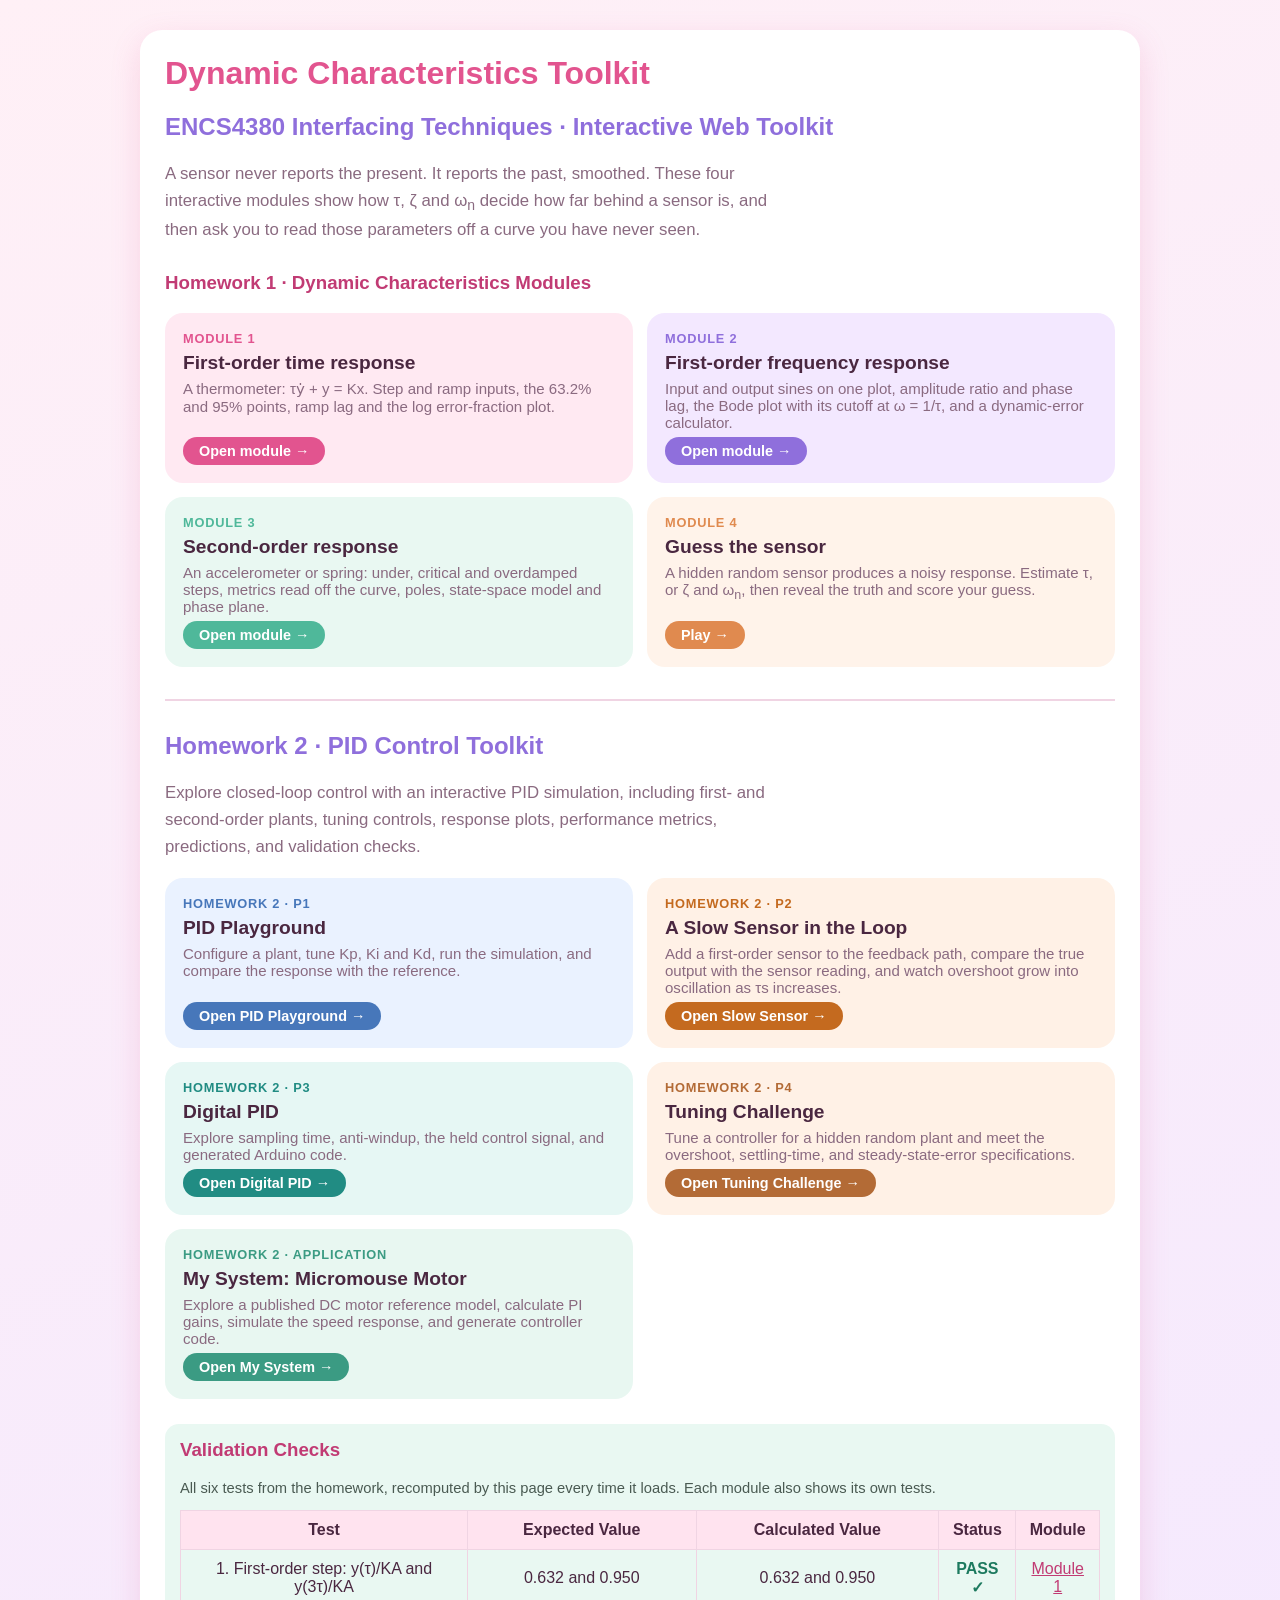
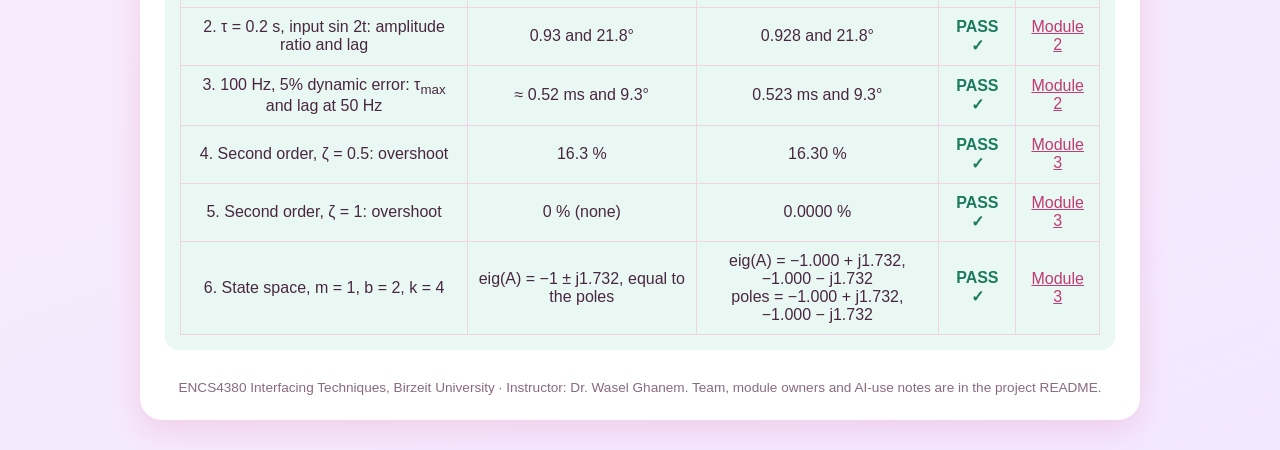
<file: index.html>
<!DOCTYPE html>
<html lang="en">

<head>
    <meta charset="UTF-8">
    <meta name="viewport" content="width=device-width, initial-scale=1.0">

    <title>Dynamic Characteristics Toolkit | ENCS4380</title>

    <style>
        /* ---------- Shared toolkit design (Module 2 style) ---------- */
        * { box-sizing: border-box; }

        body {
            font-family: "Segoe UI", Arial, sans-serif;
            margin: 0;
            padding: 30px 12px;
            color: #4a2740;
            background: linear-gradient(160deg, #fff0f6, #f3e8ff);
            min-height: 100vh;
        }

        .container {
            max-width: 1000px;
            margin: auto;
            background-color: white;
            padding: 25px;
            border-radius: 22px;
            box-shadow: 0 10px 30px rgba(226, 84, 143, 0.18);
        }

        h1 { color: #e2548f; margin-top: 0; }
        h2 { color: #8f6fdc; }
        h3 { margin-top: 0; color: #c13b74; }

        a { color: #c13b74; }

        .crumbs {
            font-size: 0.9rem;
            color: #8a6a80;
            margin: 0 0 8px;
        }

        .control { margin-bottom: 20px; }

        label { font-weight: bold; }

        input[type="range"] {
            width: 260px;
            max-width: 60%;
            accent-color: #e2548f;
            vertical-align: middle;
        }

        .value {
            font-weight: bold;
            color: #e2548f;
        }

        .infoBox {
            background-color: #f3e8ff;
            padding: 15px;
            margin-top: 15px;
            border-radius: 14px;
            line-height: 1.8;
        }

        .predictBox {
            background-color: #ffe9f2;
            border: 2px dashed #f7b6d2;
            padding: 15px;
            margin-top: 25px;
            border-radius: 14px;
        }

        .calcBox {
            background-color: #fff3ea;
            padding: 15px;
            margin-top: 25px;
            border-radius: 14px;
        }

        .validationBox {
            background-color: #e9f8f2;
            padding: 15px;
            margin-top: 25px;
            border-radius: 14px;
        }

        button {
            padding: 8px 18px;
            cursor: pointer;
            margin-top: 10px;
            border: none;
            border-radius: 999px;
            background-color: #e2548f;
            color: white;
            font-weight: bold;
            font-family: inherit;
        }

        button:hover { background-color: #c13b74; }

        input[type="text"],
        input[type="number"],
        select {
            padding: 7px;
            border: 2px solid #f0d4e3;
            border-radius: 10px;
            font-family: inherit;
            color: #4a2740;
            background: white;
        }

        input[type="text"] { width: 300px; max-width: 90%; }
        input[type="number"] { width: 110px; }

        .tableWrap { overflow-x: auto; }

        table {
            width: 100%;
            border-collapse: collapse;
            margin-top: 10px;
        }

        th, td {
            border: 1px solid #f0d4e3;
            padding: 10px;
            text-align: center;
        }

        th { background-color: #ffe3ef; }

        .pass { color: #1d7a5f; font-weight: bold; }
        .fail { color: #b3263f; font-weight: bold; }

        footer {
            margin-top: 30px;
            font-size: 0.85rem;
            color: #8a6a80;
            text-align: center;
        }

        @media (max-width: 600px) {
            body { padding: 0; }
            .container { border-radius: 0; padding: 16px; }
            input[type="range"] { width: 100%; max-width: 100%; }
        }

        /* ---------- Home page ---------- */
        .lede { max-width: 66ch; color: #8a6a80; font-size: 1.05rem; line-height: 1.6; }
        .cards { display: grid; grid-template-columns: repeat(2, minmax(0, 1fr)); gap: 14px; }
        @media (max-width: 700px) { .cards { grid-template-columns: 1fr; } }
        .card {
            display: flex; flex-direction: column; gap: 6px; text-decoration: none; color: #4a2740;
            background: var(--bg); border-radius: 18px; padding: 18px;
            transition: transform .15s, box-shadow .15s;
        }
        .card:hover { transform: translateY(-2px); box-shadow: 0 8px 20px rgba(226, 84, 143, 0.18); }
        .card .num { font-size: .8rem; font-weight: bold; letter-spacing: .06em; color: var(--c); }
        .card h3 { margin: 0; color: #4a2740; font-size: 1.2rem; }
        .card p { margin: 0; color: #8a6a80; font-size: .94rem; }
        .card .go {
            align-self: flex-start; margin-top: auto; padding: 6px 16px; border-radius: 999px;
            background: var(--c); color: white; font-weight: bold; font-size: .9rem;
        }
        .validationBox p { margin: 0 0 4px; color: #4a5a52; font-size: .92rem; }
        @media (prefers-reduced-motion: reduce) { * { transition: none !important; } }
    </style>
</head>

<body>

<div class="container">

    <h1>Dynamic Characteristics Toolkit</h1>

    <h2>ENCS4380 Interfacing Techniques · Interactive Web Toolkit</h2>

    <p class="lede">
        A sensor never reports the present. It reports the past, smoothed.
        These four interactive modules show how τ, ζ and ω<sub>n</sub> decide how far behind a sensor is,
        and then ask you to read those parameters off a curve you have never seen.
    </p>


    <!-- Modules -->

    <h3 style="margin-top: 28px;">Homework 1 · Dynamic Characteristics Modules</h3>

    <div class="cards">
        <a class="card" href="module1.html" style="--c:#e2548f; --bg:#ffe9f2">
            <span class="num">MODULE 1</span>
            <h3>First-order time response</h3>
            <p>A thermometer: τẏ + y = Kx. Step and ramp inputs, the 63.2% and 95% points, ramp lag and the log error-fraction plot.</p>
            <span class="go">Open module →</span>
        </a>
        <a class="card" href="module2.html" style="--c:#8f6fdc; --bg:#f3e8ff">
            <span class="num">MODULE 2</span>
            <h3>First-order frequency response</h3>
            <p>Input and output sines on one plot, amplitude ratio and phase lag, the Bode plot with its cutoff at ω = 1/τ, and a dynamic-error calculator.</p>
            <span class="go">Open module →</span>
        </a>
        <a class="card" href="Module3.html" style="--c:#4fb89a; --bg:#e9f8f2">
            <span class="num">MODULE 3</span>
            <h3>Second-order response</h3>
            <p>An accelerometer or spring: under, critical and overdamped steps, metrics read off the curve, poles, state-space model and phase plane.</p>
            <span class="go">Open module →</span>
        </a>
        <a class="card" href="module4.html" style="--c:#e08a4f; --bg:#fff3ea">
            <span class="num">MODULE 4</span>
            <h3>Guess the sensor</h3>
            <p>A hidden random sensor produces a noisy response. Estimate τ, or ζ and ω<sub>n</sub>, then reveal the truth and score your guess.</p>
            <span class="go">Play →</span>
        </a>
    </div>


   <!-- Homework 2: PID Control -->
    <section aria-labelledby="hw2-title" style="margin-top:32px;padding-top:12px;border-top:2px solid #f0d4e3;">
        <h2 id="hw2-title">Homework 2 · PID Control Toolkit</h2>
        <p class="lede">Explore closed-loop control with an interactive PID simulation, including first- and second-order plants, tuning controls, response plots, performance metrics, predictions, and validation checks.</p>
        <div class="cards">
            <a class="card" href="pid-playground.html" style="--c:#4777ba;--bg:#eaf2ff;">
                <span class="num">HOMEWORK 2 · P1</span>
                <h3>PID Playground</h3>
                <p>Configure a plant, tune Kp, Ki and Kd, run the simulation, and compare the response with the reference.</p>
                <span class="go">Open PID Playground →</span>
            </a>
            <a class="card" href="pid-slow-sensor.html" style="--c:#c46a1f;--bg:#fff1e6;">
                <span class="num">HOMEWORK 2 · P2</span>
                <h3>A Slow Sensor in the Loop</h3>
                <p>Add a first-order sensor to the feedback path, compare the true output with the sensor reading, and watch overshoot grow into oscillation as τs increases.</p>
                <span class="go">Open Slow Sensor →</span>
            </a>
            <a class="card" href="pid-digital.html" style="--c:#218c83;--bg:#e6f7f4;">
                <span class="num">HOMEWORK 2 · P3</span>
                <h3>Digital PID</h3>
                <p>Explore sampling time, anti-windup, the held control signal, and generated Arduino code.</p>
                <span class="go">Open Digital PID →</span>
            </a>
            <a class="card" href="pid-tuning-challenge.html" style="--c:#b36b36;--bg:#fff1e6;">
                <span class="num">HOMEWORK 2 · P4</span>
                <h3>Tuning Challenge</h3>
                <p>Tune a controller for a hidden random plant and meet the overshoot, settling-time, and steady-state-error specifications.</p>
                <span class="go">Open Tuning Challenge →</span>
            </a>
            <a class="card" href="my-system.html" style="--c:#3b9b83;--bg:#e8f7f1;">
                <span class="num">HOMEWORK 2 · APPLICATION</span>
                <h3>My System: Micromouse Motor</h3>
                <p>Explore a published DC motor reference model, calculate PI gains, simulate the speed response, and generate controller code.</p>
                <span class="go">Open My System →</span>
            </a>
        </div>
    </section>

    <!-- Validation -->

    <div class="validationBox">

        <h3>Validation Checks</h3>

        <p>All six tests from the homework, recomputed by this page every time it loads. Each module also shows its own tests.</p>

        <div class="tableWrap">
            <table>
                <thead>
                    <tr><th>Test</th><th>Expected Value</th><th>Calculated Value</th><th>Status</th><th>Module</th></tr>
                </thead>
                <tbody id="valBody"></tbody>
            </table>
        </div>

    </div>

    <footer>
        ENCS4380 Interfacing Techniques, Birzeit University · Instructor: Dr. Wasel Ghanem.
        Team, module owners and AI-use notes are in the project README.
    </footer>

</div>

<script>
"use strict";
const fmt = (v, d = 3) => v.toFixed(d).replace("-", "−");

/* Test 1: first-order step y(t) = K(1 - e^(-t/τ)), read off a sampled curve */
function firstStep(t, K, tau){ return K * (1 - Math.exp(-t / tau)); }
function sampleAt(fn, tEnd, N, tq){
  const h = tEnd / N;
  const i = Math.floor(tq / h), t0 = i * h;
  const y0 = fn(t0), y1 = fn(t0 + h);
  return y0 + (y1 - y0) * (tq - t0) / h;
}

/* Test 2 and 3: first-order frequency response */
const mag = (w, tau) => 1 / Math.sqrt(1 + (w * tau) ** 2);
const lagDeg = (w, tau) => Math.atan(w * tau) * 180 / Math.PI;
const tauMax = (f, e) => Math.sqrt(1 / (1 - e) ** 2 - 1) / (2 * Math.PI * f);

/* Test 4 and 5: second-order unit step, overshoot read off a sampled curve */
function step2(t, z, wn){
  if (Math.abs(z - 1) < 1e-9) return 1 - (1 + wn * t) * Math.exp(-wn * t);
  const s = Math.sqrt(1 - z * z), wd = wn * s;
  return 1 - Math.exp(-z * wn * t) / s * Math.sin(wd * t + Math.acos(z));
}
function overshoot(z, wn){
  const tEnd = 10 / (z * wn), N = 20000;
  let yMax = 0;
  for (let i = 0; i <= N; i++) yMax = Math.max(yMax, step2(tEnd * i / N, z, wn));
  return Math.max(0, (yMax - 1) * 100);
}

/* Test 6: eigenvalues of A from trace and determinant */
function eig2(A){
  const tr = A[0][0] + A[1][1], det = A[0][0] * A[1][1] - A[0][1] * A[1][0];
  const disc = tr * tr / 4 - det;
  if (disc >= 0){ const q = Math.sqrt(disc); return [{re:tr/2+q, im:0}, {re:tr/2-q, im:0}]; }
  const q = Math.sqrt(-disc); return [{re:tr/2, im:q}, {re:tr/2, im:-q}];
}
const cplx = q => Math.abs(q.im) < 1e-12 ? fmt(q.re) : `${fmt(q.re)} ${q.im >= 0 ? "+" : "−"} j${fmt(Math.abs(q.im))}`;

const rows = [];
{
  const K = 1, tau = 2, f = t => firstStep(t, K, tau);
  const a = sampleAt(f, 10 * tau, 300, tau) / K, b = sampleAt(f, 10 * tau, 300, 3 * tau) / K;
  rows.push(["1. First-order step: y(τ)/KA and y(3τ)/KA", "0.632 and 0.950",
             `${fmt(a)} and ${fmt(b)}`, Math.abs(a - 0.632) < 0.005 && Math.abs(b - 0.95) < 0.005, 1]);
}
{
  const M = mag(2, 0.2), p = lagDeg(2, 0.2);
  rows.push(["2. τ = 0.2 s, input sin 2t: amplitude ratio and lag", "0.93 and 21.8°",
             `${fmt(M)} and ${fmt(p, 1)}°`, Math.abs(M - 0.93) < 0.005 && Math.abs(p - 21.8) < 0.05, 2]);
}
{
  const tm = tauMax(100, 0.05), p = lagDeg(2 * Math.PI * 50, tm);
  rows.push(["3. 100 Hz, 5% dynamic error: τ<sub>max</sub> and lag at 50 Hz", "≈ 0.52 ms and 9.3°",
             `${fmt(tm * 1000)} ms and ${fmt(p, 1)}°`, Math.abs(tm * 1000 - 0.52) < 0.01 && Math.abs(p - 9.3) < 0.05, 2]);
}
{
  const os = overshoot(0.5, 2);
  rows.push(["4. Second order, ζ = 0.5: overshoot", "16.3 %", `${fmt(os, 2)} %`, Math.abs(os - 16.3) < 0.1, 3]);
}
{
  const os = overshoot(1, 2);
  rows.push(["5. Second order, ζ = 1: overshoot", "0 % (none)", `${fmt(os, 4)} %`, os < 1e-3, 3]);
}
{
  const m = 1, b = 2, k = 4, A = [[0, 1], [-k / m, -b / m]];
  const e = eig2(A).sort((p, q) => q.im - p.im);
  const z = b / (2 * Math.sqrt(m * k)), wn = Math.sqrt(k / m), wd = wn * Math.sqrt(1 - z * z);
  const poles = [{re:-z * wn, im:wd}, {re:-z * wn, im:-wd}];
  const ok = e.every((q, i) => Math.hypot(q.re - poles[i].re, q.im - poles[i].im) < 1e-9)
          && Math.abs(e[0].re + 1) < 1e-3 && Math.abs(e[0].im - Math.sqrt(3)) < 1e-3;
  rows.push(["6. State space, m = 1, b = 2, k = 4", "eig(A) = −1 ± j1.732, equal to the poles",
             `eig(A) = ${e.map(cplx).join(", ")}<br>poles = ${poles.map(cplx).join(", ")}`, ok, 3]);
}

document.getElementById("valBody").innerHTML = rows.map(([name, exp, got, pass, mod]) => `
  <tr><td>${name}</td><td>${exp}</td><td class="num">${got}</td>
  <td class="${pass ? "pass" : "fail"}">${pass ? "PASS ✓" : "FAIL ✗"}</td>
  <td><a href="${mod === 3 ? "Module3" : "module" + mod}.html">Module ${mod}</a></td></tr>`).join("");
</script>

</body>

</html>
</file>
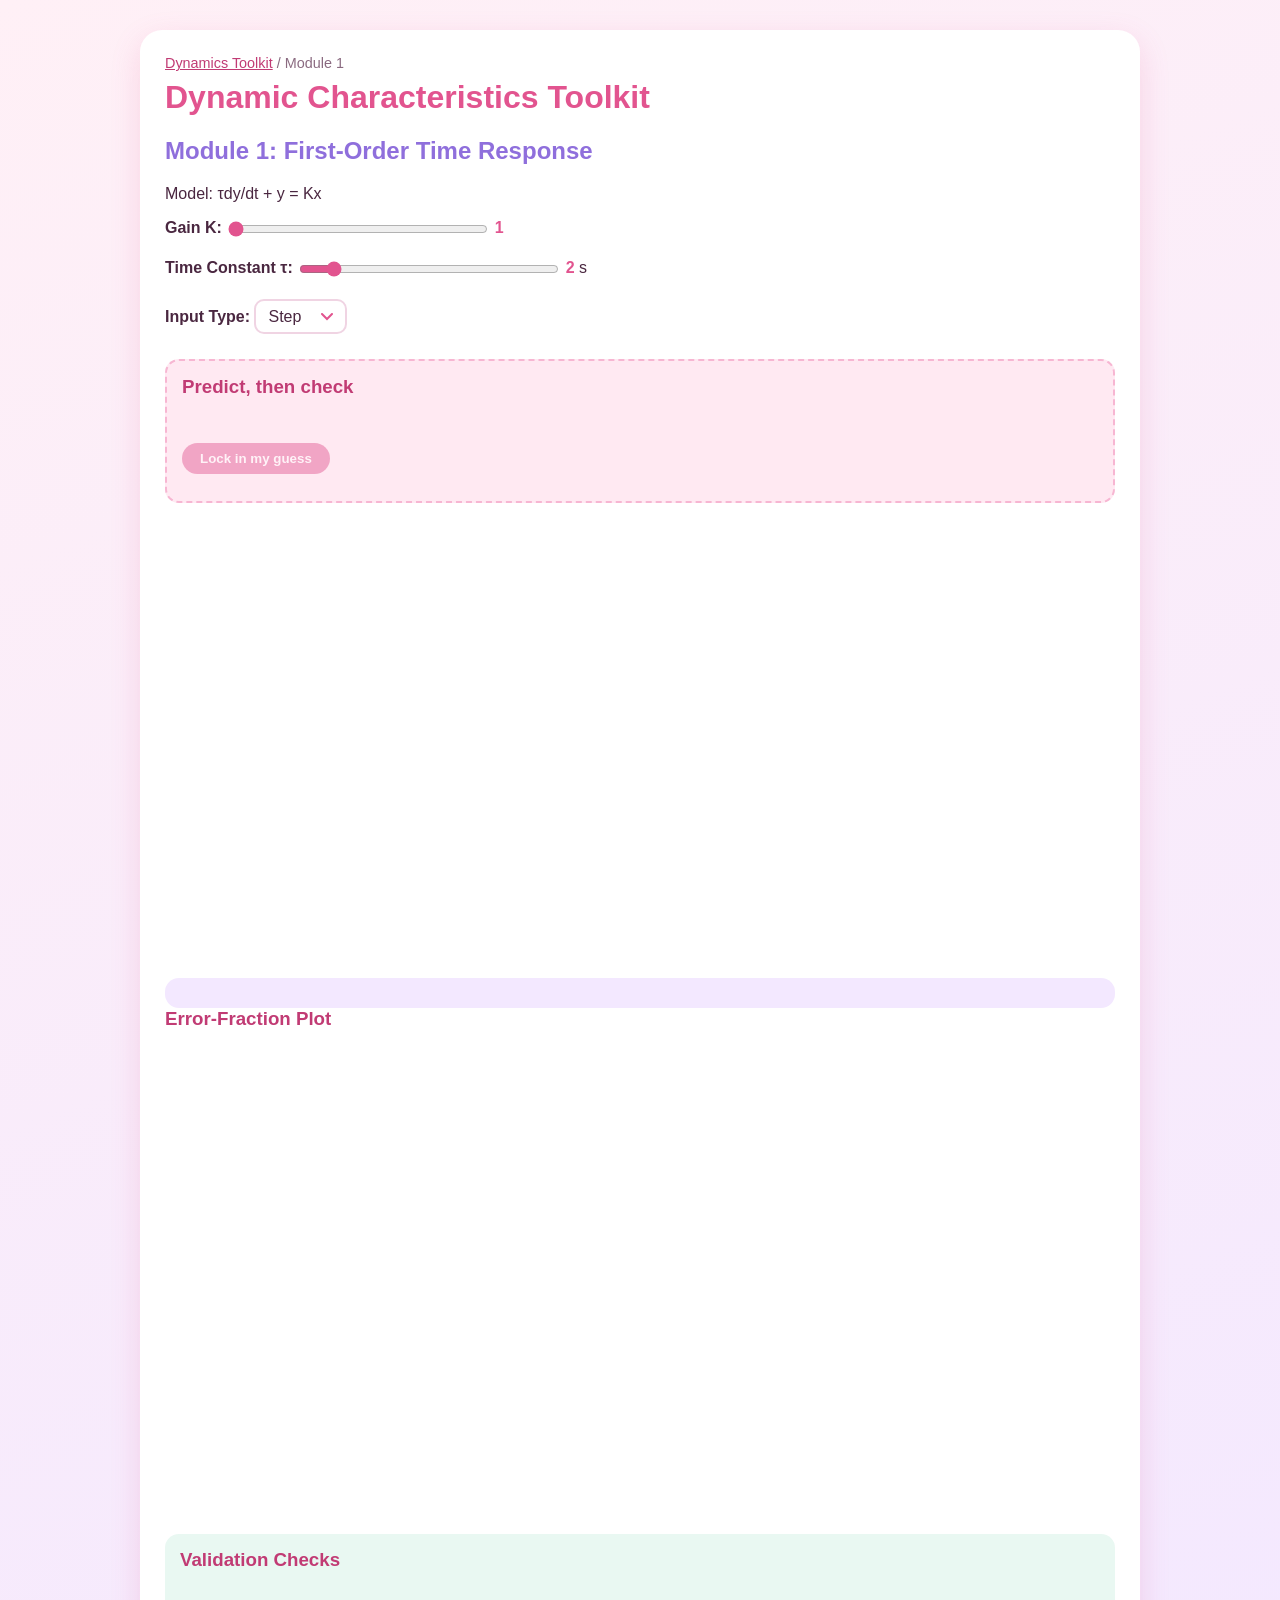
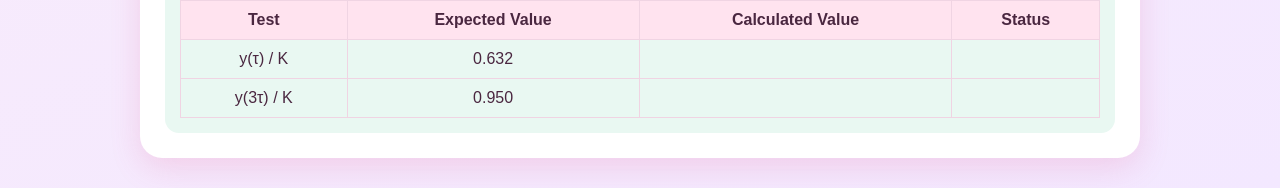
<file: module1.html>
<!DOCTYPE html>
<html lang="en">

<head>
    <meta charset="UTF-8">
    <meta name="viewport" content="width=device-width, initial-scale=1.0">

    <title>ENCS4380 Homework 1 - Module 1</title>

    <script src="https://cdn.plot.ly/plotly-2.35.2.min.js"></script>

    <style>
        /* ---------- Shared toolkit design (Module 2 style) ---------- */
        * { box-sizing: border-box; }

        body {
            font-family: "Segoe UI", Arial, sans-serif;
            margin: 0;
            padding: 30px 12px;
            color: #4a2740;
            background: linear-gradient(160deg, #fff0f6, #f3e8ff);
            min-height: 100vh;
        }

        .container {
            max-width: 1000px;
            margin: auto;
            background-color: white;
            padding: 25px;
            border-radius: 22px;
            box-shadow: 0 10px 30px rgba(226, 84, 143, 0.18);
        }

        h1 { color: #e2548f; margin-top: 0; }
        h2 { color: #8f6fdc; }
        h3 { margin-top: 0; color: #c13b74; }

        a { color: #c13b74; }

        .crumbs {
            font-size: 0.9rem;
            color: #8a6a80;
            margin: 0 0 8px;
        }

        .control { margin-bottom: 20px; }

        label { font-weight: bold; }

        input[type="range"] {
            width: 260px;
            max-width: 60%;
            accent-color: #e2548f;
            vertical-align: middle;
        }

        .value {
            font-weight: bold;
            color: #e2548f;
        }

        .infoBox {
            background-color: #f3e8ff;
            padding: 15px;
            margin-top: 15px;
            border-radius: 14px;
            line-height: 1.8;
        }

        .predictBox {
            background-color: #ffe9f2;
            border: 2px dashed #f7b6d2;
            padding: 15px;
            margin-top: 25px;
            border-radius: 14px;
        }

        .calcBox {
            background-color: #fff3ea;
            padding: 15px;
            margin-top: 25px;
            border-radius: 14px;
        }

        .validationBox {
            background-color: #e9f8f2;
            padding: 15px;
            margin-top: 25px;
            border-radius: 14px;
        }

        button {
            padding: 8px 18px;
            cursor: pointer;
            margin-top: 10px;
            border: none;
            border-radius: 999px;
            background-color: #e2548f;
            color: white;
            font-weight: bold;
            font-family: inherit;
        }

        button:hover { background-color: #c13b74; }

        input[type="text"],
        input[type="number"],
        select {
            padding: 7px;
            border: 2px solid #f0d4e3;
            border-radius: 10px;
            font-family: inherit;
            color: #4a2740;
            background: white;
        }

        input[type="text"] { width: 300px; max-width: 90%; }
        input[type="number"] { width: 110px; }

        .tableWrap { overflow-x: auto; }

        table {
            width: 100%;
            border-collapse: collapse;
            margin-top: 10px;
        }

        th, td {
            border: 1px solid #f0d4e3;
            padding: 10px;
            text-align: center;
        }

        th { background-color: #ffe3ef; }

        .pass { color: #1d7a5f; font-weight: bold; }
        .fail { color: #b3263f; font-weight: bold; }

        footer {
            margin-top: 30px;
            font-size: 0.85rem;
            color: #8a6a80;
            text-align: center;
        }

        @media (max-width: 600px) {
            body { padding: 0; }
            .container { border-radius: 0; padding: 16px; }
            input[type="range"] { width: 100%; max-width: 100%; }
        }

        #responsePlot, #errorPlot { width: 100%; height: 460px; }
        @media (max-width: 600px) { #responsePlot, #errorPlot { height: 360px; } }

        select {
            font-size: 1rem;
            -webkit-appearance: none;
            appearance: none;
            padding: 7px 34px 7px 12px;
            cursor: pointer;
            background: white url("data:image/svg+xml,%3Csvg xmlns='http://www.w3.org/2000/svg' width='12' height='8' viewBox='0 0 12 8'%3E%3Cpath d='M1 1l5 5 5-5' fill='none' stroke='%23e2548f' stroke-width='2' stroke-linecap='round'/%3E%3C/svg%3E") no-repeat right 12px center;
        }

        /* ---------- Predict, then check quiz ---------- */
        .quizTop { display: flex; justify-content: space-between; color: #8a6a80; font-size: 0.9rem; }
        .quizQ { font-weight: bold; margin: 8px 0 12px; }
        .quizOpts { display: grid; gap: 8px; margin-bottom: 4px; }
        .quizOpts label {
            display: flex; gap: 10px; align-items: flex-start; font-weight: normal;
            background: white; border: 2px solid #f0d4e3; border-radius: 12px; padding: 9px 12px; cursor: pointer;
        }
        .quizOpts input { margin-top: 4px; accent-color: #e2548f; }
        .quizOpts label.right { border-color: #1d7a5f; background: #e9f8f2; }
        .quizOpts label.wrong { border-color: #b3263f; background: #ffe3ef; }
        .quizButtons { display: flex; gap: 8px; flex-wrap: wrap; }
        button:disabled { opacity: 0.45; cursor: not-allowed; }
        button:disabled:hover { background-color: #e2548f; }
        button.secondary { background: white; color: #c13b74; border: 2px solid #f7b6d2; }
        button.secondary:hover { background: #fff0f6; }
        #quizExplain { margin: 12px 0 0; }
    </style>

</head>

<body>

<div class="container">

    <nav class="crumbs"><a href="index.html">Dynamics Toolkit</a> / Module 1</nav>

    <h1>Dynamic Characteristics Toolkit</h1>

    <h2>Module 1: First-Order Time Response</h2>

    <p>
        Model:
        τdy/dt + y = Kx
    </p>

    <div class="control">

        <label for="kSlider">Gain K:</label>

        <input
            type="range"
            id="kSlider"
            min="1"
            max="10"
            value="1"
            step="1">

        <span class="value" id="kValue">1</span>

    </div>


    <div class="control">

        <label for="tauSlider">Time Constant τ:</label>

        <input
            type="range"
            id="tauSlider"
            min="1"
            max="10"
            value="2"
            step="1">

        <span class="value" id="tauValue">2</span> s

    </div>


    <div class="control">

        <label for="inputType">Input Type:</label>

        <select id="inputType">

            <option value="step">Step</option>

            <option value="ramp">Ramp</option>

        </select>

    </div>


    <!-- Predict then check: commit to an answer, then run the experiment -->

    <div class="predictBox">

        <h3>Predict, then check</h3>

        <div class="quizTop">
            <span id="quizCount"></span>
            <span id="quizScore"></span>
        </div>

        <p class="quizQ" id="quizQuestion"></p>

        <div class="quizOpts" id="quizOptions"></div>

        <div class="quizButtons">
            <button id="quizLock" disabled>Lock in my guess</button>
            <button id="quizRun" class="secondary" hidden>Run the experiment</button>
            <button id="quizNext" class="secondary" hidden>Next question</button>
        </div>

        <p id="quizExplain" aria-live="polite"></p>

    </div>


    <!-- Main response plot -->

    <div id="responsePlot"></div>


    <!-- Ramp information -->

    <div
        id="rampInfo"
        class="infoBox">
    </div>


    <!-- Error fraction -->

    <h3 id="errorTitle">
        Error-Fraction Plot
    </h3>

    <div id="errorPlot"></div>


    <!-- Validation -->

    <div class="validationBox">

        <h3>Validation Checks</h3>

        <div class="tableWrap">
        <table>

            <tr>
                <th>Test</th>
                <th>Expected Value</th>
                <th>Calculated Value</th>
                <th>Status</th>
            </tr>

            <tr>

                <td>y(τ) / K</td>

                <td>0.632</td>

                <td id="validationTau"></td>

                <td id="statusTau"></td>

            </tr>

            <tr>

                <td>y(3τ) / K</td>

                <td>0.950</td>

                <td id="validation3Tau"></td>

                <td id="status3Tau"></td>

            </tr>

        </table>
        </div>

    </div>

</div>


<script>

    const kSlider =
        document.getElementById("kSlider");

    const tauSlider =
        document.getElementById("tauSlider");

    const inputType =
        document.getElementById("inputType");

    const kValue =
        document.getElementById("kValue");

    const tauValue =
        document.getElementById("tauValue");


    /* Colors and plot style shared with Module 2 */

    const ROSE = "#e2548f";
    const LILAC = "#8f6fdc";
    const MINT = "#4fb89a";

    function styleLayout(layout) {
        layout.paper_bgcolor = "rgba(0,0,0,0)";
        layout.plot_bgcolor = "#fffafc";
        layout.font = { color: "#4a2740" };
        layout.legend = { orientation: "h", y: -0.25 };
        layout.margin = { t: 50, r: 20, b: 60, l: 60 };
        layout.xaxis.gridcolor = "#f5dce8";
        layout.yaxis.gridcolor = "#f5dce8";
        return layout;
    }


    function drawPlot() {

        const K =
            parseFloat(kSlider.value);

        const tau =
            parseFloat(tauSlider.value);


        let t = [];

        let y = [];

        let input = [];

        let errorFraction = [];


        /*
            Generate points from
            t = 0 to t = 10τ.

            This guarantees that
            τ and 3τ are visible.
        */

        const maxTime = 10 * tau;

        const numberOfPoints = 300;


        for (
            let i = 0;
            i <= numberOfPoints;
            i++
        ) {

            const time =
                (i / numberOfPoints) * maxTime;

            t.push(time);


            if (
                inputType.value === "step"
            ) {

                /*
                    Step response:

                    y(t) =
                    K(1 - e^(-t/τ))

                    Unit step amplitude A = 1
                */

                const output =
                    K *
                    (
                        1 -
                        Math.exp(-time / tau)
                    );

                y.push(output);

                input.push(K);


                /*
                    Error fraction:

                    (K - y) / K
                    = e^(-t/τ)
                */

                const error =
                    Math.exp(-time / tau);

                errorFraction.push(error);

            }

            else {

                /*
                    Ramp response:

                    x(t) = t

                    y(t) =
                    K[
                        t - τ
                        + τe^(-t/τ)
                    ]
                */

                const output =
                    K *
                    (
                        time
                        - tau
                        + tau *
                        Math.exp(-time / tau)
                    );

                y.push(output);

                input.push(K * time);

            }
        }


        /*
            OUTPUT RESPONSE
        */

        const outputTrace = {

            x: t,

            y: y,

            mode: "lines",

            name: "Output y(t)",

            line: { color: ROSE, width: 3 }

        };


        let traces = [];


        /*
            STEP
        */

        if (
            inputType.value === "step"
        ) {

            const inputTrace = {

                x: t,

                y: input,

                mode: "lines",

                name: "Final Value KA",

                line: { color: LILAC, width: 2, dash: "dash" }

            };


            /*
                Important points
            */

            const yTau =
                K *
                (
                    1 -
                    Math.exp(-1)
                );


            const y3Tau =
                K *
                (
                    1 -
                    Math.exp(-3)
                );


            const markerTrace = {

                x: [
                    tau,
                    3 * tau
                ],

                y: [
                    yTau,
                    y3Tau
                ],

                mode:
                    "markers+text",

                name:
                    "Important Points",

                text: [

                    "63.2% at t = τ",

                    "95% at t = 3τ"

                ],

                textposition:
                    "top center",

                marker: {
                    size: 11,
                    color: MINT
                }

            };


            traces = [

                inputTrace,

                outputTrace,

                markerTrace

            ];


            document
                .getElementById(
                    "rampInfo"
                )
                .innerHTML = "";


            /*
                Hide the empty ramp box
                in step mode.
            */

            document
                .getElementById(
                    "rampInfo"
                )
                .style.display =
                "none";


            document
                .getElementById(
                    "errorTitle"
                )
                .style.display =
                "block";


            document
                .getElementById(
                    "errorPlot"
                )
                .style.display =
                "block";


            /*
                Error-fraction plot
            */

            const errorTrace = {

                x: t,

                y: errorFraction,

                mode: "lines",

                name:
                    "Error Fraction",

                line: { color: LILAC, width: 3 }

            };


            const errorLayout = {

                title:
                    "Error Fraction vs Time",

                xaxis: {

                    title:
                        "Time (s)"

                },

                yaxis: {

                    title:
                        "(KA - y) / KA",

                    type: "log"

                },

                annotations: [

                    {

                        x:
                            5 * tau,

                        /*
                            On a log axis Plotly expects
                            log10 of the position.
                        */
                        y:
                            Math.log10(Math.exp(-5)),

                        yshift: 14,

                        text:
                            "Slope = -1/τ = " +
                            (
                                -1 / tau
                            ).toFixed(3),

                        showarrow:
                            false

                    }

                ]

            };


            Plotly.newPlot(

                "errorPlot",

                [errorTrace],

                styleLayout(errorLayout),

                { responsive: true }

            );

        }


        /*
            RAMP
        */

        else {

            const inputTrace = {

                x: t,

                y: input,

                mode: "lines",

                name:
                    "Input Ramp Kx(t)",

                line: { color: LILAC, width: 2 }

            };


            traces = [

                inputTrace,

                outputTrace

            ];


            /*
                Ramp lag and
                steady-state error
            */

            const steadyStateError =
                K * tau;


            document
                .getElementById(
                    "rampInfo"
                )
                .innerHTML =

                "<b>Ramp Lag:</b> τ = "
                + tau
                + " s"

                + "<br><br>"

                + "<b>Steady-State Error:</b> "
                + "Kτ = "
                + steadyStateError
                    .toFixed(2);


            document
                .getElementById(
                    "rampInfo"
                )
                .style.display =
                "block";


            /*
                Hide error plot
                for ramp.
            */

            document
                .getElementById(
                    "errorTitle"
                )
                .style.display =
                "none";


            document
                .getElementById(
                    "errorPlot"
                )
                .style.display =
                "none";

        }


        /*
            Main plot
        */

        const layout = {

            title:

                inputType.value === "step"

                ? "First-Order Step Response"

                : "First-Order Ramp Response",


            xaxis: {

                title:
                    "Time (s)"

            },


            yaxis: {

                title:
                    "Amplitude"

            }

        };


        Plotly.newPlot(

            "responsePlot",

            traces,

            styleLayout(layout),

            { responsive: true }

        );


        /*
            Validation
        */

        runValidation(
            K,
            tau
        );

    }


    function runValidation(
        K,
        tau
    ) {

        /*
            Expected:
            y(τ) = 0.632 KA
        */

        const yTau =
            K *
            (
                1 -
                Math.exp(-1)
            );


        const ratioTau =
            yTau / K;


        /*
            Expected:
            y(3τ) = 0.95 KA
        */

        const y3Tau =
            K *
            (
                1 -
                Math.exp(-3)
            );


        const ratio3Tau =
            y3Tau / K;


        document
            .getElementById(
                "validationTau"
            )
            .textContent =
            ratioTau.toFixed(3);


        document
            .getElementById(
                "validation3Tau"
            )
            .textContent =
            ratio3Tau.toFixed(3);


        /*
            PASS / FAIL
        */

        const statusTauPass =
            Math.abs(
                ratioTau - 0.632
            ) < 0.005;

        const statusTauCell =
            document.getElementById("statusTau");

        statusTauCell.textContent =
            statusTauPass ? "PASS ✓" : "FAIL ✗";

        statusTauCell.className =
            statusTauPass ? "pass" : "fail";


        const status3TauPass =
            Math.abs(
                ratio3Tau - 0.95
            ) < 0.005;

        const status3TauCell =
            document.getElementById("status3Tau");

        status3TauCell.textContent =
            status3TauPass ? "PASS ✓" : "FAIL ✗";

        status3TauCell.className =
            status3TauPass ? "pass" : "fail";

    }


    /*
        Predict then check

        Each question: the user commits to an answer,
        then "Run the experiment" moves the sliders
        on their own so the plot shows the result.
    */

    const quizQuestions = [
        {
            question: "Step input, K = 1. If τ doubles from 2 s to 4 s, the time to reach 63.2% of the final value will…",
            options: ["halve", "stay the same", "double"],
            correct: 2,
            explain: "y(τ) = K(1 − e⁻¹) = 0.632K, so the 63.2% point is always at t = τ. Doubling τ doubles that time (2 s → 4 s). The final value does not change.",
            start: { K: 1, tau: 2, type: "step" },
            end: { tau: 4 }
        },
        {
            question: "Step input, τ = 2 s. If K goes from 1 to 3, the time to reach 63.2% of the final value will…",
            options: ["get shorter", "stay the same", "get longer"],
            correct: 1,
            explain: "K only scales the output: the final value triples (1 → 3), but y(t)/K = 1 − e^(−t/τ) does not depend on K. The 63.2% point stays at t = τ = 2 s.",
            start: { K: 1, tau: 2, type: "step" },
            end: { K: 3 }
        },
        {
            question: "Ramp input x(t) = t, K = 1, τ = 3 s. After the start-up transient, the output follows the input…",
            options: ["with no delay: it catches up", "with a constant delay of 3 s", "with a delay that keeps growing"],
            correct: 1,
            explain: "For a ramp, y(t) = K(t − τ + τe^(−t/τ)). Once the exponential dies out, y(t) = K(t − τ): the same line shifted right by τ = 3 s. The steady-state error is Kτ = 3.",
            start: { K: 1, tau: 1, type: "ramp" },
            end: { tau: 3 }
</file>
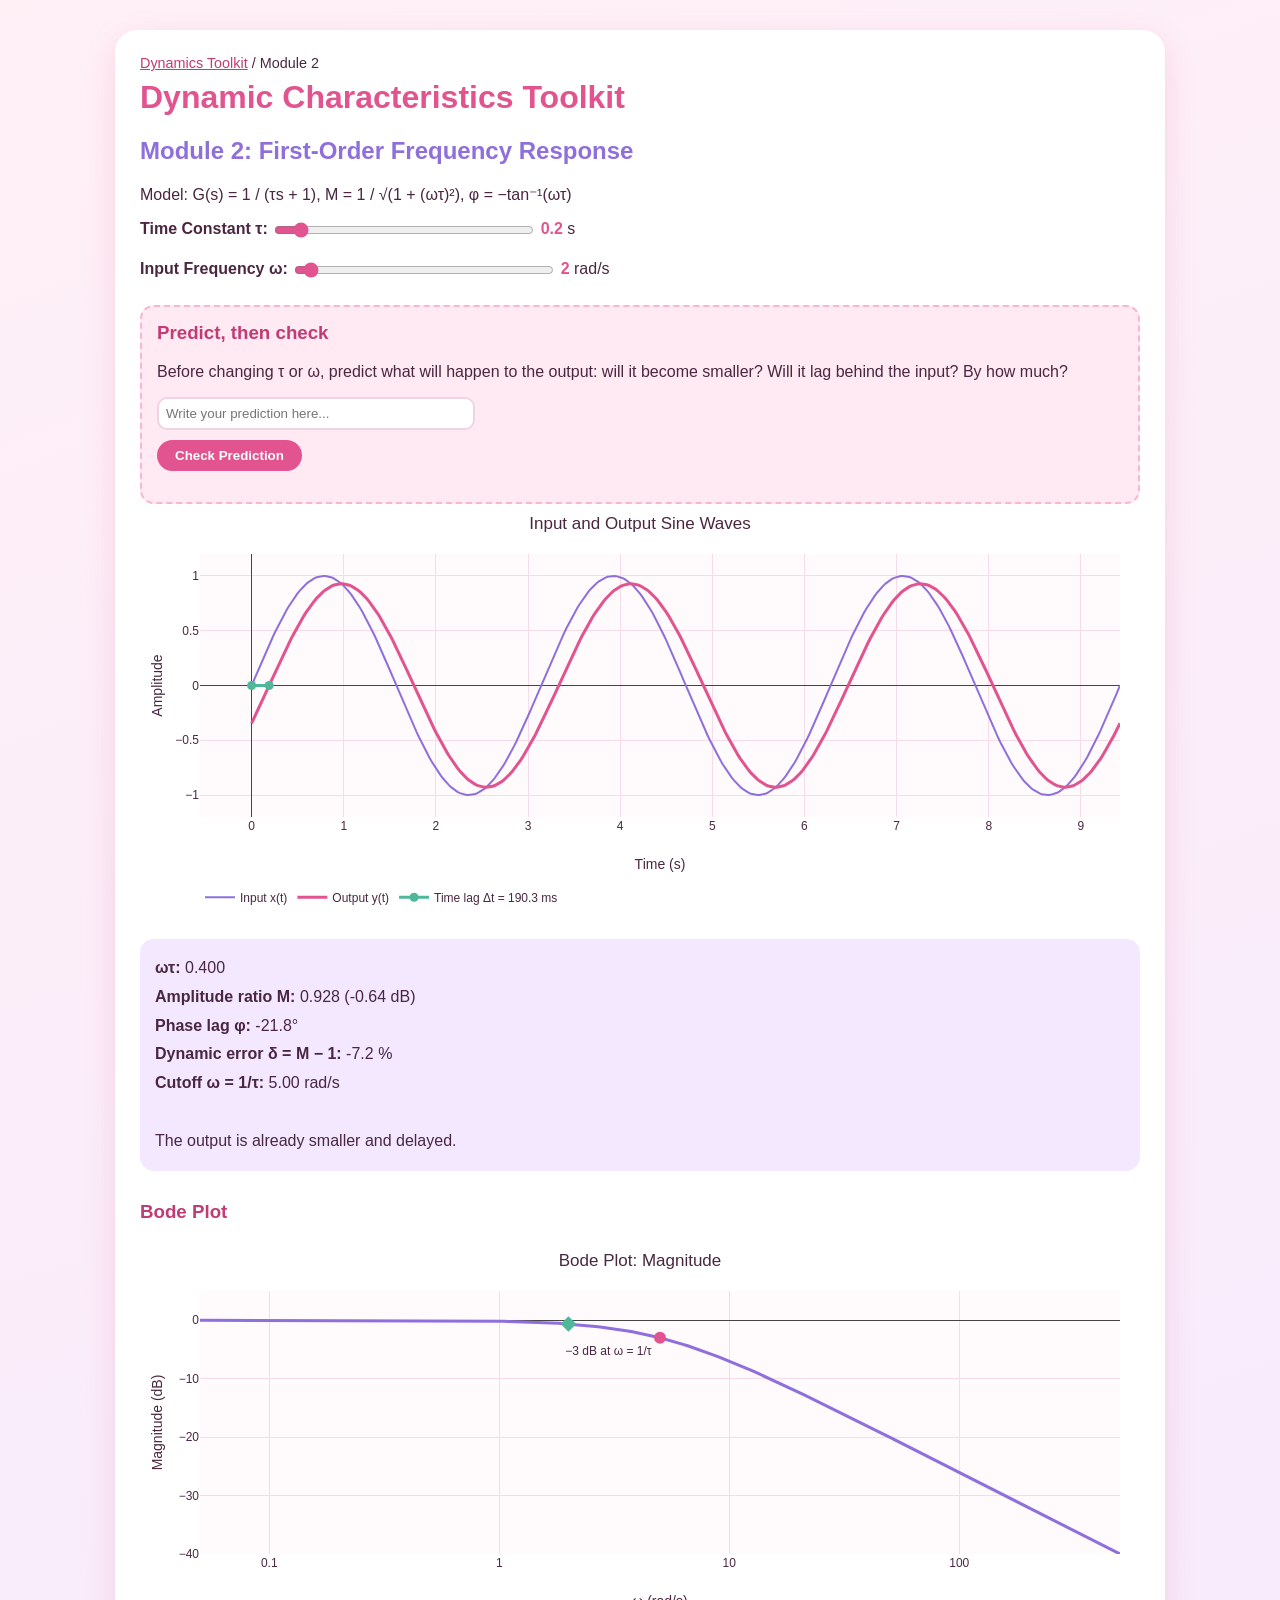
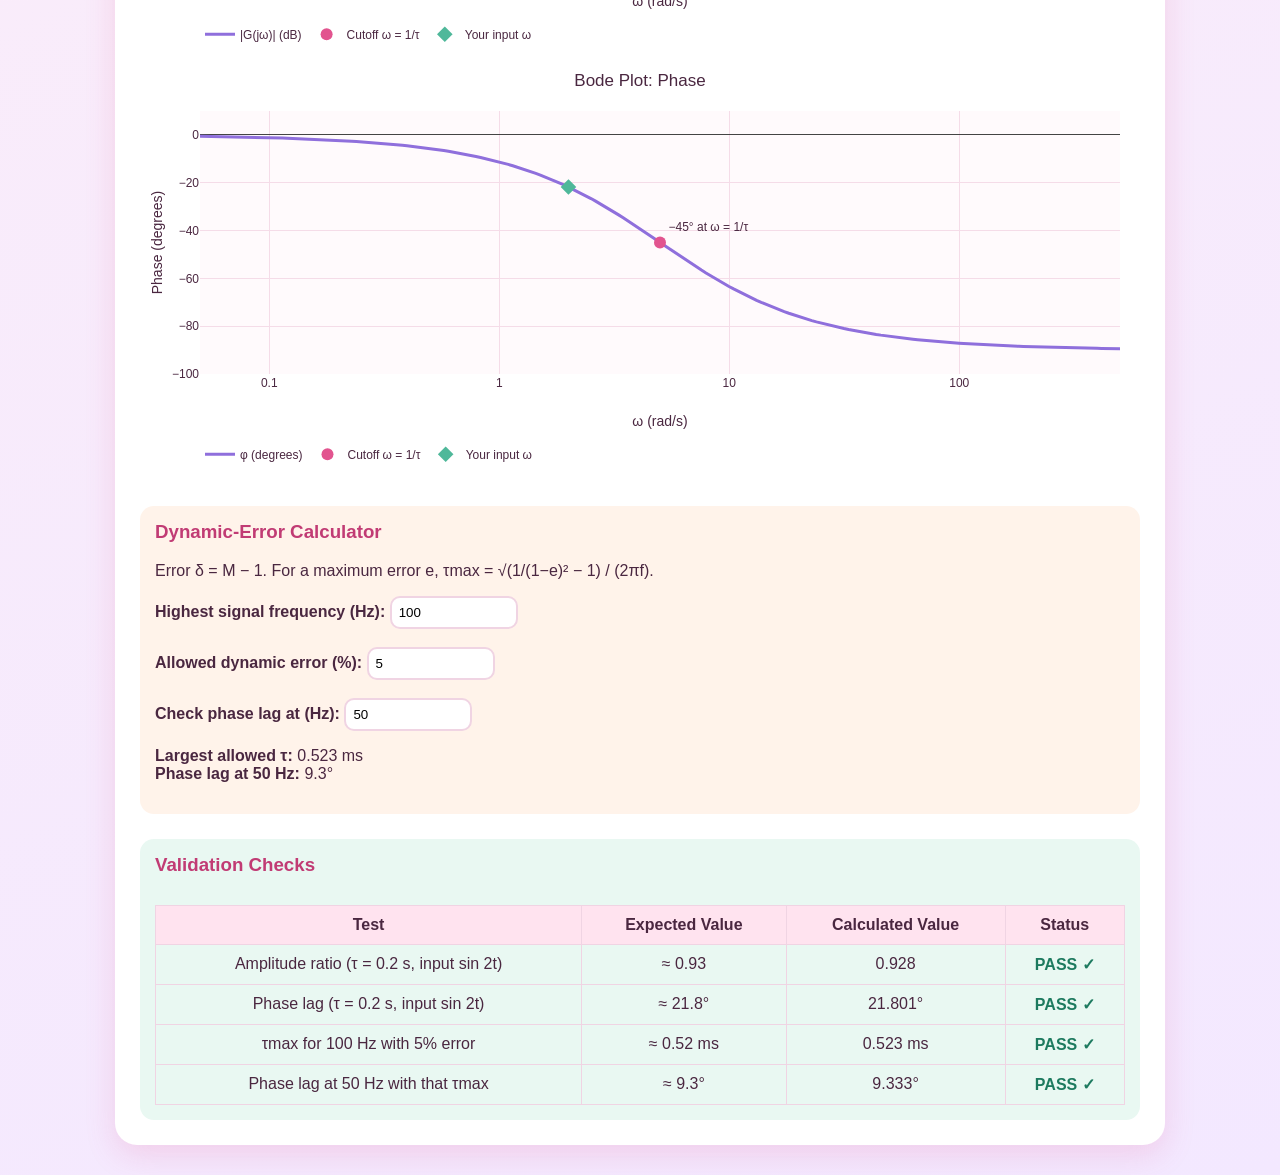
<file: module2.html>
<!DOCTYPE html>
<html lang="en">

<head>
    <meta charset="UTF-8">
    <meta name="viewport" content="width=device-width, initial-scale=1.0">

    <title>ENCS4380 Homework 1 - Module 2</title>
    
    <script src="https://cdn.plot.ly/plotly-2.35.2.min.js"></script>

    <style>
        body {
            font-family: "Segoe UI", Arial, sans-serif;
            margin: 0;
            padding: 30px 12px;
            color: #4a2740;
            background: linear-gradient(160deg, #fff0f6, #f3e8ff);
        }

        .container {
            max-width: 1000px;
            margin: auto;
            background-color: white;
            padding: 25px;
            border-radius: 22px;
            box-shadow: 0 10px 30px rgba(226, 84, 143, 0.18);
        }

        h1 {
            color: #e2548f;
            margin-top: 0;
        }

        h2 {
            color: #8f6fdc;
        }

        h3 {
            margin-top: 0;
            color: #c13b74;
        }

        .control {
            margin-bottom: 20px;
        }

        label {
            font-weight: bold;
        }

        input[type="range"] {
            width: 260px;
            max-width: 60%;
            accent-color: #e2548f;
            vertical-align: middle;
        }

        .value {
            font-weight: bold;
            color: #e2548f;
        }

        #timePlot,
        #magPlot,
        #phasePlot {
            width: 100%;
            height: 420px;
        }

        .infoBox {
            background-color: #f3e8ff;
            padding: 15px;
            margin-top: 15px;
            border-radius: 14px;
            line-height: 1.8;
        }

        .predictBox {
            background-color: #ffe9f2;
            border: 2px dashed #f7b6d2;
            padding: 15px;
            margin-top: 25px;
            border-radius: 14px;
        }

        .calcBox {
            background-color: #fff3ea;
            padding: 15px;
            margin-top: 25px;
            border-radius: 14px;
        }

        .validationBox {
            background-color: #e9f8f2;
            padding: 15px;
            margin-top: 25px;
            border-radius: 14px;
        }

        button {
            padding: 8px 18px;
            cursor: pointer;
            margin-top: 10px;
            border: none;
            border-radius: 999px;
            background-color: #e2548f;
            color: white;
            font-weight: bold;
        }

        button:hover {
            background-color: #c13b74;
        }

        input[type="text"],
        input[type="number"] {
            padding: 7px;
            border: 2px solid #f0d4e3;
            border-radius: 10px;
        }

        input[type="text"] {
            width: 300px;
            max-width: 90%;
        }

        input[type="number"] {
            width: 110px;
        }

        .tableWrap {
            overflow-x: auto;
        }

        table {
            width: 100%;
            border-collapse: collapse;
            margin-top: 10px;
        }

        th,
        td {
            border: 1px solid #f0d4e3;
            padding: 10px;
            text-align: center;
        }

        th {
            background-color: #ffe3ef;
        }

        .pass {
            color: #1d7a5f;
            font-weight: bold;
        }

        .fail {
            color: #b3263f;
            font-weight: bold;
        }
    </style>
</head>

<body>

<div class="container">

    <p style="font-size:0.9rem;margin:0 0 8px"><a href="index.html" style="color:#c13b74">Dynamics Toolkit</a> / Module 2</p>

    <h1>Dynamic Characteristics Toolkit</h1>

    <h2>Module 2: First-Order Frequency Response</h2>

    <p>
        Model: G(s) = 1 / (τs + 1),
        M = 1 / √(1 + (ωτ)²),
        φ = −tan⁻¹(ωτ)
    </p>


    <!-- Controls -->

    <div class="control">
        <label for="tauSlider">Time Constant τ:</label>
        <input type="range" id="tauSlider" min="0.05" max="2" value="0.2" step="0.05">
        <span class="value" id="tauValue">0.2</span> s
    </div>

    <div class="control">
        <label for="wSlider">Input Frequency ω:</label>
        <input type="range" id="wSlider" min="0.1" max="50" value="2" step="0.1">
        <span class="value" id="wValue">2</span> rad/s
    </div>


    <!-- Predict then check -->

    <div class="predictBox">

        <h3>Predict, then check</h3>

        <p>
            Before changing τ or ω, predict what will happen to the output:
            will it become smaller? Will it lag behind the input? By how much?
        </p>

        <input type="text" id="prediction" placeholder="Write your prediction here...">

        <br>

        <button onclick="checkPrediction()">Check Prediction</button>

        <p id="predictionResult"></p>

    </div>


    <!-- Input and output sines on one plot -->

    <div id="timePlot"></div>

    <!-- Numbers for the current τ and ω -->

    <div id="infoBox" class="infoBox"></div>


    <!-- Bode plot -->

    <h3 style="margin-top: 30px;">Bode Plot</h3>

    <div id="magPlot"></div>
    <div id="phasePlot"></div>


    <!-- Dynamic-error calculator -->

    <div class="calcBox">

        <h3>Dynamic-Error Calculator</h3>

        <p>
            Error δ = M − 1. For a maximum error e,
            τmax = √(1/(1−e)² − 1) / (2πf).
        </p>

        <label for="fmax">Highest signal frequency (Hz):</label>
        <input type="number" id="fmax" value="100" min="0.001" step="any">
        <br><br>

        <label for="emax">Allowed dynamic error (%):</label>
        <input type="number" id="emax" value="5" min="0.01" max="99" step="any">
        <br><br>

        <label for="fphase">Check phase lag at (Hz):</label>
        <input type="number" id="fphase" value="50" min="0.001" step="any">

        <p id="calcResult"></p>

    </div>


    <!-- Validation -->

    <div class="validationBox">

        <h3>Validation Checks</h3>

        <div class="tableWrap">
            <table>

                <tr>
                    <th>Test</th>
                    <th>Expected Value</th>
                    <th>Calculated Value</th>
                    <th>Status</th>
                </tr>

                <tbody id="validationBody"></tbody>

            </table>
        </div>

    </div>

</div>


<script>

    /* ---------- Elements ---------- */

    const tauSlider = document.getElementById("tauSlider");
    const wSlider = document.getElementById("wSlider");
    const tauValue = document.getElementById("tauValue");
    const wValue = document.getElementById("wValue");

    const RAD2DEG = 180 / Math.PI;

    /* Colors (same palette as the CSS) */

    const ROSE = "#e2548f";
    const LILAC = "#8f6fdc";
    const MINT = "#4fb89a";


    /* ---------- Formulas ---------- */

    // Amplitude ratio: M = 1 / sqrt(1 + (w*tau)^2)
    function magnitude(w, tau) {
        return 1 / Math.sqrt(1 + (w * tau) * (w * tau));
    }

    // Phase in degrees: phi = -atan(w*tau)
    function phase(w, tau) {
        return -Math.atan(w * tau) * RAD2DEG;
    }

    // Largest tau for a given frequency f (Hz) and error e (fraction)
    // From M >= 1 - e  ->  w*tau <= sqrt(1/(1-e)^2 - 1)
    function tauMax(f, e) {
        return Math.sqrt(1 / ((1 - e) * (1 - e)) - 1) / (2 * Math.PI * f);
    }


    /* ---------- Shared plot style ---------- */

    function makeLayout(title, xTitle, yTitle, extra) {
        const layout = {
            title: title,
            xaxis: { title: xTitle, gridcolor: "#f5dce8" },
            yaxis: { title: yTitle, gridcolor: "#f5dce8" },
            paper_bgcolor: "rgba(0,0,0,0)",
            plot_bgcolor: "#fffafc",
            font: { color: "#4a2740" },
            legend: { orientation: "h", y: -0.25 },
            margin: { t: 50, r: 20, b: 60, l: 60 }
        };

        return Object.assign(layout, extra || {});
    }


    /* ---------- Main drawing function ---------- */

    function drawPlot() {

        const tau = parseFloat(tauSlider.value);
        const w = parseFloat(wSlider.value);

        const M = magnitude(w, tau);
        const phi = phase(w, tau);          // degrees, negative
        const wc = 1 / tau;                 // cutoff frequency
        const delay = Math.abs(phi) / RAD2DEG / w;   // time lag in seconds


        /* ----- 1) Input and output sines on one plot ----- */

        const period = 2 * Math.PI / w;
        const maxTime = 3 * period;         // show 3 periods
        const numberOfPoints = 400;

        let t = [];
        let input = [];
        let output = [];

        for (let i = 0; i <= numberOfPoints; i++) {

            const time = (i / numberOfPoints) * maxTime;

            t.push(time);

            // Input: x(t) = sin(wt)
            input.push(Math.sin(w * time));

            // Output: y(t) = M sin(wt + phi)
            output.push(M * Math.sin(w * time + phi / RAD2DEG));
        }

        const inputTrace = {
            x: t,
            y: input,
            mode: "lines",
            name: "Input x(t)",
            line: { color: LILAC, width: 2 }
        };

        const outputTrace = {
            x: t,
            y: output,
            mode: "lines",
            name: "Output y(t)",
            line: { color: ROSE, width: 3 }
        };

        // Segment between the two zero crossings = time lag
        const delayTrace = {
            x: [0, delay],
            y: [0, 0],
            mode: "lines+markers",
            name: "Time lag Δt = " + (delay * 1000).toFixed(1) + " ms",
            line: { color: MINT, width: 3 },
            marker: { size: 9 }
        };

        Plotly.newPlot(
            "timePlot",
            [inputTrace, outputTrace, delayTrace],
            makeLayout(
                "Input and Output Sine Waves",
                "Time (s)",
                "Amplitude",
                { yaxis: { title: "Amplitude", range: [-1.2, 1.2], gridcolor: "#f5dce8" } }
            ),
            { responsive: true }
        );


        /* ----- 2) Information box ----- */

        let comment;

        if (w * tau < 0.1) {
            comment = "ωτ is small: the sensor follows the input almost perfectly.";
        } else if (w * tau < 0.9) {
            comment = "The output is already smaller and delayed.";
        } else if (w * tau < 1.1) {
            comment = "You are at the cutoff: amplitude 70.7% and phase lag 45°.";
        } else if (w * tau < 5) {
            comment = "Past the cutoff: strong attenuation and a large lag.";
        } else {
            comment = "The sensor barely reacts to this fast input.";
        }

        document.getElementById("infoBox").innerHTML =
            "<b>ωτ:</b> " + (w * tau).toFixed(3) +
            "<br><b>Amplitude ratio M:</b> " + M.toFixed(3) +
            " (" + (20 * Math.log10(M)).toFixed(2) + " dB)" +
            "<br><b>Phase lag φ:</b> " + phi.toFixed(1) + "°" +
            "<br><b>Dynamic error δ = M − 1:</b> " + ((M - 1) * 100).toFixed(1) + " %" +
            "<br><b>Cutoff ω = 1/τ:</b> " + wc.toFixed(2) + " rad/s" +
            "<br><br>" + comment;


        /* ----- 3) Bode plots (ω from 0.01/τ to 100/τ) ----- */

        const wMin = 0.01 * wc;
        const wMax = 100 * wc;
        const bodePoints = 200;

        let wArray = [];
        let magDb = [];
        let phaseDeg = [];

        for (let i = 0; i <= bodePoints; i++) {

            // Evenly spaced on a log axis
            const wi = wMin * Math.pow(wMax / wMin, i / bodePoints);

            wArray.push(wi);
            magDb.push(20 * Math.log10(magnitude(wi, tau)));
            phaseDeg.push(phase(wi, tau));
        }

        // Keep the "your input" dot inside the plot
        const wDot = Math.min(Math.max(w, wMin), wMax);

        // --- Magnitude ---

        const magTrace = {
            x: wArray,
            y: magDb,
            mode: "lines",
            name: "|G(jω)| (dB)",
            line: { color: LILAC, width: 3 }
        };

        const magCutoff = {
            x: [wc],
            y: [-3.01],
            mode: "markers+text",
            name: "Cutoff ω = 1/τ",
            text: ["−3 dB at ω = 1/τ"],
            textposition: "bottom left",
            marker: { size: 12, color: ROSE }
        };

        const magInput = {
            x: [wDot],
            y: [20 * Math.log10(magnitude(wDot, tau))],
            mode: "markers",
            name: "Your input ω",
            marker: { size: 12, color: MINT, symbol: "diamond" }
        };

        Plotly.newPlot(
            "magPlot",
            [magTrace, magCutoff, magInput],
            makeLayout(
                "Bode Plot: Magnitude",
                "ω (rad/s)",
                "Magnitude (dB)",
                {
                    xaxis: { title: "ω (rad/s)", type: "log", dtick: 1, gridcolor: "#f5dce8" },
                    yaxis: { title: "Magnitude (dB)", range: [-40, 5], gridcolor: "#f5dce8" }
                }
            ),
            { responsive: true }
        );

        // --- Phase ---

        const phaseTrace = {
            x: wArray,
            y: phaseDeg,
            mode: "lines",
            name: "φ (degrees)",
            line: { color: LILAC, width: 3 }
        };

        const phaseCutoff = {
            x: [wc],
            y: [-45],
            mode: "markers+text",
            name: "Cutoff ω = 1/τ",
            text: ["−45° at ω = 1/τ"],
            textposition: "top right",
            marker: { size: 12, color: ROSE }
        };

        const phaseInput = {
            x: [wDot],
            y: [phase(wDot, tau)],
            mode: "markers",
            name: "Your input ω",
            marker: { size: 12, color: MINT, symbol: "diamond" }
        };

        Plotly.newPlot(
            "phasePlot",
            [phaseTrace, phaseCutoff, phaseInput],
            makeLayout(
                "Bode Plot: Phase",
                "ω (rad/s)",
                "Phase (degrees)",
                {
                    xaxis: { title: "ω (rad/s)", type: "log", dtick: 1, gridcolor: "#f5dce8" },
                    yaxis: { title: "Phase (degrees)", range: [-100, 10], gridcolor: "#f5dce8" }
                }
            ),
            { responsive: true }
        );
    }


    /* ---------- Dynamic-error calculator ---------- */

    function runCalculator() {

        const f = parseFloat(document.getElementById("fmax").value);
        const e = parseFloat(document.getElementById("emax").value) / 100;
        const fp = parseFloat(document.getElementById("fphase").value);

        const result = document.getElementById("calcResult");

        if (!(f > 0) || !(e > 0 && e < 1) || !(fp > 0)) {
            result.textContent = "Enter valid positive numbers (error between 0 and 100%).";
            return;
        }

        const tau = tauMax(f, e);
        const lag = -phase(2 * Math.PI * fp, tau);

        result.innerHTML =
            "<b>Largest allowed τ:</b> " + (tau * 1000).toFixed(3) + " ms" +
            "<br><b>Phase lag at " + fp + " Hz:</b> " + lag.toFixed(1) + "°";
    }


    /* ---------- Validation (numbers from the lecture slides) ---------- */

    function runValidation() {

        const tau100 = tauMax(100, 0.05);

        // [test, expected, calculated, tolerance, unit]
        const tests = [
            ["Amplitude ratio (τ = 0.2 s, input sin 2t)", 0.93, magnitude(2, 0.2), 0.005, ""],
            ["Phase lag (τ = 0.2 s, input sin 2t)", 21.8, -phase(2, 0.2), 0.05, "°"],
            ["τmax for 100 Hz with 5% error", 0.52, tau100 * 1000, 0.01, " ms"],
            ["Phase lag at 50 Hz with that τmax", 9.3, -phase(2 * Math.PI * 50, tau100), 0.05, "°"]
        ];

        let rows = "";

        for (const test of tests) {

            const pass = Math.abs(test[1] - test[2]) <= test[3];

            rows +=
                "<tr>" +
                "<td>" + test[0] + "</td>" +
                "<td>≈ " + test[1] + test[4] + "</td>" +
                "<td>" + test[2].toFixed(3) + test[4] + "</td>" +
                "<td class='" + (pass ? "pass" : "fail") + "'>" +
                (pass ? "PASS ✓" : "FAIL ✗") + "</td>" +
                "</tr>";
        }

        document.getElementById("validationBody").innerHTML = rows;
    }


    /* ---------- Predict then check ---------- */

    function checkPrediction() {

        const prediction = document.getElementById("prediction").value;
        const result = document.getElementById("predictionResult");

        if (prediction.trim() === "") {
            result.textContent = "Write a prediction first.";
            return;
        }

        const tau = parseFloat(tauSlider.value);
        const w = parseFloat(wSlider.value);

        result.innerHTML =
            "<b>Your prediction:</b> " + prediction +
            "<br><br><b>The real values now:</b> M = " + magnitude(w, tau).toFixed(3) +
            ", φ = " + phase(w, tau).toFixed(1) + "°" +
            "<br><br>Now move τ or ω and compare your prediction with the plots.";
    }


    /* ---------- Events ---------- */

    tauSlider.addEventListener("input", function () {
        tauValue.textContent = tauSlider.value;
        drawPlot();
    });

    wSlider.addEventListener("input", function () {
        wValue.textContent = wSlider.value;
        drawPlot();
    });

    ["fmax", "emax", "fphase"].forEach(function (id) {
        document.getElementById(id).addEventListener("input", runCalculator);
    });


    /* ---------- Initial draw ---------- */

    drawPlot();
    runCalculator();
    runValidation();

</script>

</body>

</html>
</file>
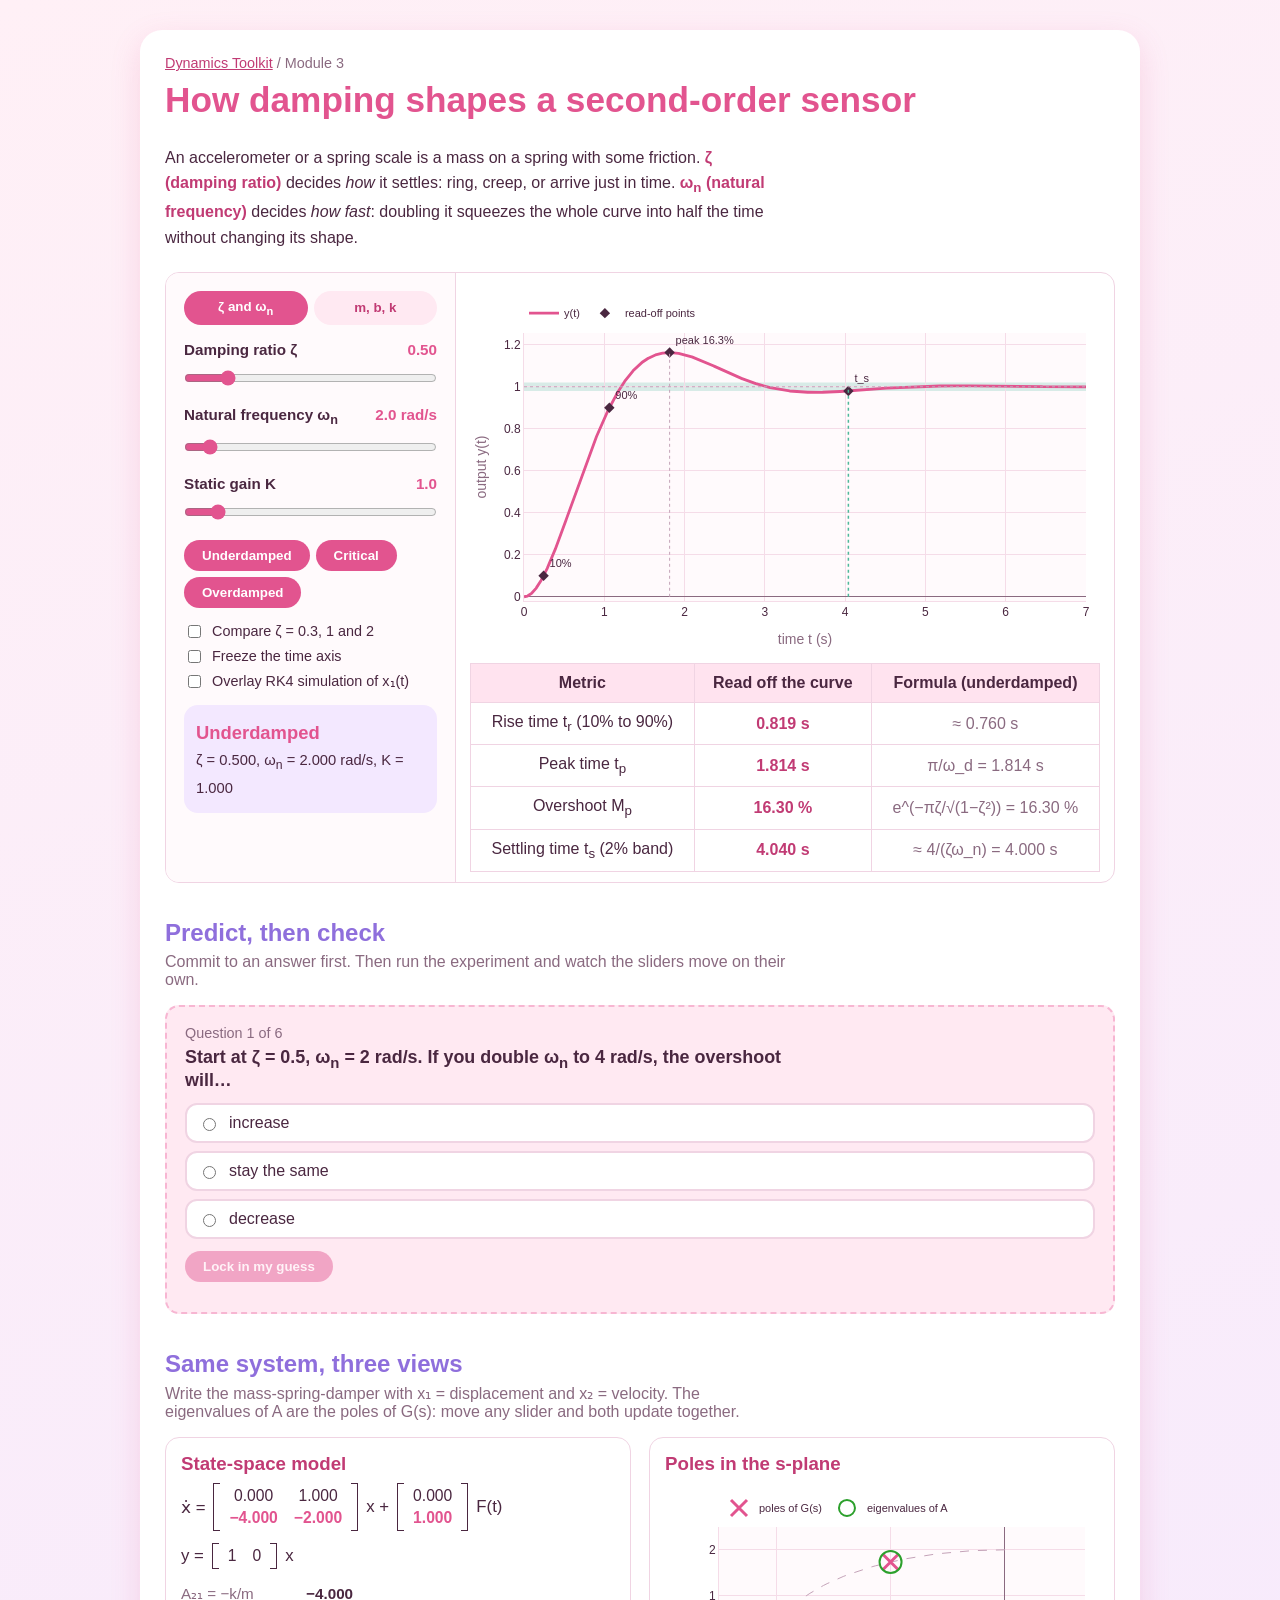
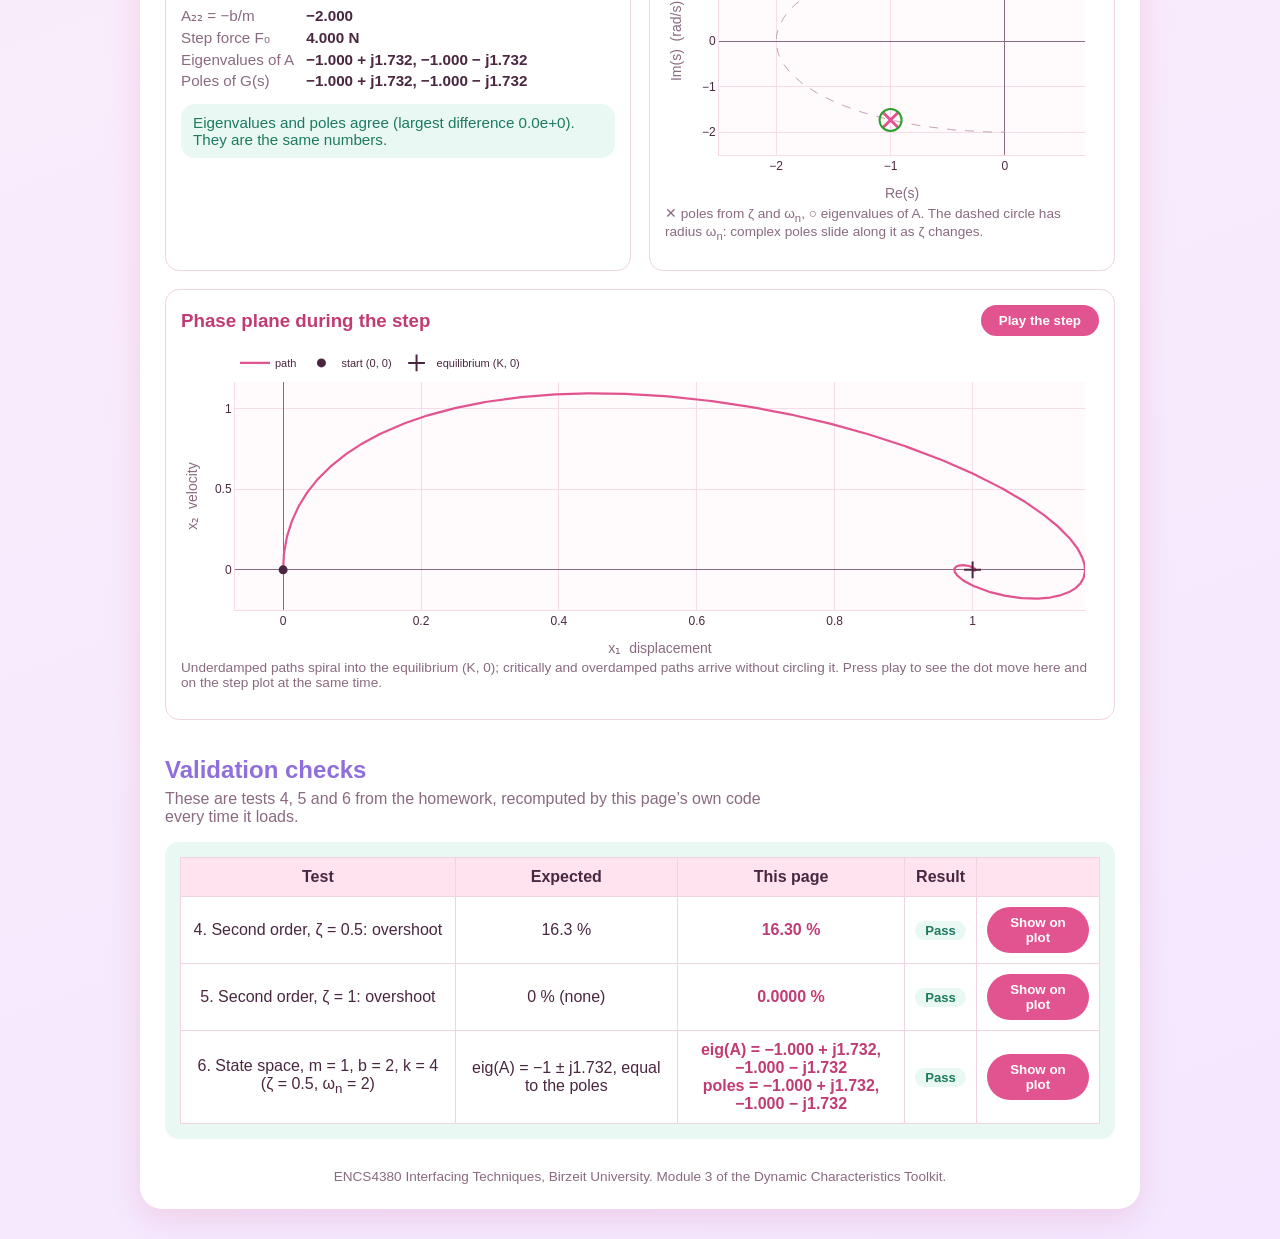
<file: Module3.html>
<!DOCTYPE html>
<html lang="en">
<head>
<meta charset="utf-8">
<meta name="viewport" content="width=device-width, initial-scale=1, viewport-fit=cover">
<title>Module 3: Second-order response | ENCS4380 Dynamics Toolkit</title>
<script src="https://cdn.plot.ly/plotly-2.35.2.min.js"></script>
<style>
        /* ---------- Shared toolkit design (Module 2 style) ---------- */
        * { box-sizing: border-box; }

        body {
            font-family: "Segoe UI", Arial, sans-serif;
            margin: 0;
            padding: 30px 12px;
            color: #4a2740;
            background: linear-gradient(160deg, #fff0f6, #f3e8ff);
            min-height: 100vh;
        }

        .container {
            max-width: 1000px;
            margin: auto;
            background-color: white;
            padding: 25px;
            border-radius: 22px;
            box-shadow: 0 10px 30px rgba(226, 84, 143, 0.18);
        }

        h1 { color: #e2548f; margin-top: 0; }
        h2 { color: #8f6fdc; }
        h3 { margin-top: 0; color: #c13b74; }

        a { color: #c13b74; }

        .crumbs {
            font-size: 0.9rem;
            color: #8a6a80;
            margin: 0 0 8px;
        }

        .control { margin-bottom: 20px; }

        label { font-weight: bold; }

        input[type="range"] {
            width: 260px;
            max-width: 60%;
            accent-color: #e2548f;
            vertical-align: middle;
        }

        .value {
            font-weight: bold;
            color: #e2548f;
        }

        .infoBox {
            background-color: #f3e8ff;
            padding: 15px;
            margin-top: 15px;
            border-radius: 14px;
            line-height: 1.8;
        }

        .predictBox {
            background-color: #ffe9f2;
            border: 2px dashed #f7b6d2;
            padding: 15px;
            margin-top: 25px;
            border-radius: 14px;
        }

        .calcBox {
            background-color: #fff3ea;
            padding: 15px;
            margin-top: 25px;
            border-radius: 14px;
        }

        .validationBox {
            background-color: #e9f8f2;
            padding: 15px;
            margin-top: 25px;
            border-radius: 14px;
        }

        button {
            padding: 8px 18px;
            cursor: pointer;
            margin-top: 10px;
            border: none;
            border-radius: 999px;
            background-color: #e2548f;
            color: white;
            font-weight: bold;
            font-family: inherit;
        }

        button:hover { background-color: #c13b74; }

        input[type="text"],
        input[type="number"],
        select {
            padding: 7px;
            border: 2px solid #f0d4e3;
            border-radius: 10px;
            font-family: inherit;
            color: #4a2740;
            background: white;
        }

        input[type="text"] { width: 300px; max-width: 90%; }
        input[type="number"] { width: 110px; }

        .tableWrap { overflow-x: auto; }

        table {
            width: 100%;
            border-collapse: collapse;
            margin-top: 10px;
        }

        th, td {
            border: 1px solid #f0d4e3;
            padding: 10px;
            text-align: center;
        }

        th { background-color: #ffe3ef; }

        .pass { color: #1d7a5f; font-weight: bold; }
        .fail { color: #b3263f; font-weight: bold; }

        footer {
            margin-top: 30px;
            font-size: 0.85rem;
            color: #8a6a80;
            text-align: center;
        }

        @media (max-width: 600px) {
            body { padding: 0; }
            .container { border-radius: 0; padding: 16px; }
            input[type="range"] { width: 100%; max-width: 100%; }
        }

        /* ---------- Module 3 components in the shared style ---------- */
        :root{
          --paper:#fff0f6; --surface:#ffffff; --ink:#4a2740; --muted:#8a6a80; --line:#f0d4e3; --grid:#f5dce8;
          --signal:#e2548f; --pole:#8f6fdc; --band:#4fb89a; --ghost:#c4a3b8;
          --good:#1d7a5f; --bad:#b3263f; --good-bg:#e9f8f2; --bad-bg:#ffe3ef;
          color-scheme:light;
        }
        h1 { font-size: clamp(1.7rem, 4vw, 2.2rem); line-height: 1.2; }
        h2 { margin: 0 0 6px; }
        h3 { margin-bottom: 6px; }
        .lede { max-width: 70ch; margin: 10px 0 22px; line-height: 1.6; }
        .lede strong { color: #c13b74; }
        section { margin-top: 36px; }
        section > p.intro { max-width: 70ch; color: var(--muted); margin: 4px 0 16px; }

        .instrument {
            display: grid; grid-template-columns: 290px 1fr;
            border: 1px solid var(--line); border-radius: 14px; overflow: hidden; background: white;
        }
        .controls { padding: 18px; background: #fffafc; border-right: 1px solid var(--line); }
        .display { padding: 14px 14px 10px; min-width: 0; }
        @media (max-width: 820px) {
            .instrument { grid-template-columns: 1fr; }
            .controls { border-right: none; border-bottom: 1px solid var(--line); }
        }

        .seg { display: flex; gap: 6px; margin-bottom: 16px; }
        .seg button { flex: 1; margin: 0; background: #ffe9f2; color: #c13b74; padding: 8px 6px; }
        .seg button[aria-pressed="true"] { background: #e2548f; color: white; }

        .slider { margin-bottom: 14px; }
        .slider label { display: flex; justify-content: space-between; align-items: baseline; font-size: .95rem; }
        .slider output { color: #e2548f; }
        .controls input[type=range] { width: 100%; max-width: 100%; margin: 6px 0 0; height: 28px; }

        .presets { display: flex; gap: 6px; flex-wrap: wrap; margin: 4px 0 14px; }
        .btn { margin: 0; }
        .btn:disabled { opacity: .45; cursor: not-allowed; }
        .btn:disabled:hover { background-color: #e2548f; }
        :focus-visible { outline: 2px solid #8f6fdc; outline-offset: 2px; }

        .checks { display: grid; gap: 6px; font-size: .9rem; margin-top: 6px; }
        .checks label { display: flex; gap: 8px; align-items: center; cursor: pointer; font-weight: normal; }
        .checks input { accent-color: #e2548f; }

        .readout { margin-top: 14px; padding: 12px; border-radius: 14px; background: #f3e8ff; font-size: .92rem; line-height: 1.7; }
        .readout .case { font-size: 1.15rem; font-weight: bold; }
        .readout .case.under { color: var(--signal); }
        .readout .case.crit { color: var(--band); }
        .readout .case.over { color: var(--pole); }

        .plot { width: 100%; height: 360px; }
        .plot.small { height: 320px; }

        .metrics { margin-top: 6px; overflow-x: auto; }
        td.num { font-weight: bold; color: #c13b74; }
        .metrics td.formula { color: var(--muted); }

        .ss-grid { display: grid; grid-template-columns: 1fr 1fr; gap: 18px; }
        @media (max-width: 820px) { .ss-grid { grid-template-columns: 1fr; } }
        .panel { background: white; border: 1px solid var(--line); border-radius: 14px; padding: 15px; min-width: 0; }
        .equation { font-size: 1.05rem; display: flex; flex-wrap: wrap; align-items: center; gap: 8px; margin: 8px 0 12px; overflow-x: auto; }
        .mat { display: inline-flex; align-items: center; }
        .mat-body { position: relative; display: inline-table; padding: 2px 8px; }
        .mat-body::before, .mat-body::after { content: ""; position: absolute; top: 0; bottom: 0; width: 6px; border: 1.5px solid currentColor; }
        .mat-body::before { left: 0; border-right: none; }
        .mat-body::after { right: 0; border-left: none; }
        .mat-row { display: table-row; }
        .mat-row span { display: table-cell; padding: 2px 8px; text-align: center; font-size: .98rem; }
        .mat-row span.live { color: var(--signal); font-weight: bold; }
        .match { border-radius: 14px; padding: 10px 12px; margin-top: 10px; font-size: .95rem; }
        .match.ok { background: var(--good-bg); color: var(--good); }
        .match.no { background: var(--bad-bg); color: var(--bad); }
        .pair { display: grid; grid-template-columns: auto 1fr; gap: 4px 12px; font-size: .95rem; }
        .pair dt { color: var(--muted); }
        .pair dd { margin: 0; font-weight: bold; }
        .legend-note { font-size: .85rem; color: var(--muted); margin-top: 4px; }

        .predict { background: #ffe9f2; border: 2px dashed #f7b6d2; border-radius: 14px; padding: 18px; }
        .predict .q { font-size: 1.12rem; font-weight: 600; margin: 6px 0 12px; max-width: 64ch; }
        .predict .opts { display: grid; gap: 8px; margin-bottom: 12px; }
        .predict .opts label { display: flex; gap: 10px; align-items: flex-start; padding: 9px 11px; background: white; border: 2px solid #f0d4e3; border-radius: 12px; cursor: pointer; font-weight: normal; }
        .predict .opts input { margin-top: 4px; accent-color: #e2548f; }
        .predict .opts label.right { border-color: var(--good); background: var(--good-bg); }
        .predict .opts label.wrong { border-color: var(--bad); background: var(--bad-bg); }
        .predict .row { display: flex; gap: 8px; flex-wrap: wrap; align-items: center; }
        .predict .explain { margin-top: 12px; max-width: 70ch; }
        .predict .score { margin-left: auto; color: var(--muted); font-size: .9rem; }

        .badge { display: inline-block; padding: 2px 10px; border-radius: 999px; font-weight: bold; font-size: .82rem; }
        .badge.pass { background: var(--good-bg); color: var(--good); }
        .badge.fail { background: var(--bad-bg); color: var(--bad); }
        .tablewrap { overflow-x: auto; background: #e9f8f2; padding: 15px; border-radius: 14px; }
        .tablewrap table { background: white; margin-top: 0; }
        @media (prefers-reduced-motion: reduce) { * { transition: none !important; } }
    </style>
</head>
<body>
<div class="container">
  <nav class="crumbs"><a href="index.html">Dynamics Toolkit</a> / Module 3</nav>

  <h1>How damping shapes a second-order sensor</h1>
  <p class="lede">
    An accelerometer or a spring scale is a mass on a spring with some friction.
    <strong>ζ (damping ratio)</strong> decides <em>how</em> it settles: ring, creep, or arrive just in time.
    <strong>ω<sub>n</sub> (natural frequency)</strong> decides <em>how fast</em>: doubling it squeezes the whole curve into half the time without changing its shape.
  </p>

  <!-- ================= Main instrument ================= -->
  <div class="instrument">
    <div class="controls">
      <div class="seg" role="group" aria-label="Parameter set">
        <button id="modeZW" aria-pressed="true">ζ and ω<sub>n</sub></button>
        <button id="modePhys" aria-pressed="false">m, b, k</button>
      </div>

      <div id="zwSliders">
        <div class="slider">
          <label for="sZeta">Damping ratio ζ <output id="oZeta"></output></label>
          <input type="range" id="sZeta" min="0.05" max="3" step="0.01" value="0.5">
        </div>
        <div class="slider">
          <label for="sWn"><span>Natural frequency ω<sub>n</sub></span> <output id="oWn"></output></label>
          <input type="range" id="sWn" min="0.5" max="20" step="0.1" value="2">
        </div>
        <div class="slider">
          <label for="sK">Static gain K <output id="oK"></output></label>
          <input type="range" id="sK" min="0.5" max="5" step="0.1" value="1">
        </div>
      </div>

      <div id="physSliders" hidden>
        <div class="slider">
          <label for="sM">Mass m <output id="oM"></output></label>
          <input type="range" id="sM" min="0.1" max="10" step="0.1" value="1">
        </div>
        <div class="slider">
          <label for="sB">Damping b <output id="oB"></output></label>
          <input type="range" id="sB" min="0.1" max="40" step="0.1" value="2">
        </div>
        <div class="slider">
          <label for="sKs">Spring stiffness k <output id="oKs"></output></label>
          <input type="range" id="sKs" min="0.5" max="100" step="0.5" value="4">
        </div>
        <p class="hint" style="font-size:.82rem;color:var(--muted);margin:0 0 10px">Input is a 1 N step force, so the displacement settles at K = 1/k.</p>
      </div>

      <div class="presets" aria-label="Damping presets">
        <button class="btn" data-zeta="0.3">Underdamped</button>
        <button class="btn" data-zeta="1">Critical</button>
        <button class="btn" data-zeta="2">Overdamped</button>
      </div>

      <div class="checks">
        <label><input type="checkbox" id="cRef"> Compare ζ = 0.3, 1 and 2</label>
        <label><input type="checkbox" id="cLock"> Freeze the time axis</label>
        <label><input type="checkbox" id="cRK4"> Overlay RK4 simulation of x&#8321;(t)</label>
      </div>

      <div class="readout" aria-live="polite">
        <div class="case" id="caseName"></div>
        <div id="caseDetail"></div>
      </div>
    </div>

    <div class="display">
      <div id="plotStep" class="plot" role="img" aria-label="Step response plot"></div>
      <div class="metrics">
        <table>
          <thead><tr><th>Metric</th><th>Read off the curve</th><th>Formula (underdamped)</th></tr></thead>
          <tbody>
            <tr><td>Rise time t<sub>r</sub> (10% to 90%)</td><td class="num" id="mTr"></td><td class="formula" id="fTr"></td></tr>
            <tr><td>Peak time t<sub>p</sub></td><td class="num" id="mTp"></td><td class="formula" id="fTp"></td></tr>
            <tr><td>Overshoot M<sub>p</sub></td><td class="num" id="mMp"></td><td class="formula" id="fMp"></td></tr>
            <tr><td>Settling time t<sub>s</sub> (2% band)</td><td class="num" id="mTs"></td><td class="formula" id="fTs"></td></tr>
          </tbody>
        </table>
      </div>
    </div>
  </div>

  <!-- ================= Predict, then check ================= -->
  <section aria-labelledby="hPredict">
    <h2 id="hPredict">Predict, then check</h2>
    <p class="intro">Commit to an answer first. Then run the experiment and watch the sliders move on their own.</p>
    <div class="predict">
      <div class="row"><span id="qCount" style="color:var(--muted);font-size:.9rem"></span><span class="score" id="qScore"></span></div>
      <div class="q" id="qText"></div>
      <div class="opts" id="qOpts"></div>
      <div class="row">
        <button class="btn primary" id="qLock" disabled>Lock in my guess</button>
        <button class="btn" id="qRun" hidden>Run the experiment</button>
        <button class="btn" id="qNext" hidden>Next question</button>
      </div>
      <div class="explain" id="qExplain" aria-live="polite"></div>
    </div>
  </section>

  <!-- ================= Poles and state space ================= -->
  <section aria-labelledby="hSS">
    <h2 id="hSS">Same system, three views</h2>
    <p class="intro">
      Write the mass-spring-damper with x&#8321; = displacement and x&#8322; = velocity. The eigenvalues of A are the poles of G(s): move any slider and both update together.
    </p>
    <div class="ss-grid">
      <div class="panel">
        <h3>State-space model</h3>
        <div class="equation" id="ssEq"></div>
        <div class="equation" id="ssOut"></div>
        <dl class="pair" id="ssPhys"></dl>
        <div class="match" id="eigMatch"></div>
      </div>
      <div class="panel">
        <h3>Poles in the s-plane</h3>
        <div id="plotS" class="plot small" role="img" aria-label="s-plane pole plot"></div>
        <p class="legend-note">✕ poles from ζ and ω<sub>n</sub>, ○ eigenvalues of A. The dashed circle has radius ω<sub>n</sub>: complex poles slide along it as ζ changes.</p>
      </div>
    </div>
    <div class="panel" style="margin-top:18px">
      <div class="row" style="display:flex;justify-content:space-between;align-items:center;gap:10px;flex-wrap:wrap">
        <h3 style="margin:0">Phase plane during the step</h3>
        <button class="btn" id="btnPlay">Play the step</button>
      </div>
      <div id="plotPhase" class="plot small" role="img" aria-label="Phase plane plot"></div>
      <p class="legend-note">Underdamped paths spiral into the equilibrium (K, 0); critically and overdamped paths arrive without circling it. Press play to see the dot move here and on the step plot at the same time.</p>
    </div>
  </section>

  <!-- ================= Validation ================= -->
  <section aria-labelledby="hVal">
    <h2 id="hVal">Validation checks</h2>
    <p class="intro">These are tests 4, 5 and 6 from the homework, recomputed by this page’s own code every time it loads.</p>
    <div class="tablewrap">
      <table>
        <thead><tr><th>Test</th><th>Expected</th><th>This page</th><th>Result</th><th></th></tr></thead>
        <tbody id="valBody"></tbody>
      </table>
    </div>
  </section>

  <footer>
    ENCS4380 Interfacing Techniques, Birzeit University. Module 3 of the Dynamic Characteristics Toolkit.
    <!-- Add the module owner's name here before release. -->
  </footer>
</div>

<script>
"use strict";
/* =========================================================
   Helpers
   ========================================================= */
const $ = id => document.getElementById(id);
const MINUS = "\u2212";
function fmt(v, d = 3){
  if (v === null || v === undefined || !isFinite(v)) return "—";
  return v.toFixed(d).replace("-", MINUS);
}
function css(name){ return getComputedStyle(document.documentElement).getPropertyValue(name).trim(); }

/* =========================================================
   State
   mode 'zw'   : user sets zeta, wn, K. Physical model uses m = 1, k = wn^2, b = 2 zeta wn,
                 and a step force F0 = K k, so the displacement settles at K.
   mode 'phys' : user sets m, b, k. zeta = b / (2 sqrt(mk)), wn = sqrt(k/m), K = 1/k, F0 = 1 N.
   ========================================================= */
const state = { mode:"zw", zeta:0.5, wn:2, K:1, m:1, b:2, k:4, showRef:false, lock:false, lockT:null, rk4:false };

function params(){
  if (state.mode === "zw"){
    const m = 1, k = state.wn * state.wn, b = 2 * state.zeta * state.wn;
    return { zeta:state.zeta, wn:state.wn, K:state.K, m, b, k, F0:state.K * k };
  }
  const { m, b, k } = state;
  return { zeta: b / (2 * Math.sqrt(m * k)), wn: Math.sqrt(k / m), K: 1 / k, m, b, k, F0: 1 };
}

/* =========================================================
   Closed-form unit-step responses (from the lecture)
   ========================================================= */
function stepY(t, z, wn, K){
  if (Math.abs(z - 1) < 1e-9){                       // critically damped
    return K * (1 - (1 + wn * t) * Math.exp(-wn * t));
  }
  if (z < 1){                                         // underdamped
    const s = Math.sqrt(1 - z * z), wd = wn * s, phi = Math.acos(z);
    return K * (1 - Math.exp(-z * wn * t) / s * Math.sin(wd * t + phi));
  }
  const r = Math.sqrt(z * z - 1);                     // overdamped: two real poles
  const s1 = -wn * (z - r), s2 = -wn * (z + r);
  return K * (1 + (s2 * Math.exp(s1 * t) - s1 * Math.exp(s2 * t)) / (s1 - s2));
}

function polesOf(z, wn){
  if (z < 1){ const wd = wn * Math.sqrt(1 - z * z); return [{re:-z * wn, im:wd}, {re:-z * wn, im:-wd}]; }
  const r = Math.sqrt(z * z - 1);
  return [{re:-wn * (z - r), im:0}, {re:-wn * (z + r), im:0}];
}

/* Eigenvalues of a 2x2 matrix from its trace and determinant (independent of the zeta/wn formulas). */
function eig2(A){
  const tr = A[0][0] + A[1][1], det = A[0][0] * A[1][1] - A[0][1] * A[1][0];
  const disc = tr * tr / 4 - det;
  if (disc >= 0){ const q = Math.sqrt(disc); return [{re:tr / 2 + q, im:0}, {re:tr / 2 - q, im:0}]; }
  const q = Math.sqrt(-disc); return [{re:tr / 2, im:q}, {re:tr / 2, im:-q}];
}

/* Time window long enough to settle: about 7 time constants of the slowest pole. */
function autoWindow(z, wn){
  const decay = z < 1 ? z * wn : wn * (z - Math.sqrt(Math.max(z * z - 1, 0)));
  return 7 / decay;
}
function sampleCount(z, wn, tEnd){
  if (z >= 1) return 3000;
  const period = 2 * Math.PI / (wn * Math.sqrt(1 - z * z));
  return Math.min(12000, Math.max(3000, Math.ceil(tEnd / period * 80)));
}
function sampleStep(z, wn, K, tEnd, N){
  const t = new Array(N), y = new Array(N);
  for (let i = 0; i < N; i++){ t[i] = tEnd * i / (N - 1); y[i] = stepY(t[i], z, wn, K); }
  return { t, y };
}

/* =========================================================
   Metrics read off a sampled curve
   ========================================================= */
function readMetrics(t, y, K){
  const n = y.length;
  const cross = lvl => {
    for (let i = 1; i < n; i++){
      if (y[i] >= lvl){ const f = (lvl - y[i - 1]) / (y[i] - y[i - 1]); return t[i - 1] + f * (t[i] - t[i - 1]); }
    }
    return null;
  };
  const t10 = cross(0.1 * K), t90 = cross(0.9 * K);
  let iMax = 0;
  for (let i = 1; i < n; i++) if (y[i] > y[iMax]) iMax = i;
  const os = Math.max(0, (y[iMax] - K) / K * 100);
  const hasPeak = os > 1e-3 && iMax < n - 1;
  let last = -1;
  for (let i = 0; i < n; i++) if (Math.abs(y[i] - K) > 0.02 * Math.abs(K)) last = i;
  const ts = last < 0 ? 0 : (last + 1 < n ? t[last + 1] : null);
  return { t10, t90, tr: (t10 !== null && t90 !== null) ? t90 - t10 : null,
           tp: hasPeak ? t[iMax] : null, yp: y[iMax], os, ts };
}

/* =========================================================
   RK4 simulation of x' = A x + B F0 (constant step force)
   ========================================================= */
function simulate(A, B, F0, tEnd, N){
  const h = tEnd / (N - 1);
  const f = x => [A[0][0] * x[0] + A[0][1] * x[1] + B[0] * F0,
                  A[1][0] * x[0] + A[1][1] * x[1] + B[1] * F0];
  let x = [0, 0];
  const t = [0], x1 = [0], x2 = [0];
  for (let i = 1; i < N; i++){
    const k1 = f(x);
    const k2 = f([x[0] + h / 2 * k1[0], x[1] + h / 2 * k1[1]]);
    const k3 = f([x[0] + h / 2 * k2[0], x[1] + h / 2 * k2[1]]);
    const k4 = f([x[0] + h * k3[0], x[1] + h * k3[1]]);
    x = [x[0] + h / 6 * (k1[0] + 2 * k2[0] + 2 * k3[0] + k4[0]),
         x[1] + h / 6 * (k1[1] + 2 * k2[1] + 2 * k3[1] + k4[1])];
    t.push(i * h); x1.push(x[0]); x2.push(x[1]);
  }
  return { t, x1, x2 };
}

/* =========================================================
   Plot styling
   ========================================================= */
function baseLayout(xTitle, yTitle){
  const ink = css("--ink"), muted = css("--muted"), grid = css("--grid");
  return {
    margin:{ l:54, r:14, t:12, b:46 },
    paper_bgcolor:"rgba(0,0,0,0)", plot_bgcolor:"#fffafc",
    font:{ family:"Segoe UI, Arial, sans-serif", color:ink, size:12 },
    xaxis:{ title:{ text:xTitle, font:{ color:muted } }, gridcolor:grid, zerolinecolor:muted, linecolor:grid },
    yaxis:{ title:{ text:yTitle, font:{ color:muted } }, gridcolor:grid, zerolinecolor:muted, linecolor:grid },
    showlegend:true,
    legend:{ orientation:"h", x:0, y:1.02, yanchor:"bottom", font:{ size:11 } },
    hovermode:"closest"
  };
}
const plotConfig = { responsive:true, displayModeBar:false };

/* =========================================================
   Render everything from the current state
   ========================================================= */
let current = null;   // last computed data, used by the animation

function render(){
  const p = params();
  const { zeta:z, wn, K } = p;

  /* --- metrics from a curve that is always long enough to settle --- */
  const tAuto = autoWindow(z, wn);
  const N = sampleCount(z, wn, tAuto);
  const auto = sampleStep(z, wn, K, tAuto, N);
  const M = readMetrics(auto.t, auto.y, K);

  /* --- what to show on the time axis --- */
  if (state.lock && state.lockT === null) state.lockT = tAuto;
  if (!state.lock) state.lockT = null;
  const tShow = state.lock ? state.lockT : tAuto;
  const shown = state.lock ? sampleStep(z, wn, K, tShow, Math.max(N, 3000)) : auto;

  /* --- state space --- */
  const A = [[0, 1], [-p.k / p.m, -p.b / p.m]];
  const B = [0, 1 / p.m];
  const sim = simulate(A, B, p.F0, tShow, 1500);
  const eigs = eig2(A).sort((a, b) => b.im - a.im || b.re - a.re);
  const pls = polesOf(z, wn).sort((a, b) => b.im - a.im || b.re - a.re);

  current = { sim, tShow };

  renderReadout(p);
  renderMetrics(M, z, wn);
  renderStepPlot(p, shown, M, tShow, sim);
  renderSPlane(p, pls, eigs);
  renderStateSpace(p, A, B, pls, eigs);
  renderPhase(p, sim);
}

function caseOf(z){ return Math.abs(z - 1) < 0.005 ? "crit" : (z < 1 ? "under" : "over"); }

function renderReadout(p){
  const c = caseOf(p.zeta);
  const names = { under:"Underdamped", crit:"Critically damped", over:"Overdamped" };
  const el = $("caseName"); el.textContent = names[c]; el.className = "case " + c;
  const parts = [`ζ = ${fmt(p.zeta, 3)}, ω<sub>n</sub> = ${fmt(p.wn, 3)} rad/s, K = ${fmt(p.K, 3)}`];
  if (state.mode === "phys") parts.push(`from m = ${fmt(p.m, 1)}, b = ${fmt(p.b, 1)}, k = ${fmt(p.k, 1)}`);
  $("caseDetail").innerHTML = parts.join("<br>");
}

function renderMetrics(M, z, wn){
  $("mTr").textContent = M.tr === null ? "—" : fmt(M.tr, 3) + " s";
  $("mTp").textContent = M.tp === null ? "no peak" : fmt(M.tp, 3) + " s";
  $("mMp").textContent = fmt(M.os, 2) + " %";
  $("mTs").textContent = M.ts === null ? "—" : fmt(M.ts, 3) + " s";
  if (z < 1){
    const s = Math.sqrt(1 - z * z), wd = wn * s;
    $("fTr").textContent = "≈ " + fmt((1 - 0.4167 * z + 2.917 * z * z) / wn, 3) + " s";
    $("fTp").textContent = "π/ω_d = " + fmt(Math.PI / wd, 3) + " s";
    $("fMp").textContent = "e^(−πζ/√(1−ζ²)) = " + fmt(100 * Math.exp(-Math.PI * z / s), 2) + " %";
    $("fTs").textContent = "≈ 4/(ζω_n) = " + fmt(4 / (z * wn), 3) + " s";
  } else {
    $("fTr").textContent = "—";
    $("fTp").textContent = "none for ζ ≥ 1";
    $("fMp").textContent = "0 %";
    $("fTs").textContent = "—";
  }
}

function renderStepPlot(p, shown, M, tShow, sim){
  const K = p.K, signal = css("--signal"), ghost = css("--ghost"), band = css("--band"), pole = css("--pole"), ink = css("--ink");
  const data = [];

  if (state.showRef){
    const refs = [[0.3, "ζ = 0.3"], [1, "ζ = 1"], [2, "ζ = 2"]];
    const dashes = ["dot", "dash", "dashdot"];
    refs.forEach(([zr, name], i) => {
      const r = sampleStep(zr, p.wn, K, tShow, 1500);
      data.push({ x:r.t, y:r.y, mode:"lines", name, line:{ color:ghost, width:1.6, dash:dashes[i] }, hoverinfo:"skip" });
    });
  }

  data.push({ x:shown.t, y:shown.y, mode:"lines", name:"y(t)", line:{ color:signal, width:2.8 },
              hovertemplate:"t = %{x:.3f} s<br>y = %{y:.4f}<extra></extra>" });

  if (state.rk4){
    const step = Math.max(1, Math.floor(sim.t.length / 60));
    const xs = [], ys = [];
    for (let i = 0; i < sim.t.length; i += step){ xs.push(sim.t[i]); ys.push(sim.x1[i]); }
    data.push({ x:xs, y:ys, mode:"markers", name:"RK4 x₁(t)", marker:{ color:pole, size:5, symbol:"circle-open" },
                hovertemplate:"RK4<br>t = %{x:.3f} s<br>x₁ = %{y:.4f}<extra></extra>" });
  }

  // Marker points read off the curve
  const mx = [], my = [], mt = [];
  if (M.t10 !== null){ mx.push(M.t10); my.push(0.1 * K); mt.push("10%"); }
  if (M.t90 !== null){ mx.push(M.t90); my.push(0.9 * K); mt.push("90%"); }
  if (M.tp !== null){ mx.push(M.tp); my.push(M.yp); mt.push("peak " + fmt(M.os, 1) + "%"); }
  if (M.ts !== null && M.ts > 0){ mx.push(M.ts); my.push(stepY(M.ts, p.zeta, p.wn, K)); mt.push("t_s"); }
  data.push({ x:mx, y:my, mode:"markers+text", name:"read-off points", text:mt, textposition:"top right",
              textfont:{ size:11, color:ink }, marker:{ color:ink, size:8, symbol:"diamond" },
              hovertemplate:"%{text}<br>t = %{x:.3f} s<extra></extra>" });

  // Animation marker (always the last trace)
  data.push({ x:[], y:[], mode:"markers", name:"now", showlegend:false, marker:{ color:pole, size:12 } });

  const L = baseLayout("time t (s)", "output y(t)");
  const yMax = Math.max(K * 1.1, M.yp * 1.08);
  L.xaxis.range = [0, tShow];
  L.yaxis.range = [Math.min(0, -0.02 * K), yMax];
  L.shapes = [
    { type:"rect", xref:"x", yref:"y", x0:0, x1:tShow, y0:0.98 * K, y1:1.02 * K, fillcolor:band, opacity:0.22, line:{ width:0 }, layer:"below" },
    { type:"line", xref:"x", yref:"y", x0:0, x1:tShow, y0:K, y1:K, line:{ color:ghost, width:1, dash:"dot" } }
  ];
  if (M.tp !== null) L.shapes.push({ type:"line", x0:M.tp, x1:M.tp, y0:0, y1:M.yp, line:{ color:ghost, width:1, dash:"dot" } });
  if (M.ts !== null && M.ts > 0 && M.ts <= tShow) L.shapes.push({ type:"line", x0:M.ts, x1:M.ts, y0:0, y1:K, line:{ color:band, width:1.5, dash:"dot" } });
  Plotly.react("plotStep", data, L, plotConfig);
}

function renderSPlane(p, pls, eigs){
  const pole = css("--pole"), ghost = css("--ghost"), signal = css("--signal");
  const wn = p.wn;
  const th = []; for (let i = 0; i <= 120; i++) th.push(Math.PI / 2 + Math.PI * i / 120);
  const reach = Math.max(wn * 1.25, ...pls.map(q => Math.abs(q.re) * 1.15));
  const data = [
    { x:th.map(a => wn * Math.cos(a)), y:th.map(a => wn * Math.sin(a)), mode:"lines", name:"|s| = ωn",
      line:{ color:ghost, dash:"dash", width:1 }, hoverinfo:"skip", showlegend:false },
    { x:pls.map(q => q.re), y:pls.map(q => q.im), mode:"markers", name:"poles of G(s)",
      marker:{ symbol:"x-thin", size:16, line:{ width:3, color:signal }, color:signal },
      hovertemplate:"pole<br>%{x:.3f} %{y:+.3f}j<extra></extra>" },
    { x:eigs.map(q => q.re), y:eigs.map(q => q.im), mode:"markers", name:"eigenvalues of A",
      marker:{ symbol:"circle-open", size:22, line:{ width:2, color:pole } },
      hovertemplate:"eigenvalue<br>%{x:.3f} %{y:+.3f}j<extra></extra>" }
  ];
  const L = baseLayout("Re(s)", "Im(s)  (rad/s)");
  L.xaxis.range = [-reach, wn * 0.35];
  L.yaxis.range = [-wn * 1.25, wn * 1.25];
  Plotly.react("plotS", data, L, plotConfig);
}

function matHTML(rows, liveMask){
  return '<span class="mat"><span class="mat-body">' + rows.map((r, i) =>
    '<span class="mat-row">' + r.map((c, j) =>
      `<span class="${liveMask && liveMask[i][j] ? "live" : ""}">${c}</span>`).join("") + "</span>").join("") + "</span></span>";
}
function cplx(q){
  const re = fmt(q.re, 3);
  if (Math.abs(q.im) < 1e-9) return re;
  return `${re} ${q.im >= 0 ? "+" : MINUS} j${fmt(Math.abs(q.im), 3)}`;
}

function renderStateSpace(p, A, B, pls, eigs){
  $("ssEq").innerHTML =
    "<span>ẋ =</span>" +
    matHTML([[fmt(A[0][0], 3), fmt(A[0][1], 3)], [fmt(A[1][0], 3), fmt(A[1][1], 3)]], [[0, 0], [1, 1]]) +
    "<span>x +</span>" +
    matHTML([[fmt(B[0], 3)], [fmt(B[1], 3)]], [[0], [1]]) +
    `<span>F(t)</span>`;
  $("ssOut").innerHTML = "<span>y =</span>" + matHTML([["1", "0"]]) + "<span>x</span>";

  const rows = [
    ["A₂₁ = −k/m", fmt(A[1][0], 3)],
    ["A₂₂ = −b/m", fmt(A[1][1], 3)],
    ["Step force F₀", fmt(p.F0, 3) + " N"],
    ["Eigenvalues of A", eigs.map(cplx).join(", ")],
    ["Poles of G(s)", pls.map(cplx).join(", ")]
  ];
  $("ssPhys").innerHTML = rows.map(([a, b]) => `<dt>${a}</dt><dd>${b}</dd>`).join("");

  const diff = Math.max(...eigs.map((e, i) => Math.hypot(e.re - pls[i].re, e.im - pls[i].im)));
  const el = $("eigMatch");
  const ok = diff < 1e-6 * Math.max(1, p.wn);
  el.className = "match " + (ok ? "ok" : "no");
  el.textContent = ok
    ? `Eigenvalues and poles agree (largest difference ${diff.toExponential(1)}). They are the same numbers.`
    : `Eigenvalues and poles differ by ${diff.toExponential(2)}. Check the model.`;
}

function renderPhase(p, sim){
  const signal = css("--signal"), ink = css("--ink"), pole = css("--pole");
  const data = [
    { x:sim.x1, y:sim.x2, mode:"lines", name:"path", line:{ color:signal, width:2.2 },
      hovertemplate:"x₁ = %{x:.4f}<br>x₂ = %{y:.4f}<extra></extra>" },
    { x:[0], y:[0], mode:"markers", name:"start (0, 0)", marker:{ color:ink, size:9, symbol:"circle" } },
    { x:[p.K], y:[0], mode:"markers", name:"equilibrium (K, 0)", marker:{ color:ink, size:12, symbol:"cross-thin", line:{ width:2, color:ink } } },
    { x:[], y:[], mode:"markers", name:"now", showlegend:false, marker:{ color:pole, size:12 } }
  ];
  const L = baseLayout("x₁  displacement", "x₂  velocity");
  Plotly.react("plotPhase", data, L, plotConfig);
}

/* =========================================================
   Animation: a dot runs along the RK4 trajectory on both plots
   ========================================================= */
let anim = null;
function stopAnim(){ if (anim){ cancelAnimationFrame(anim); anim = null; $("btnPlay").textContent = "Play the step"; } }
function playAnim(){
  if (anim){ stopAnim(); return; }
  const reduce = window.matchMedia("(prefers-reduced-motion: reduce)").matches;
  const dur = reduce ? 1 : 4000, t0 = performance.now();
  const sim = current.sim, n = sim.t.length;
  const stepIdx = $("plotStep").data.length - 1, phaseIdx = $("plotPhase").data.length - 1;
  $("btnPlay").textContent = "Stop";
  const frame = now => {
    const f = Math.min(1, (now - t0) / dur), i = Math.round(f * (n - 1));
    Plotly.restyle("plotStep", { x:[[sim.t[i]]], y:[[sim.x1[i]]] }, [stepIdx]);
    Plotly.restyle("plotPhase", { x:[[sim.x1[i]]], y:[[sim.x2[i]]] }, [phaseIdx]);
    if (f < 1) anim = requestAnimationFrame(frame); else { anim = null; $("btnPlay").textContent = "Play the step"; }
  };
  anim = requestAnimationFrame(frame);
}
$("btnPlay").addEventListener("click", playAnim);

/* =========================================================
   Controls
   ========================================================= */
const sliders = [
  ["sZeta", "zeta", "oZeta", v => fmt(v, 2)],
  ["sWn", "wn", "oWn", v => fmt(v, 1) + " rad/s"],
  ["sK", "K", "oK", v => fmt(v, 1)],
  ["sM", "m", "oM", v => fmt(v, 1) + " kg"],
  ["sB", "b", "oB", v => fmt(v, 1) + " N·s/m"],
  ["sKs", "k", "oKs", v => fmt(v, 1) + " N/m"]
];
function syncSliders(){
  sliders.forEach(([sid, key, oid, f]) => { $(sid).value = state[key]; $(oid).textContent = f(state[key]); });
  $("modeZW").setAttribute("aria-pressed", state.mode === "zw");
  $("modePhys").setAttribute("aria-pressed", state.mode === "phys");
  $("zwSliders").hidden = state.mode !== "zw";
  $("physSliders").hidden = state.mode !== "phys";
  $("cRef").checked = state.showRef; $("cLock").checked = state.lock; $("cRK4").checked = state.rk4;
}
sliders.forEach(([sid, key]) => {
  $(sid).addEventListener("input", e => { stopAnim(); stopSweep(); state[key] = parseFloat(e.target.value); syncSliders(); render(); });
});
const clamp = (v, lo, hi) => Math.min(hi, Math.max(lo, v));
function setMode(mode){
  if (mode === state.mode) return;
  const p = params();
  if (mode === "phys"){ state.m = 1; state.k = clamp(Math.round(p.k * 2) / 2, 0.5, 100); state.b = clamp(Math.round(p.b * 10) / 10, 0.1, 40); }
  else { state.zeta = clamp(p.zeta, 0.05, 3); state.wn = clamp(p.wn, 0.5, 20); state.K = 1; }
  state.mode = mode;
}
$("modeZW").addEventListener("click", () => { stopAnim(); setMode("zw"); syncSliders(); render(); });
$("modePhys").addEventListener("click", () => { stopAnim(); setMode("phys"); syncSliders(); render(); });
document.querySelectorAll(".presets .btn").forEach(btn => btn.addEventListener("click", () => {
  stopAnim(); stopSweep();
  const z = parseFloat(btn.dataset.zeta);
  if (state.mode === "zw") state.zeta = z;
  else state.b = clamp(Math.round(2 * z * Math.sqrt(state.m * state.k) * 10) / 10, 0.1, 40);
  syncSliders(); render();
}));
$("cRef").addEventListener("change", e => { state.showRef = e.target.checked; render(); });
$("cLock").addEventListener("change", e => { state.lock = e.target.checked; state.lockT = null; render(); });
$("cRK4").addEventListener("change", e => { state.rk4 = e.target.checked; render(); });
window.matchMedia("(prefers-color-scheme: dark)").addEventListener("change", render);

/* Smoothly move parameters from one setting to another (used by the experiments). */
let sweepRaf = null;
function stopSweep(){ if (sweepRaf){ cancelAnimationFrame(sweepRaf); sweepRaf = null; } }
function sweep(from, to, dur = 1800){
  stopSweep(); stopAnim();
  Object.assign(state, from); syncSliders(); render();
  const reduce = window.matchMedia("(prefers-reduced-motion: reduce)").matches;
  const keys = Object.keys(to), t0 = performance.now() + 400;
  const frame = now => {
    const f = reduce ? 1 : clamp((now - t0) / dur, 0, 1);
    const e = f < 0.5 ? 2 * f * f : 1 - Math.pow(-2 * f + 2, 2) / 2;
    keys.forEach(k => { state[k] = from[k] + (to[k] - from[k]) * e; });
    syncSliders(); render();
    if (f < 1) sweepRaf = requestAnimationFrame(frame); else sweepRaf = null;
  };
  sweepRaf = requestAnimationFrame(frame);
}

/* =========================================================
   Predict, then check
   ========================================================= */
const questions = [
  {
    q:"Start at ζ = 0.5, ω<sub>n</sub> = 2 rad/s. If you double ω<sub>n</sub> to 4 rad/s, the overshoot will…",
    opts:["increase", "stay the same", "decrease"], correct:1,
    explain:"Overshoot depends only on ζ: M<sub>p</sub> = e<sup>−πζ/√(1−ζ²)</sup> has no ω<sub>n</sub> in it. Doubling ω<sub>n</sub> halves every time (rise, peak, settling). The time axis is frozen during the experiment so you can see the curve squeeze left.",
    run(){ state.lock = false; state.lockT = null; sweep({ mode:"zw", zeta:0.5, wn:2, K:1, lock:true }, { wn:4 }); }
  },
  {
    q:"At ω<sub>n</sub> = 2 rad/s, raise ζ from 0.2 to 0.7. The overshoot will…",
    opts:["increase", "stay the same", "decrease"], correct:2,
    explain:"More damping removes energy each cycle. Overshoot falls from about 52.7% at ζ = 0.2 to about 4.6% at ζ = 0.7. Many sensors are designed near ζ ≈ 0.7 for this reason.",
    run(){ sweep({ mode:"zw", zeta:0.2, wn:2, K:1, lock:false }, { zeta:0.7 }); }
  },
  {
    q:"Starting at ζ = 0.1, which path do the two poles follow as ζ rises to 0.99 with ω<sub>n</sub> fixed?",
    opts:["Straight left along a horizontal line", "Along a circle of radius ω<sub>n</sub>, toward the real axis", "Straight down toward the origin"], correct:1,
    explain:"Underdamped poles are −ζω<sub>n</sub> ± jω<sub>n</sub>√(1−ζ²), so their distance from the origin is always ω<sub>n</sub>. Changing ζ only changes the angle. They meet on the real axis at ζ = 1.",
    run(){ sweep({ mode:"zw", zeta:0.1, wn:2, K:1, lock:false }, { zeta:0.99 }); }
  },
  {
    q:"With b = 1 N·s/m and k = 4 N/m fixed, increase the mass from 1 kg to 4 kg. The response becomes…",
    opts:["more oscillatory and slower", "less oscillatory and faster", "more oscillatory but just as fast"], correct:0,
    explain:"ω<sub>n</sub> = √(k/m) falls from 2 to 1 rad/s, so it is slower, and ζ = b/(2√(mk)) falls from 0.25 to 0.125, so it rings more. This is why a heavy proof mass makes an accelerometer sensitive but slow.",
    run(){ sweep({ mode:"phys", m:1, b:1, k:4, lock:false }, { m:4 }); }
  },
  {
    q:"Go from ζ = 0.3 to ζ = 2. In the phase plane (below), the path from (0, 0) to the equilibrium will…",
    opts:["still spiral, just more tightly", "reach the equilibrium without circling it", "spiral outward"], correct:1,
    explain:"With ζ ≥ 1 both poles are real, so neither x₁ nor x₂ oscillates. The velocity changes sign at most once and the path goes straight in. Scroll down to the phase plane to watch it change.",
    run(){ sweep({ mode:"zw", zeta:0.3, wn:2, K:1, lock:false }, { zeta:2 }); }
  },
  {
    q:"Which ζ gives the fastest step response that never overshoots?",
    opts:["ζ = 0.7", "ζ = 1", "ζ = 2"], correct:1,
    explain:"ζ = 0.7 is fast but overshoots by about 4.6%. ζ = 2 never overshoots but crawls, because one pole is close to the origin. ζ = 1, critical damping, is the boundary: no overshoot and the quickest approach without it.",
    run(){ state.showRef = true; sweep({ mode:"zw", zeta:2, wn:2, K:1, lock:false }, { zeta:1 }); }
  }
];
let qi = 0, answered = 0, right = 0, picked = null;
function showQuestion(){
  const Q = questions[qi];
  picked = null;
  $("qCount").textContent = `Question ${qi + 1} of ${questions.length}`;
  $("qScore").textContent = answered ? `${right} of ${answered} correct` : "";
  $("qText").innerHTML = Q.q;
  $("qOpts").innerHTML = Q.opts.map((o, i) =>
    `<label><input type="radio" name="qopt" value="${i}"><span>${o}</span></label>`).join("");
  $("qOpts").querySelectorAll("input").forEach(inp => inp.addEventListener("change", () => { picked = +inp.value; $("qLock").disabled = false; }));
  $("qLock").disabled = true; $("qLock").hidden = false;
  $("qRun").hidden = true; $("qNext").hidden = true;
  $("qExplain").innerHTML = "";
}
$("qLock").addEventListener("click", () => {
  if (picked === null) return;
  const Q = questions[qi];
  answered++; if (picked === Q.correct) right++;
  $("qOpts").querySelectorAll("label").forEach((lab, i) => {
    lab.querySelector("input").disabled = true;
    if (i === Q.correct) lab.classList.add("right");
    else if (i === picked) lab.classList.add("wrong");
  });
  $("qScore").textContent = `${right} of ${answered} correct`;
  $("qExplain").innerHTML = `<strong>${picked === Q.correct ? "Correct." : "Not quite."}</strong> ${Q.explain}`;
  $("qLock").hidden = true; $("qRun").hidden = false; $("qNext").hidden = false;
});
$("qRun").addEventListener("click", () => {
  questions[qi].run();
  document.querySelector(".instrument").scrollIntoView({ behavior:"smooth", block:"start" });
});
$("qNext").addEventListener("click", () => { qi = (qi + 1) % questions.length; showQuestion(); });

/* =========================================================
   Validation checks 4, 5, 6 (computed with the same functions the plots use)
   ========================================================= */
function runValidation(){
  const rows = [];

  // Test 4: zeta = 0.5 -> overshoot 16.3 %, read off a sampled curve
  {
    const z = 0.5, wn = 2, tE = autoWindow(z, wn), s = sampleStep(z, wn, 1, tE, 20000);
    const os = readMetrics(s.t, s.y, 1).os;
    rows.push({ name:"4. Second order, ζ = 0.5: overshoot", exp:"16.3 %", got:fmt(os, 2) + " %",
                pass:Math.abs(os - 16.3) < 0.1, load:{ mode:"zw", zeta:0.5, wn:2, K:1 } });
  }
  // Test 5: zeta = 1 -> no overshoot
  {
    const z = 1, wn = 2, tE = autoWindow(z, wn), s = sampleStep(z, wn, 1, tE, 20000);
    const os = readMetrics(s.t, s.y, 1).os;
    rows.push({ name:"5. Second order, ζ = 1: overshoot", exp:"0 % (none)", got:fmt(os, 4) + " %",
                pass:os < 1e-3, load:{ mode:"zw", zeta:1, wn:2, K:1 } });
  }
  // Test 6: m = 1, b = 2, k = 4 -> eig(A) = -1 ± j1.732 = poles
  {
    const m = 1, b = 2, k = 4;
    const A = [[0, 1], [-k / m, -b / m]];
    const e = eig2(A).sort((a, c) => c.im - a.im);
    const z = b / (2 * Math.sqrt(m * k)), wn = Math.sqrt(k / m);
    const pl = polesOf(z, wn).sort((a, c) => c.im - a.im);
    const target = [{ re:-1, im:Math.sqrt(3) }, { re:-1, im:-Math.sqrt(3) }];
    const okE = e.every((q, i) => Math.hypot(q.re - target[i].re, q.im - target[i].im) < 1e-3);
    const okP = pl.every((q, i) => Math.hypot(q.re - e[i].re, q.im - e[i].im) < 1e-9);
    rows.push({ name:"6. State space, m = 1, b = 2, k = 4 (ζ = 0.5, ω<sub>n</sub> = 2)",
                exp:"eig(A) = −1 ± j1.732, equal to the poles",
                got:`eig(A) = ${e.map(cplx).join(", ")}<br>poles = ${pl.map(cplx).join(", ")}`,
                pass:okE && okP, load:{ mode:"phys", m:1, b:2, k:4 } });
  }

  $("valBody").innerHTML = rows.map((r, i) => `
    <tr>
      <td>${r.name}</td><td>${r.exp}</td><td class="num">${r.got}</td>
      <td><span class="badge ${r.pass ? "pass" : "fail"}">${r.pass ? "Pass" : "Fail"}</span></td>
      <td><button class="btn" data-load="${i}">Show on plot</button></td>
    </tr>`).join("");
  $("valBody").querySelectorAll("button[data-load]").forEach(btn => btn.addEventListener("click", () => {
    stopAnim(); stopSweep();
    Object.assign(state, rows[+btn.dataset.load].load, { lock:false, lockT:null });
    syncSliders(); render();
    document.querySelector(".instrument").scrollIntoView({ behavior:"smooth", block:"start" });
  }));
}

/* =========================================================
   Start
   ========================================================= */
syncSliders();
render();
showQuestion();
runValidation();
</script>
</body>
</html>
</file>
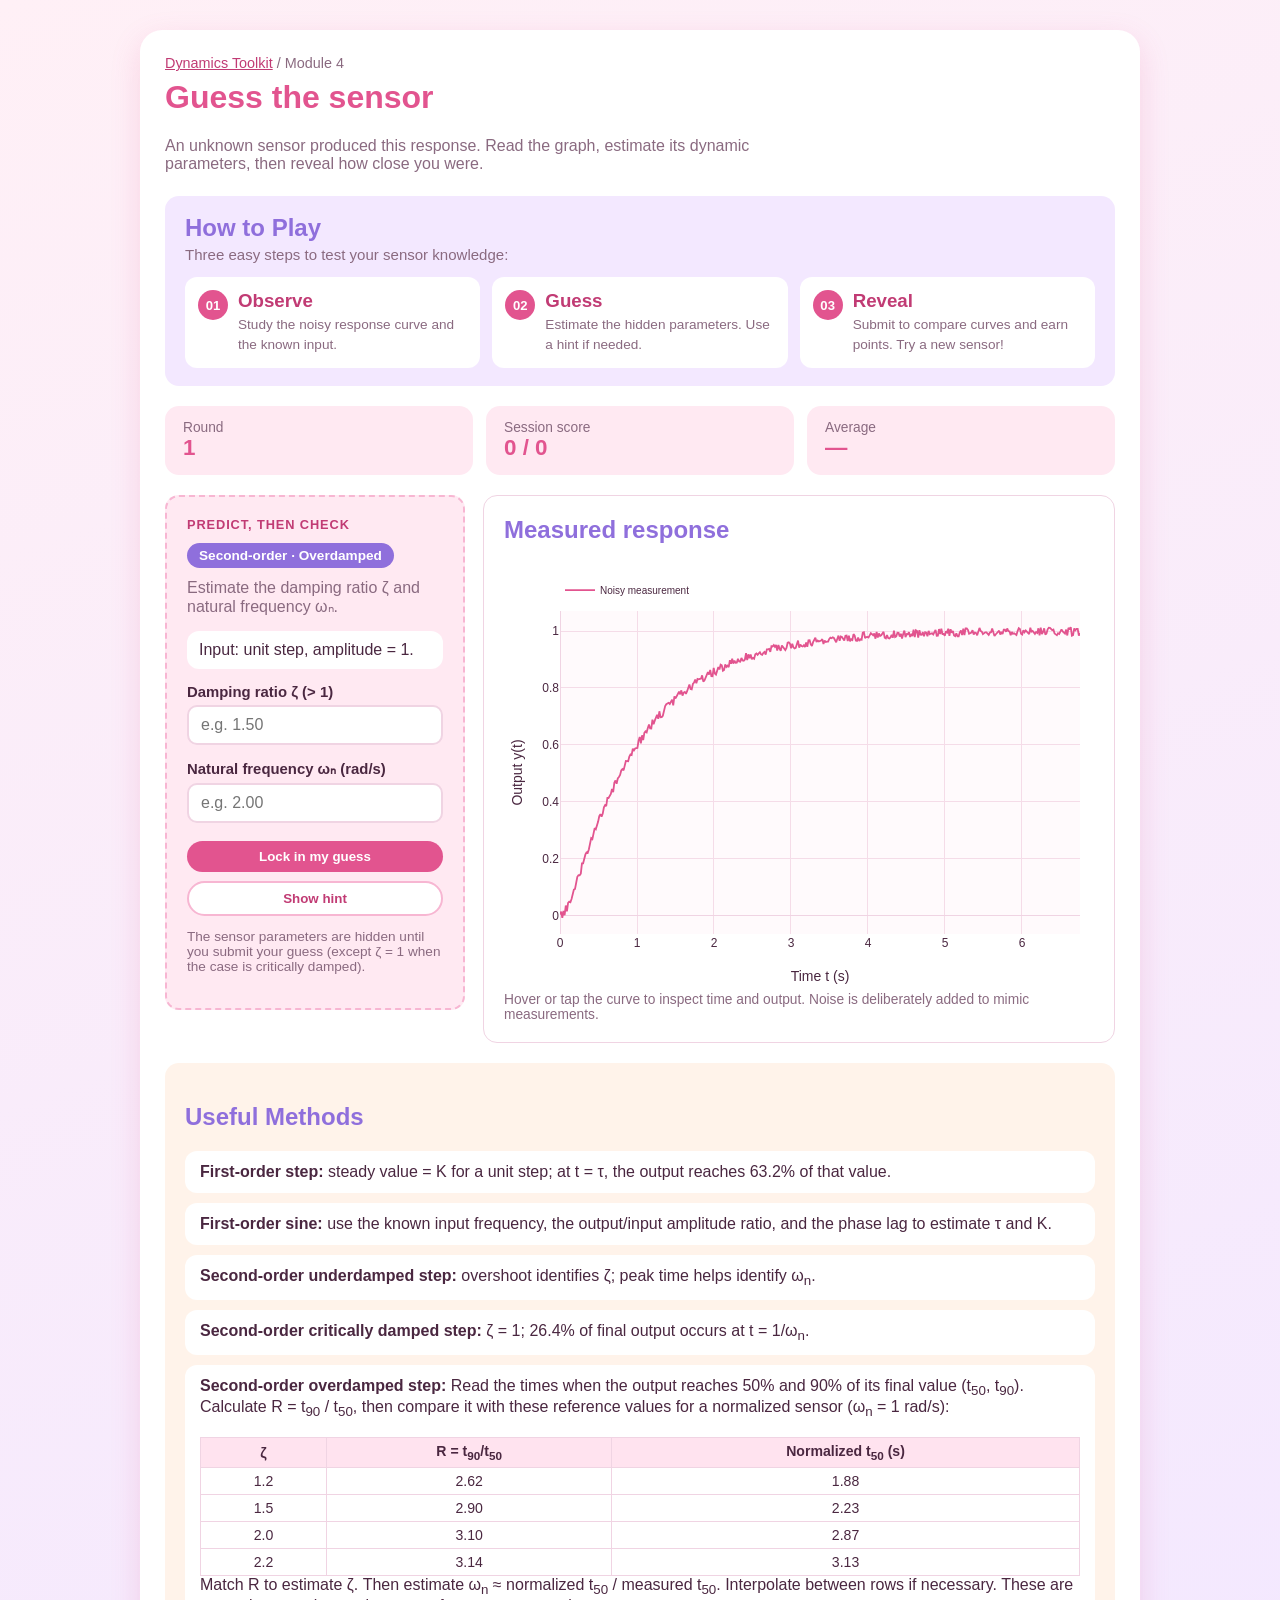
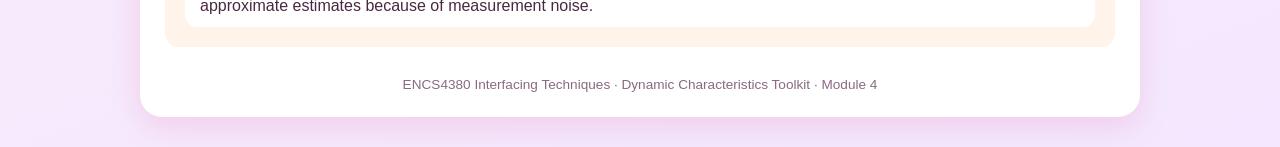
<file: module4.html>
<!DOCTYPE html>
<html lang="en">
<head>
  <meta charset="utf-8">
  <meta name="viewport" content="width=device-width, initial-scale=1, viewport-fit=cover">
  <title>Module 4: Guess the sensor | ENCS4380 Dynamics Toolkit</title>
  <script src="https://cdn.plot.ly/plotly-2.35.2.min.js" charset="utf-8"></script>
  <style>
        
        * { box-sizing: border-box; }

        body {
            font-family: "Segoe UI", Arial, sans-serif;
            margin: 0;
            padding: 30px 12px;
            color: #4a2740;
            background: linear-gradient(160deg, #fff0f6, #f3e8ff);
            min-height: 100vh;
        }

        .container {
            max-width: 1000px;
            margin: auto;
            background-color: white;
            padding: 25px;
            border-radius: 22px;
            box-shadow: 0 10px 30px rgba(226, 84, 143, 0.18);
        }

        h1 { color: #e2548f; margin-top: 0; }
        h2 { color: #8f6fdc; }
        h3 { margin-top: 0; color: #c13b74; }

        a { color: #c13b74; }

        .crumbs {
            font-size: 0.9rem;
            color: #8a6a80;
            margin: 0 0 8px;
        }

        .control { margin-bottom: 20px; }

        label { font-weight: bold; }

        input[type="range"] {
            width: 260px;
            max-width: 60%;
            accent-color: #e2548f;
            vertical-align: middle;
        }

        .value {
            font-weight: bold;
            color: #e2548f;
        }

        .infoBox {
            background-color: #f3e8ff;
            padding: 15px;
            margin-top: 15px;
            border-radius: 14px;
            line-height: 1.8;
        }

        .predictBox {
            background-color: #ffe9f2;
            border: 2px dashed #f7b6d2;
            padding: 15px;
            margin-top: 25px;
            border-radius: 14px;
        }

        .calcBox {
            background-color: #fff3ea;
            padding: 15px;
            margin-top: 25px;
            border-radius: 14px;
        }

        .validationBox {
            background-color: #e9f8f2;
            padding: 15px;
            margin-top: 25px;
            border-radius: 14px;
        }

        button {
            padding: 8px 18px;
            cursor: pointer;
            margin-top: 10px;
            border: none;
            border-radius: 999px;
            background-color: #e2548f;
            color: white;
            font-weight: bold;
            font-family: inherit;
        }

        button:hover { background-color: #c13b74; }

        input[type="text"],
        input[type="number"],
        select {
            padding: 7px;
            border: 2px solid #f0d4e3;
            border-radius: 10px;
            font-family: inherit;
            color: #4a2740;
            background: white;
        }

        input[type="text"] { width: 300px; max-width: 90%; }
        input[type="number"] { width: 110px; }

        .tableWrap { overflow-x: auto; }

        table {
            width: 100%;
            border-collapse: collapse;
            margin-top: 10px;
        }

        th, td {
            border: 1px solid #f0d4e3;
            padding: 10px;
            text-align: center;
        }

        th { background-color: #ffe3ef; }

        .pass { color: #1d7a5f; font-weight: bold; }
        .fail { color: #b3263f; font-weight: bold; }

        footer {
            margin-top: 30px;
            font-size: 0.85rem;
            color: #8a6a80;
            text-align: center;
        }

        @media (max-width: 600px) {
            body { padding: 0; }
            .container { border-radius: 0; padding: 16px; }
            input[type="range"] { width: 100%; max-width: 100%; }
        }

        
        :root {
          --paper:#fff0f6; --surface:#ffffff; --ink:#4a2740; --muted:#8a6a80;
          --line:#f0d4e3; --grid:#f5dce8;
          --signal:#e2548f; --pole:#8f6fdc; --band:#4fb89a; --ghost:#c4a3b8;
          --good:#1d7a5f; --bad:#b3263f; --good-bg:#e9f8f2; --bad-bg:#ffe3ef;
          color-scheme:light;
        }
        [hidden] { display: none !important; }
        .lede { color: var(--muted); max-width: 75ch; margin: 10px 0 23px; }

        .how-to-play { background: #f3e8ff; border-radius: 14px; padding: 18px 20px; margin: 0 0 20px; }
        .how-to-play h2 { margin: 0 0 4px; }
        .how-to-intro { color: var(--muted); margin: 0 0 14px; font-size: .94rem; }
        .how-to-steps { display: grid; grid-template-columns: repeat(3, minmax(0, 1fr)); gap: 12px; }
        .how-to-step { display: flex; align-items: flex-start; gap: 10px; background: white; border-radius: 12px; padding: 13px; }
        .step-number { flex: 0 0 auto; display: grid; place-items: center; width: 30px; height: 30px; border-radius: 50%; background: #e2548f; color: white; font-weight: bold; font-size: .82rem; }
        .how-to-step h3 { margin: 0 0 3px; }
        .how-to-step p { margin: 0; color: var(--muted); font-size: .85rem; line-height: 1.45; }
        @media (max-width: 700px) { .how-to-steps { grid-template-columns: 1fr; } }

        .stats { display: grid; grid-template-columns: repeat(3, minmax(0, 1fr)); gap: 13px; margin-bottom: 20px; }
        .stat { background: #ffe9f2; border-radius: 14px; padding: 14px 18px; }
        .stat span { display: block; color: var(--muted); font-size: .86rem; }
        .stat strong { font-size: 1.4rem; color: #e2548f; }

        .instrument { display: grid; grid-template-columns: 300px minmax(0, 1fr); gap: 18px; align-items: start; }
        .controls, .display, .panel { border: 1px solid var(--line); border-radius: 14px; background: white; padding: 20px; }
        .controls { background: #ffe9f2; border: 2px dashed #f7b6d2; }
        .display { min-width: 0; }
        .display h2 { margin-top: 0; }
        .eyebrow { color: #c13b74; text-transform: uppercase; font-weight: bold; letter-spacing: .07em; font-size: .8rem; }
        .sensor-tag { display: inline-block; padding: 5px 12px; border-radius: 999px; background: #8f6fdc; color: white; font-size: .85rem; font-weight: bold; margin: 11px 0; }
        .intro, .subtle { color: var(--muted); }
        .intro { margin: 0 0 15px; }
        .control-label { display: block; font-weight: bold; font-size: .93rem; margin: 15px 0 5px; }
        .controls input[type=number] { width: 100%; padding: 9px 12px; font-size: 1rem; }
        input:focus-visible, button:focus-visible { outline: 3px solid #d9c8f5; outline-offset: 2px; }
        .btn { margin: 0; }
        .btn:disabled { opacity: .5; cursor: not-allowed; }
        .btn:disabled:hover { background-color: #e2548f; }
        .btn.secondary { background: white; color: #c13b74; border: 2px solid #f7b6d2; }
        .btn.secondary:hover:not(:disabled) { background: #fff0f6; }
        .actions { display: flex; gap: 9px; flex-wrap: wrap; margin-top: 18px; }
        .actions .btn { flex: 1 1 auto; }
        .hint { padding: 12px 14px; margin-top: 14px; border-radius: 14px; background: #f3e8ff; font-size: .91rem; }
        .plot { height: 420px; width: 100%; }
        .plot-caption { color: var(--muted); font-size: .86rem; margin: 8px 0 0; }
        .panel { margin-top: 20px; }

        .useful-methods { background: #fff3ea; border: none; }
        .useful-methods .subtle { background: white; border-radius: 12px; padding: 12px 15px; margin: 10px 0; color: var(--ink); }
        .useful-methods .subtle:last-child { margin-bottom: 0; }
        .useful-methods table th, .useful-methods table td { text-align: center !important; }

        .result-grid { display: grid; grid-template-columns: repeat(2, minmax(0, 1fr)); gap: 13px; margin: 15px 0; }
        .result-card { background: #f3e8ff; border-radius: 14px; padding: 14px; }
        .result-card:nth-child(2) { background: #ffe9f2; }
        .result-card h3 { font-size: .98rem; }
        .result-card p { margin: 5px 0; font-size: .9rem; }
        #resultsPanel { background: #e9f8f2; border: none; }
        .score { font-size: 1.3rem; font-weight: bold; color: var(--good); }
        .status { color: var(--bad); font-size: .9rem; margin-top: 8px; }
        .score-explain { font-size: .88rem; color: var(--muted); }
        .formula { padding: 10px 12px; background: white; border-radius: 12px; overflow-x: auto; }
        @media (max-width: 820px) {
            .instrument { grid-template-columns: 1fr; }
            .plot { height: 350px; }
        }
        @media (max-width: 540px) {
            .stats { grid-template-columns: repeat(2, minmax(0, 1fr)); gap: 9px; }
            .stat:last-child { grid-column: 1 / -1; }
            .stat { padding: 12px; }
            .result-grid { grid-template-columns: 1fr; }
            .plot { height: 310px; }
            .controls, .display, .panel { padding: 15px; }
        }
    </style>
</head>
<body>
  <div class="container">
    <nav class="crumbs"><a href="index.html">Dynamics Toolkit</a> / Module 4</nav>
    <h1>Guess the sensor</h1>
    <p class="lede">An unknown sensor produced this response. Read the graph, estimate its dynamic parameters, then reveal how close you were.</p>

    <section class="how-to-play" aria-labelledby="howToPlayTitle">
      <h2 id="howToPlayTitle">How to Play</h2>
      <p class="how-to-intro">Three easy steps to test your sensor knowledge:</p>
      <div class="how-to-steps">
        <div class="how-to-step">
          <span class="step-number">01</span>
          <div><h3>Observe</h3><p>Study the noisy response curve and the known input.</p></div>
        </div>
        <div class="how-to-step">
          <span class="step-number">02</span>
          <div><h3>Guess</h3><p>Estimate the hidden parameters. Use a hint if needed.</p></div>
        </div>
        <div class="how-to-step">
          <span class="step-number">03</span>
          <div><h3>Reveal</h3><p>Submit to compare curves and earn points. Try a new sensor!</p></div>
        </div>
      </div>
    </section>

    <div class="stats" aria-live="polite">
      <div class="stat"><span>Round</span><strong id="roundNumber">1</strong></div>
      <div class="stat"><span>Session score</span><strong id="sessionScore">0 / 0</strong></div>
      <div class="stat"><span>Average</span><strong id="sessionAverage">—</strong></div>
    </div>

    <div class="instrument">
      <div class="controls">
        <div class="eyebrow">Predict, then check</div>
        <span class="sensor-tag" id="sensorTag">Generating sensor…</span>
        <p class="intro" id="challengeText">Estimate the hidden parameters.</p>
        <div id="inputInfo" class="formula" aria-live="polite"></div>
        <form id="guessForm">
          <div id="guessFields"></div>
          <p id="formError" class="status" role="alert"></p>
          <div class="actions">
            <button class="btn primary" type="submit" id="submitGuess">Lock in my guess</button>
            <button class="btn secondary" type="button" id="hintButton">Show hint</button>
          </div>
        </form>
        <p class="hint" id="hintText" hidden></p>
        <p class="subtle" style="font-size:.85rem">The sensor parameters are hidden until you submit your guess (except ζ = 1 when the case is critically damped).</p>
      </div>
      <div class="display">
        <h2>Measured response</h2>
        <div id="responsePlot" class="plot" role="img" aria-label="Interactive noisy sensor response graph"></div>
        <p class="plot-caption">Hover or tap the curve to inspect time and output. Noise is deliberately added to mimic measurements.</p>
      </div>
    </div>

    <section class="panel" id="resultsPanel" hidden aria-live="polite">
      <h2>Reveal: how close was your guess?</h2>
      <p class="subtle">The graph now overlays your guessed curve (green, dashed), the exact sensor response (purple), and the noisy measurement (pink).</p>
      <div class="result-grid" id="parameterResults"></div>
      <p class="score" id="roundScore"></p>
      <p class="score-explain">Scoring rule: error ≤ 10% earns 100 points for that parameter. Beyond 10%, 2 points are subtracted for each additional percentage point (minimum 0). The round score averages the estimated parameter scores; for critical damping, ζ = 1 is known, so only ωₙ is scored.</p>
      <div class="actions"><button type="button" class="btn primary" id="newSensor">New sensor →</button></div>
    </section>


    <section class="panel useful-methods" aria-labelledby="methodsTitle">
      <h2 id="methodsTitle">Useful Methods</h2>
      <p class="subtle"><strong>First-order step:</strong> steady value = K for a unit step; at t = τ, the output reaches 63.2% of that value.</p>
      <p class="subtle"><strong>First-order sine:</strong> use the known input frequency, the output/input amplitude ratio, and the phase lag to estimate τ and K.</p>
      <p class="subtle"><strong>Second-order underdamped step:</strong> overshoot identifies ζ; peak time helps identify ω<sub>n</sub>.</p>
      <p class="subtle"><strong>Second-order critically damped step:</strong> ζ = 1; 26.4% of final output occurs at t = 1/ω<sub>n</sub>.</p>
      <div class="subtle">
        <strong>Second-order overdamped step:</strong> Read the times when the output reaches 50% and 90% of its final value (t<sub>50</sub>, t<sub>90</sub>). Calculate R = t<sub>90</sub> / t<sub>50</sub>, then compare it with these reference values for a normalized sensor (ω<sub>n</sub> = 1 rad/s):
        <div style="overflow-x:auto;margin-top:8px">
          <table style="width:100%;border-collapse:collapse;text-align:left;font-size:.88rem">
            <thead><tr><th style="padding:5px 8px">ζ</th><th style="padding:5px 8px">R = t<sub>90</sub>/t<sub>50</sub></th><th style="padding:5px 8px">Normalized t<sub>50</sub> (s)</th></tr></thead>
            <tbody>
              <tr><td style="padding:5px 8px">1.2</td><td style="padding:5px 8px">2.62</td><td style="padding:5px 8px">1.88</td></tr>
              <tr><td style="padding:5px 8px">1.5</td><td style="padding:5px 8px">2.90</td><td style="padding:5px 8px">2.23</td></tr>
              <tr><td style="padding:5px 8px">2.0</td><td style="padding:5px 8px">3.10</td><td style="padding:5px 8px">2.87</td></tr>
              <tr><td style="padding:5px 8px">2.2</td><td style="padding:5px 8px">3.14</td><td style="padding:5px 8px">3.13</td></tr>
            </tbody>
          </table>
        </div>
        Match R to estimate ζ. Then estimate ω<sub>n</sub> ≈ normalized t<sub>50</sub> / measured t<sub>50</sub>. Interpolate between rows if necessary. These are approximate estimates because of measurement noise.
      </div>
    </section>
    <footer>ENCS4380 Interfacing Techniques · Dynamic Characteristics Toolkit · Module 4</footer>
  </div>

  <script>
    "use strict";
    (() => {
      const $ = id => document.getElementById(id);
      const rand = (min,max) => min + Math.random() * (max-min);
      const fmt = (value,decimals=3) => Number(value).toFixed(decimals);
      const css = token => getComputedStyle(document.documentElement).getPropertyValue(token).trim();
      const MAX_ROUND_POINTS = 100;
      let sensor, round = 1, totalPoints = 0, roundsPlayed = 0, revealed = false;

      function stepFirst(t,p) {
        return p.K * (1-Math.exp(-t/p.tau));
      }
      function sineFirst(t,p,omega) {
        const magnitude = p.K / Math.sqrt(1+(omega*p.tau)**2);
        const phase = -Math.atan(omega*p.tau);
        return magnitude * Math.sin(omega*t+phase);
      }
      function dampingCase(zeta) {
        return zeta < 1 ? 'Underdamped' : zeta === 1 ? 'Critically damped' : 'Overdamped';
      }
      function stepSecond(t,p) {
        const z=p.zeta, w=p.wn;
        if (Math.abs(z-1)<1e-10) return 1-(1+w*t)*Math.exp(-w*t);
        if (z<1) {
          const r=Math.sqrt(1-z*z), wd=w*r;
          return 1-Math.exp(-z*w*t)*(Math.cos(wd*t)+(z/r)*Math.sin(wd*t));
        }
        const r=Math.sqrt(z*z-1);
        const s1=-w*(z-r), s2=-w*(z+r);
        return 1+(s2*Math.exp(s1*t)-s1*Math.exp(s2*t))/(s1-s2);
      }
      function secondOrderDuration(p) {
        const z=p.zeta, w=p.wn;
        if (z<1) return Math.max(2.2*Math.PI/(w*Math.sqrt(1-z*z)),7/(z*w));
        if (z===1) return 9/w;
        const slowPole=w*(z-Math.sqrt(z*z-1));
        return 7/slowPole;
      }
      function response(t,p) {
        if (sensor.kind === 'first-step') return stepFirst(t,p);
        if (sensor.kind === 'first-sine') return sineFirst(t,p,sensor.omega);
        return stepSecond(t,p);
      }
      function createSensor() {
        const firstOrder = Math.random() < 0.5;
        const kind = firstOrder
          ? (Math.random() < 0.5 ? 'first-step' : 'first-sine')
          : 'second-step';
        let p;
        if (kind === 'second-step') {
          const cases=['under','critical','over'];
          const damping=cases[Math.floor(Math.random()*cases.length)];
          const zeta=damping==='under' ? +fmt(rand(.2,.75),3)
            : damping==='critical' ? 1 : +fmt(rand(1.2,2.2),3);
          p={zeta,wn:+fmt(rand(1.5,4),3)};
        } else {
          p={K:+fmt(rand(.8,2.2),3),tau:+fmt(rand(.4,2),3)};
        }
        const omega = kind === 'first-sine' ? +fmt(rand(1.0,3.0),3) : undefined;
        const duration = kind === 'first-step' ? 7*p.tau
          : kind === 'first-sine' ? 8*Math.PI/omega : secondOrderDuration(p);
        const times=[], truth=[], measurements=[];
        const noiseAmplitude = .015 * (kind === 'second-step' ? 1 : p.K);
        for (let i=0;i<=450;i++) {
          const t = duration*i/450;
          const y = kind==='first-step' ? stepFirst(t,p)
            : kind==='first-sine' ? sineFirst(t,p,omega) : stepSecond(t,p);
          times.push(t); truth.push(y);
          measurements.push(y + rand(-noiseAmplitude,noiseAmplitude));
        }
        return {kind,p,omega,times,truth,measurements};
      }
      function field(id,label,placeholder) {
        return `<label class="control-label" for="${id}">${label}</label>
          <input type="number" id="${id}" step="any" required placeholder="${placeholder}" autocomplete="off">`;
      }
      function setChallenge() {
        const first = sensor.kind.startsWith('first');
        const damping=first ? '' : dampingCase(sensor.p.zeta);
        $('sensorTag').textContent = first ? 'First-order sensor' : `Second-order · ${damping}`;
        $('challengeText').textContent = first
          ? 'Estimate the static gain K and time constant τ.'
          : sensor.p.zeta === 1
            ? 'The critically damped case has ζ = 1. Estimate the natural frequency ωₙ.'
            : 'Estimate the damping ratio ζ and natural frequency ωₙ.';
        $('inputInfo').textContent = sensor.kind==='first-sine'
          ? `Input: sin(ωt), amplitude 1, ω = ${fmt(sensor.omega,3)} rad/s. Output shown at steady state.`
          : 'Input: unit step, amplitude = 1.';
        $('guessFields').innerHTML = first
          ? field('guessK','Gain K','e.g. 1.20')+field('guessTau','Time constant τ (s)','e.g. 0.80')
          : sensor.p.zeta===1
            ? `<p class="formula" style="margin:15px 0 0">Known from the damping case: ζ = 1</p>` +
              field('guessWn','Natural frequency ωₙ (rad/s)','e.g. 2.00')
            : field('guessZeta',sensor.p.zeta<1 ? 'Damping ratio ζ (0 < ζ < 1)' : 'Damping ratio ζ (> 1)',sensor.p.zeta<1 ? 'e.g. 0.50' : 'e.g. 1.50') +
              field('guessWn','Natural frequency ωₙ (rad/s)','e.g. 2.00');
      }
      function makePlot(guess=null) {
        const traces=[];
        if (sensor.kind==='first-sine') {
          traces.push({x:sensor.times,y:sensor.times.map(t=>Math.sin(sensor.omega*t)),
            type:'scatter',mode:'lines',name:'Known input',
            line:{color:css('--ghost'),width:1.6,dash:'dot'}});
        }
        traces.push({x:sensor.times,y:sensor.measurements,type:'scatter',mode:'lines',
          name:'Noisy measurement',line:{color:css('--signal'),width:1.8}});
        if (guess) {
          traces.push({x:sensor.times,y:sensor.truth,type:'scatter',mode:'lines',
            name:'True response',line:{color:css('--pole'),width:3}});
          traces.push({x:sensor.times,y:sensor.times.map(t=>response(t,guess)),
            type:'scatter',mode:'lines',name:'Your guessed response',
            line:{color:css('--band'),width:2.6,dash:'dash'}});
        }
        Plotly.react('responsePlot',traces,{
          margin:{l:56,r:14,t:44,b:50},
          paper_bgcolor:'rgba(0,0,0,0)',plot_bgcolor:'#fffafc',
          font:{family:'Segoe UI,Arial,sans-serif',color:css('--ink'),size:12},
          xaxis:{title:{text:'Time t (s)'},gridcolor:css('--grid'),zerolinecolor:css('--line')},
          yaxis:{title:{text:'Output y(t)'},gridcolor:css('--grid'),zerolinecolor:css('--line')},
          legend:{orientation:'h',x:0,y:1.02,yanchor:'bottom',font:{size:10}},
          hovermode:'closest',showlegend:true
        },{responsive:true,displaylogo:false});
      }
      function showHint() {
        let hint;
        if (sensor.kind==='first-step') {
          hint='Find the final output K. Locate 63.2% of that value; the corresponding time is τ. Alternatively, ln[(K − y)/K] has slope −1/τ.';
        } else if (sensor.kind==='first-sine') {
          hint='Measure the lag Δt between the input and output peaks. Phase magnitude φ = ωΔt, so τ = tan(φ)/ω. Then K = (output amplitude/input amplitude) × √[1+(ωτ)²].';
        } else if (sensor.p.zeta<1) {
          hint='Use overshoot fraction Mp = (peak − final value)/final value, then ζ = −ln(Mp)/√[π²+ln²(Mp)]. Peak time tp = π/[ωₙ√(1−ζ²)].';
        } else if (sensor.p.zeta===1) {
          hint='For critical damping, ζ = 1. The step response reaches about 26.4% of its final value at t = 1/ωₙ. Find that crossing time to estimate ωₙ ≈ 1/t.';
        } else {
          hint='Read t50 and t90 from the noisy response (times to reach 50% and 90% of the final value 1). Compute R = t90 / t50. Compare R with the Overdamped reference values in Useful Methods to estimate ζ; then estimate ωₙ ≈ normalized t50 / measured t50. Use hover for more accurate times.';
        }
        $('hintText').textContent=hint;
        $('hintText').hidden=false;
      }
      function readGuess() {
        if (sensor.kind.startsWith('first')) {
          const ids=['guessK','guessTau'];
          const values=ids.map(id=>$(id).value.trim()==='' ? NaN : Number($(id).value));
          if (values.some(v=>!Number.isFinite(v)||v<=0)) throw new Error('Enter positive numbers for both parameters.');
          return {K:values[0],tau:values[1]};
        }
        const wnInput=$('guessWn').value.trim();
        const wn=wnInput==='' ? NaN : Number(wnInput);
        if (!Number.isFinite(wn)||wn<=0) throw new Error('Enter a positive natural frequency.');
        if (sensor.p.zeta===1) return {zeta:1,wn};
        const zInput=$('guessZeta').value.trim();
        const zeta=zInput==='' ? NaN : Number(zInput);
        if (!Number.isFinite(zeta)||zeta<=0) throw new Error('Enter a positive damping ratio.');
        if (sensor.p.zeta<1 && zeta>=1) throw new Error('This round is underdamped: use 0 < ζ < 1.');
        if (sensor.p.zeta>1 && zeta<=1) throw new Error('This round is overdamped: use ζ > 1.');
        return {zeta,wn};
      }
      function grade(estimated,actual) {
        const error = Math.abs(estimated-actual)/actual*100;
        return {error,points:error<=10 ? 100 : Math.max(0,100-2*(error-10))};
      }
      function reveal(guess) {
        if (revealed) return;
        const first=sensor.kind.startsWith('first');
        const keys=first ? [['K','Gain K'],['tau','Time constant τ (s)']]
          : sensor.p.zeta===1 ? [['wn','Natural frequency ωₙ (rad/s)']]
          : [['zeta','Damping ratio ζ'],['wn','Natural frequency ωₙ (rad/s)']];
        let sum=0;
        $('parameterResults').innerHTML=keys.map(([key,label])=>{
          const g=grade(guess[key],sensor.p[key]);
          sum+=g.points;
          return `<div class="result-card"><h3>${label}</h3>
            <p>Your guess: <strong>${fmt(guess[key])}</strong></p>
            <p>True value: <strong>${fmt(sensor.p[key])}</strong></p>
            <p>Relative error: <strong>${fmt(g.error,1)}%</strong></p>
            <p>Parameter score: <strong>${fmt(g.points,1)} / 100</strong></p></div>`;
        }).join('');
        const roundPoints=sum/keys.length;
        totalPoints+=roundPoints; roundsPlayed++; revealed=true;
        $('roundScore').textContent=`Round score: ${fmt(roundPoints,1)} / ${MAX_ROUND_POINTS}`;
        $('sessionScore').textContent=`${fmt(totalPoints,1)} / ${roundsPlayed*MAX_ROUND_POINTS}`;
        $('sessionAverage').textContent=`${fmt(totalPoints/roundsPlayed,1)}%`;
        $('resultsPanel').hidden=false;
        $('submitGuess').disabled=true;
        $('hintButton').disabled=true;
        for (const input of $('guessFields').querySelectorAll('input')) input.disabled=true;
        makePlot(guess);
        $('resultsPanel').scrollIntoView({behavior:'smooth',block:'nearest'});
      }
      function startRound() {
        sensor=createSensor(); revealed=false;
        $('roundNumber').textContent=String(round);
        $('formError').textContent='';
        $('hintText').hidden=true;
        $('resultsPanel').hidden=true;
        $('submitGuess').disabled=false;
        $('hintButton').disabled=false;
        setChallenge(); makePlot();
      }
      $('guessForm').addEventListener('submit',event=>{
        event.preventDefault();
        if (revealed) return;
        try { $('formError').textContent=''; reveal(readGuess()); }
        catch(error) { $('formError').textContent=error.message; }
      });
      $('hintButton').addEventListener('click',showHint);
      $('newSensor').addEventListener('click',()=>{round++;startRound();window.scrollTo({top:0,behavior:'smooth'});});
      startRound();
    })();
  </script>
</body>
</html>
</file>
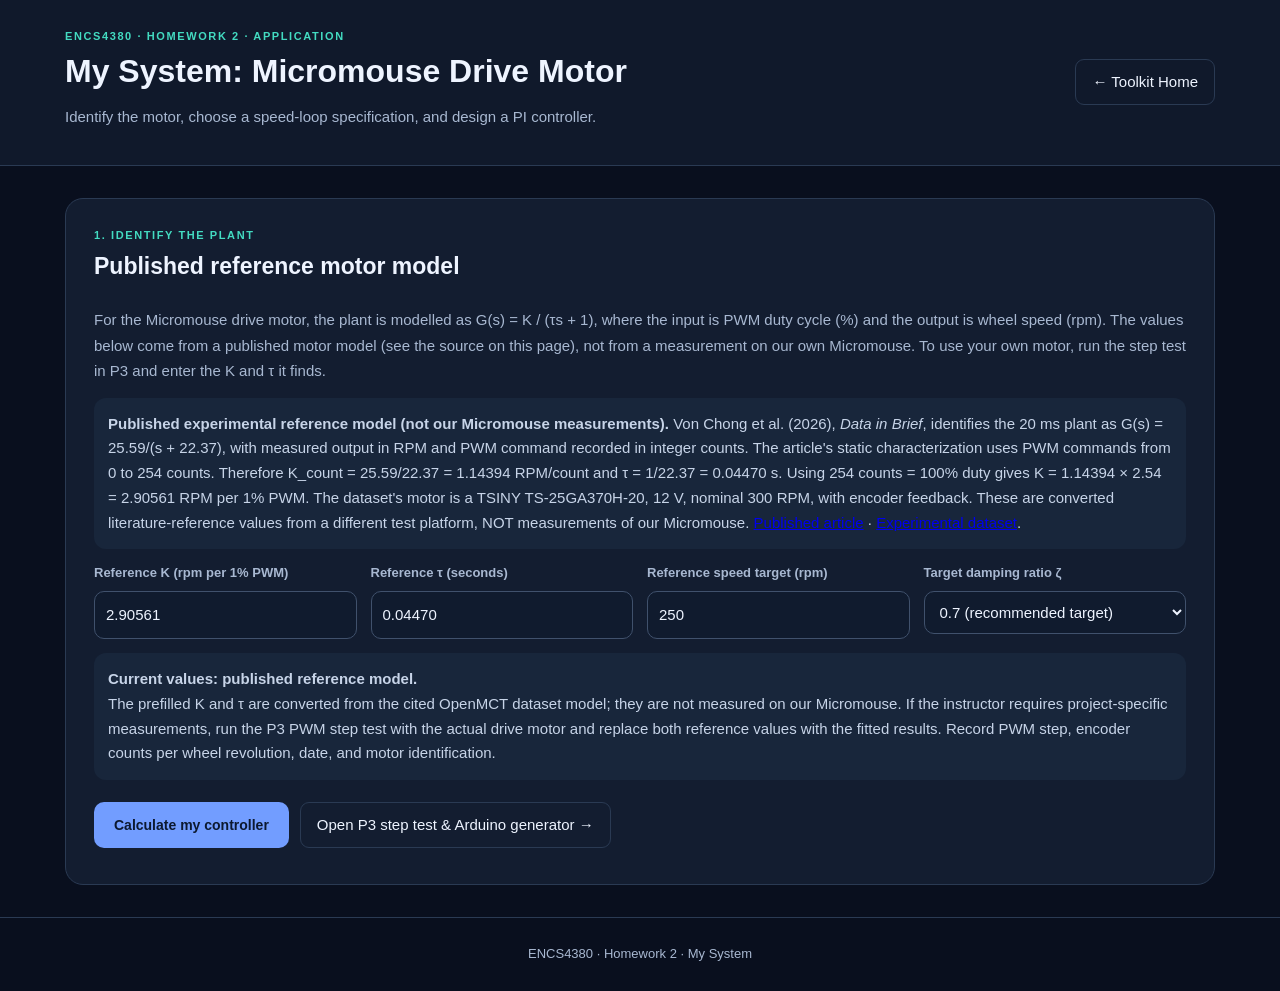
<file: my-system.html>
<!doctype html>
<html lang="en">
<head>
<meta charset="utf-8">
<meta name="viewport" content="width=device-width,initial-scale=1">
<title>My System | ENCS4380 PID Control</title>
<link rel="stylesheet" href="pid-playground.css">
<style>
.system-intro{line-height:1.7;color:#a8b8d1}.system-grid{display:grid;grid-template-columns:repeat(auto-fit,minmax(220px,1fr));gap:14px}
.system-grid label{display:block;font-weight:650;margin-bottom:7px}.system-grid input,.system-grid select{width:100%;padding:11px;border:1px solid #40516c;border-radius:10px;background:#101b2e;color:#eef4ff}
.system-note{padding:14px;border-radius:12px;background:#18263b;color:#c7d4e8;line-height:1.65;margin:14px 0}
.system-results{display:grid;grid-template-columns:repeat(auto-fit,minmax(150px,1fr));gap:12px}
.system-results .metric{min-height:90px}.system-results small{display:block;color:#a8b8d1}.system-results strong{display:block;font-size:1.3rem;margin-top:8px}
#systemChart{width:100%;height:300px;background:#0c1526;border-radius:12px}
#arduinoCode{white-space:pre;overflow:auto;background:#0c1526;color:#d7e5ff;padding:16px;border-radius:12px;line-height:1.5}
.system-warning{color:#ffd36b}.system-success{color:#43dbc1}
@media(max-width:600px){#systemChart{height:240px}}
</style>
</head>
<body>
<header class="site-header"><div class="header-inner"><div><div class="eyebrow">ENCS4380 · HOMEWORK 2 · APPLICATION</div><h1>My System: Micromouse Drive Motor</h1><p>Identify the motor, choose a speed-loop specification, and design a PI controller.</p></div><a class="home-link" href="index.html">← Toolkit Home</a></div></header>
<main>
<section class="card">
<div class="eyebrow">1. IDENTIFY THE PLANT</div><h2>Published reference motor model</h2>
<p class="system-intro">For the Micromouse drive motor, the plant is modelled as G(s) = K / (τs + 1), where the input is PWM duty cycle (%) and the output is wheel speed (rpm). The values below come from a published motor model (see the source on this page), not from a measurement on our own Micromouse. To use your own motor, run the step test in P3 and enter the K and τ it finds.</p>
<div class="system-note"><strong>Published experimental reference model (not our Micromouse measurements).</strong> Von Chong et al. (2026), <em>Data in Brief</em>, identifies the 20 ms plant as G(s) = 25.59/(s + 22.37), with measured output in RPM and PWM command recorded in integer counts. The article's static characterization uses PWM commands from 0 to 254 counts. Therefore K_count = 25.59/22.37 = 1.14394 RPM/count and τ = 1/22.37 = 0.04470 s. Using 254 counts = 100% duty gives K = 1.14394 × 2.54 = 2.90561 RPM per 1% PWM. The dataset's motor is a TSINY TS-25GA370H-20, 12 V, nominal 300 RPM, with encoder feedback. These are converted literature-reference values from a different test platform, NOT measurements of our Micromouse. <a href="https://pmc.ncbi.nlm.nih.gov/articles/PMC13634765/" target="_blank" rel="noopener">Published article</a> · <a href="https://data.mendeley.com/datasets/5xvg43r9r8/2" target="_blank" rel="noopener">Experimental dataset</a>.</div>
<div class="system-grid">
<div><label for="gainK">Reference K (rpm per 1% PWM)</label><input id="gainK" type="number" min="0.001" step="any" value="2.90561" required></div>
<div><label for="timeTau">Reference τ (seconds)</label><input id="timeTau" type="number" min="0.001" step="any" value="0.04470" required></div>
<div><label for="speedRef">Reference speed target (rpm)</label><input id="speedRef" type="number" min="1" step="1" value="250"></div>
<div><label for="damping">Target damping ratio ζ</label><select id="damping"><option value="0.6">0.6</option><option value="0.7" selected>0.7 (recommended target)</option><option value="0.8">0.8</option></select></div>
</div>
<div class="system-note"><strong>Current values: published reference model.</strong><br>The prefilled K and τ are converted from the cited OpenMCT dataset model; they are not measured on our Micromouse. If the instructor requires project-specific measurements, run the P3 PWM step test with the actual drive motor and replace both reference values with the fitted results. Record PWM step, encoder counts per wheel revolution, date, and motor identification.</div>
<div class="actions"><button id="designBtn" type="button">Calculate my controller</button><a class="home-link" href="pid-digital.html">Open P3 step test & Arduino generator →</a></div>
<p id="systemError" class="error" role="alert"></p>
</section>
<section class="card" id="designResults" hidden>
<div class="eyebrow">2. CONTROLLER DESIGN</div><h2>Designed PI gains</h2>
<p class="system-intro">Using the PI design relation Kp = 1/K and Ki = 1/(ζ²τK), which gives the selected damping ratio for the first-order motor model. Derivative gain is set to zero for this PI design.</p>
<div class="system-results">
<div class="metric"><small>Plant gain K</small><strong id="outK">—</strong></div>
<div class="metric"><small>Time constant τ</small><strong id="outTau">—</strong></div>
<div class="metric"><small>Target ζ</small><strong id="outZeta">—</strong></div>
<div class="metric"><small>Proportional Kp</small><strong id="outKp">—</strong></div>
<div class="metric"><small>Integral Ki</small><strong id="outKi">—</strong></div>
<div class="metric"><small>Derivative Kd</small><strong>0</strong></div>
</div>
<p id="feasibility" class="system-note"></p>
</section>
<section class="card" id="responseSection" hidden>
<div class="eyebrow">3. SIMULATED RESPONSE</div><h2>Wheel speed vs. setpoint</h2>
<p class="system-intro">Euler simulation of the closed-loop motor model with PI control, conditional anti-windup, and PWM saturation from 0% to 100%.</p>
<canvas id="systemChart" aria-label="Simulated motor speed and setpoint" role="img"></canvas>
<div class="system-results" style="margin-top:14px">
<div class="metric"><small>Rise time (10–90%)</small><strong id="resultRise">—</strong></div>
<div class="metric"><small>Overshoot</small><strong id="resultOS">—</strong></div>
<div class="metric"><small>Settling time (±2%)</small><strong id="resultSettle">—</strong></div>
<div class="metric"><small>Steady-state error</small><strong id="resultError">—</strong></div>
<div class="metric"><small>Maximum PWM used</small><strong id="resultPWM">—</strong></div>
</div>
<p id="specStatus" class="system-note"></p>
</section>
<section class="card" id="codeSection" hidden>
<div class="eyebrow">4. GENERATED CONTROLLER CODE</div><h2>Arduino PI speed-loop core</h2>
<p class="system-intro">This code uses the calculated gains and a 10 ms sampling period. Connect the encoder speed calculation and motor-driver pins to match your actual hardware. The complete encoder/PWM sketch generator and step-test tool remain in P3.</p>
<pre id="arduinoCode"></pre>
<div class="actions"><button id="copyCode" type="button">Copy code</button><a class="home-link" href="pid-digital.html">Open P3 Digital PID →</a></div>
<p id="copyStatus" class="system-intro" aria-live="polite"></p>
</section>
</main>
<footer>ENCS4380 · Homework 2 · My System</footer>
<script>
"use strict";
const $=id=>document.getElementById(id);
let generatedCode="";
function crossing(t,y,v){for(let i=1;i<y.length;i++){if(y[i-1]<v&&y[i]>=v){const f=(v-y[i-1])/(y[i]-y[i-1]);return t[i-1]+f*(t[i]-t[i-1]);}}return null;}
function simulate(K,tau,r,kp,ki){const dt=0.001,duration=Math.max(10,8*tau),n=Math.ceil(duration/dt),t=[],y=[],u=[];let speed=0,integral=0,peak=0;
for(let i=0;i<=n;i++){const e=r-speed,trial=integral+e*dt,raw=kp*e+ki*trial;if((raw>=0&&raw<=100)||(raw>100&&e<0)||(raw<0&&e>0))integral=trial;const cmd=Math.max(0,Math.min(100,kp*e+ki*integral));t.push(i*dt);y.push(speed);u.push(cmd);peak=Math.max(peak,speed);if(i<n)speed+=dt*(K*cmd-speed)/tau;}
const final=y.slice(-Math.max(1,Math.floor(y.length*.05))).reduce((a,b)=>a+b,0)/Math.max(1,Math.floor(y.length*.05));
const t10=crossing(t,y,.1*final),t90=crossing(t,y,.9*final);
let last=-1;for(let i=0;i<y.length;i++)if(Math.abs(y[i]-r)>.02*Math.max(Math.abs(r),1e-9))last=i;
const stable=y.slice(-Math.floor(y.length*.05)).every(v=>Math.abs(v-r)<=.02*Math.max(Math.abs(r),1e-9));
return {t,y,u,final,rise:t10===null||t90===null?null:t90-t10,os:Math.max(0,100*(peak-r)/r),settle:stable?(last<0?0:t[last+1]):null,error:100*Math.abs(r-final)/r,maxPWM:u.reduce((m,v)=>Math.max(m,v),0)};}
function draw(data,r){const c=$("systemChart"),ctx=c.getContext("2d"),w=Math.max(c.clientWidth,280),h=c.clientHeight||300,dpr=devicePixelRatio||1;c.width=w*dpr;c.height=h*dpr;ctx.setTransform(dpr,0,0,dpr,0,0);ctx.clearRect(0,0,w,h);const L=55,R=15,T=20,B=35,pw=w-L-R,ph=h-T-B,max=Math.max(r*1.15,...data.y)*1.08;const X=t=>L+t/data.t[data.t.length-1]*pw,Y=v=>T+ph-v/max*ph;ctx.font="11px Arial";ctx.strokeStyle="#30405a";ctx.fillStyle="#a8b8d1";for(let j=0;j<=4;j++){let yy=T+ph*j/4;ctx.beginPath();ctx.moveTo(L,yy);ctx.lineTo(w-R,yy);ctx.stroke();ctx.fillText((max*(1-j/4)).toFixed(0),8,yy+4);}ctx.setLineDash([6,5]);ctx.strokeStyle="#ffd36b";ctx.beginPath();ctx.moveTo(L,Y(r));ctx.lineTo(w-R,Y(r));ctx.stroke();ctx.setLineDash([]);ctx.strokeStyle="#43dbc1";ctx.lineWidth=2.5;ctx.beginPath();const stride=Math.max(1,Math.floor(data.t.length/1500));for(let i=0;i<data.t.length;i+=stride){if(i===0)ctx.moveTo(X(data.t[i]),Y(data.y[i]));else ctx.lineTo(X(data.t[i]),Y(data.y[i]));}ctx.lineTo(X(data.t.at(-1)),Y(data.y.at(-1)));ctx.stroke();ctx.fillStyle="#43dbc1";ctx.fillText("Motor speed",L,13);ctx.fillStyle="#ffd36b";ctx.fillText("Setpoint",L+100,13);ctx.fillStyle="#a8b8d1";ctx.fillText("Time (s)",w/2,h-6);}
$("designBtn").addEventListener("click",()=>{const K=Number($("gainK").value),tau=Number($("timeTau").value),r=Number($("speedRef").value),z=Number($("damping").value);$("systemError").textContent="";if(!(K>0&&tau>0&&r>0&&Number.isFinite(K)&&Number.isFinite(tau)&&Number.isFinite(r))){$("systemError").textContent="Enter valid positive reference K, reference τ, and speed target.";return;}const kp=1/K,ki=1/(z*z*tau*K),data=simulate(K,tau,r,kp,ki);$("designResults").hidden=$("responseSection").hidden=$("codeSection").hidden=false;$("outK").textContent=K.toFixed(4)+" rpm/%";$("outTau").textContent=tau.toFixed(4)+" s";$("outZeta").textContent=z.toFixed(2);$("outKp").textContent=kp.toFixed(5);$("outKi").textContent=ki.toFixed(5);const feasible=r/K<=100;$("feasibility").textContent=feasible?"The steady-state PWM estimate is "+(r/K).toFixed(1)+"%. This is within the 0–100% actuator range.":"Warning: the steady-state PWM estimate is "+(r/K).toFixed(1)+"%, above 100%. Reduce the speed setpoint or verify the measured motor gain."; $("feasibility").className="system-note "+(feasible?"system-success":"system-warning");draw(data,r);$("resultRise").textContent=data.rise===null?"Not reached":data.rise.toFixed(3)+" s";$("resultOS").textContent=data.os.toFixed(2)+"%";$("resultSettle").textContent=data.settle===null?"Not settled":data.settle.toFixed(3)+" s";$("resultError").textContent=data.error.toFixed(2)+"%";$("resultPWM").textContent=data.maxPWM.toFixed(1)+"%";$("specStatus").textContent=(data.settle===null?"Response did not settle during the simulated window. ":"Settling time was estimated against the requested setpoint (±2%). ")+(data.maxPWM<=100.0001?"PWM remained within 0–100%.":"PWM limit was exceeded.");generatedCode=`// PI speed controller for the reference Micromouse motor
// Plant: G(s) = K / (tau*s + 1)
// Published-reference K = ${K.toFixed(6)} rpm/%PWM, tau = ${tau.toFixed(6)} s\n// PWM conversion: 254 command counts = 100% duty; source motor is not our Micromouse
// Target damping ratio = ${z.toFixed(2)}

const float Kp = ${kp.toFixed(6)};
const float Ki = ${ki.toFixed(6)};
const float Kd = 0.0;
const float setpointRPM = ${r.toFixed(2)};
const unsigned long sampleTimeMs = 10;
const float Ts = sampleTimeMs / 1000.0;
const float PWM_MIN = 0.0;
const float PWM_MAX = 100.0;

float integralError = 0.0;
unsigned long previousTime = 0;

void updateSpeedController(float measuredRPM) {
  unsigned long now = millis();
  if (now - previousTime < sampleTimeMs) return;
  previousTime = now;

  float error = setpointRPM - measuredRPM;
  float candidateIntegral = integralError + error * Ts;
  float candidatePWM = Kp * error + Ki * candidateIntegral;

  // Conditional integration anti-windup
  if ((candidatePWM >= PWM_MIN && candidatePWM <= PWM_MAX) ||
      (candidatePWM > PWM_MAX && error < 0) ||
      (candidatePWM < PWM_MIN && error > 0)) {
    integralError = candidateIntegral;
  }

  float pwm = Kp * error + Ki * integralError;
  pwm = constrain(pwm, PWM_MIN, PWM_MAX);
  analogWrite(9, (int)round(pwm * 255.0 / 100.0));
}`;
$("arduinoCode").textContent=generatedCode;});
$("copyCode").addEventListener("click",async()=>{try{await navigator.clipboard.writeText(generatedCode);$("copyStatus").textContent="Code copied."; }catch(e){$("copyStatus").textContent="Copy is unavailable in this browser; select the code and copy it manually."; }});
window.addEventListener("resize",()=>{if(!$("responseSection").hidden){const K=Number($("gainK").value),tau=Number($("timeTau").value),r=Number($("speedRef").value),z=Number($("damping").value);if(K>0&&tau>0&&r>0)draw(simulate(K,tau,r,1/K,1/(z*z*tau*K)),r);}});
</script>
</body></html>
</file>
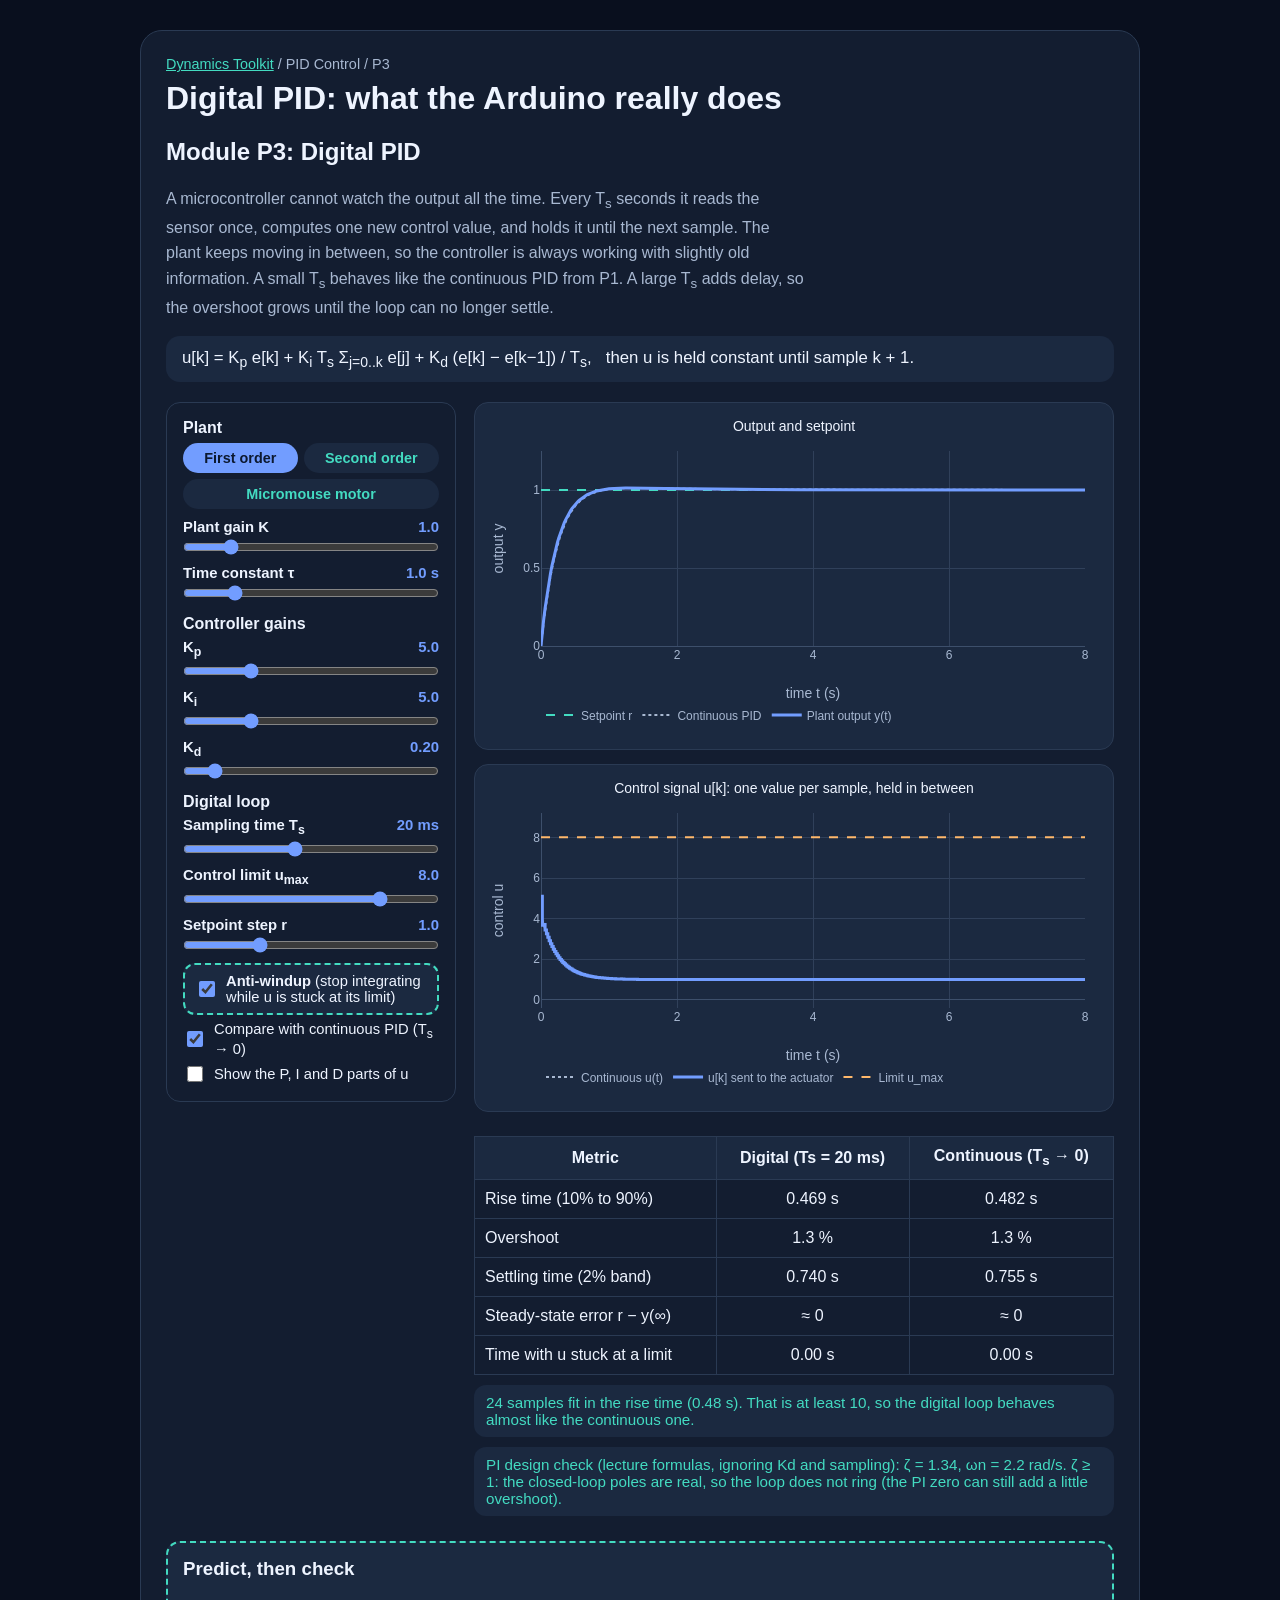
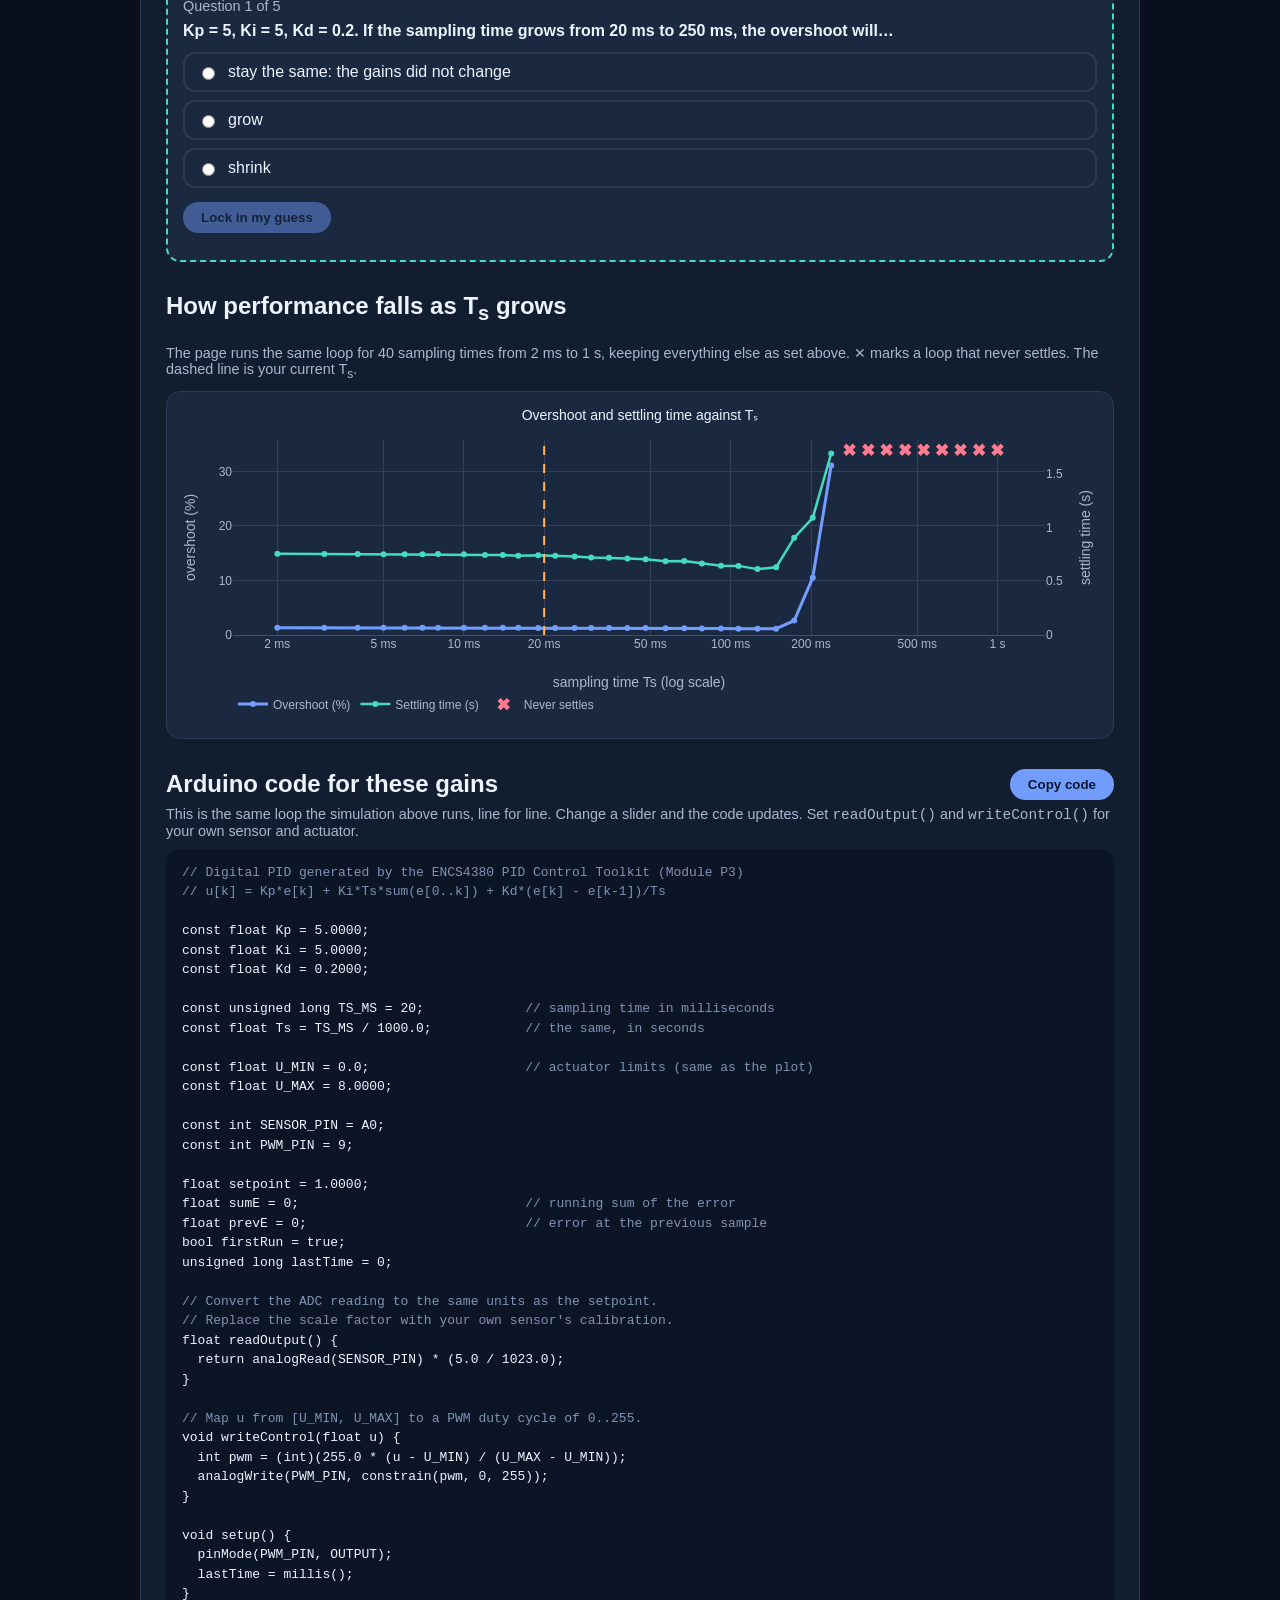
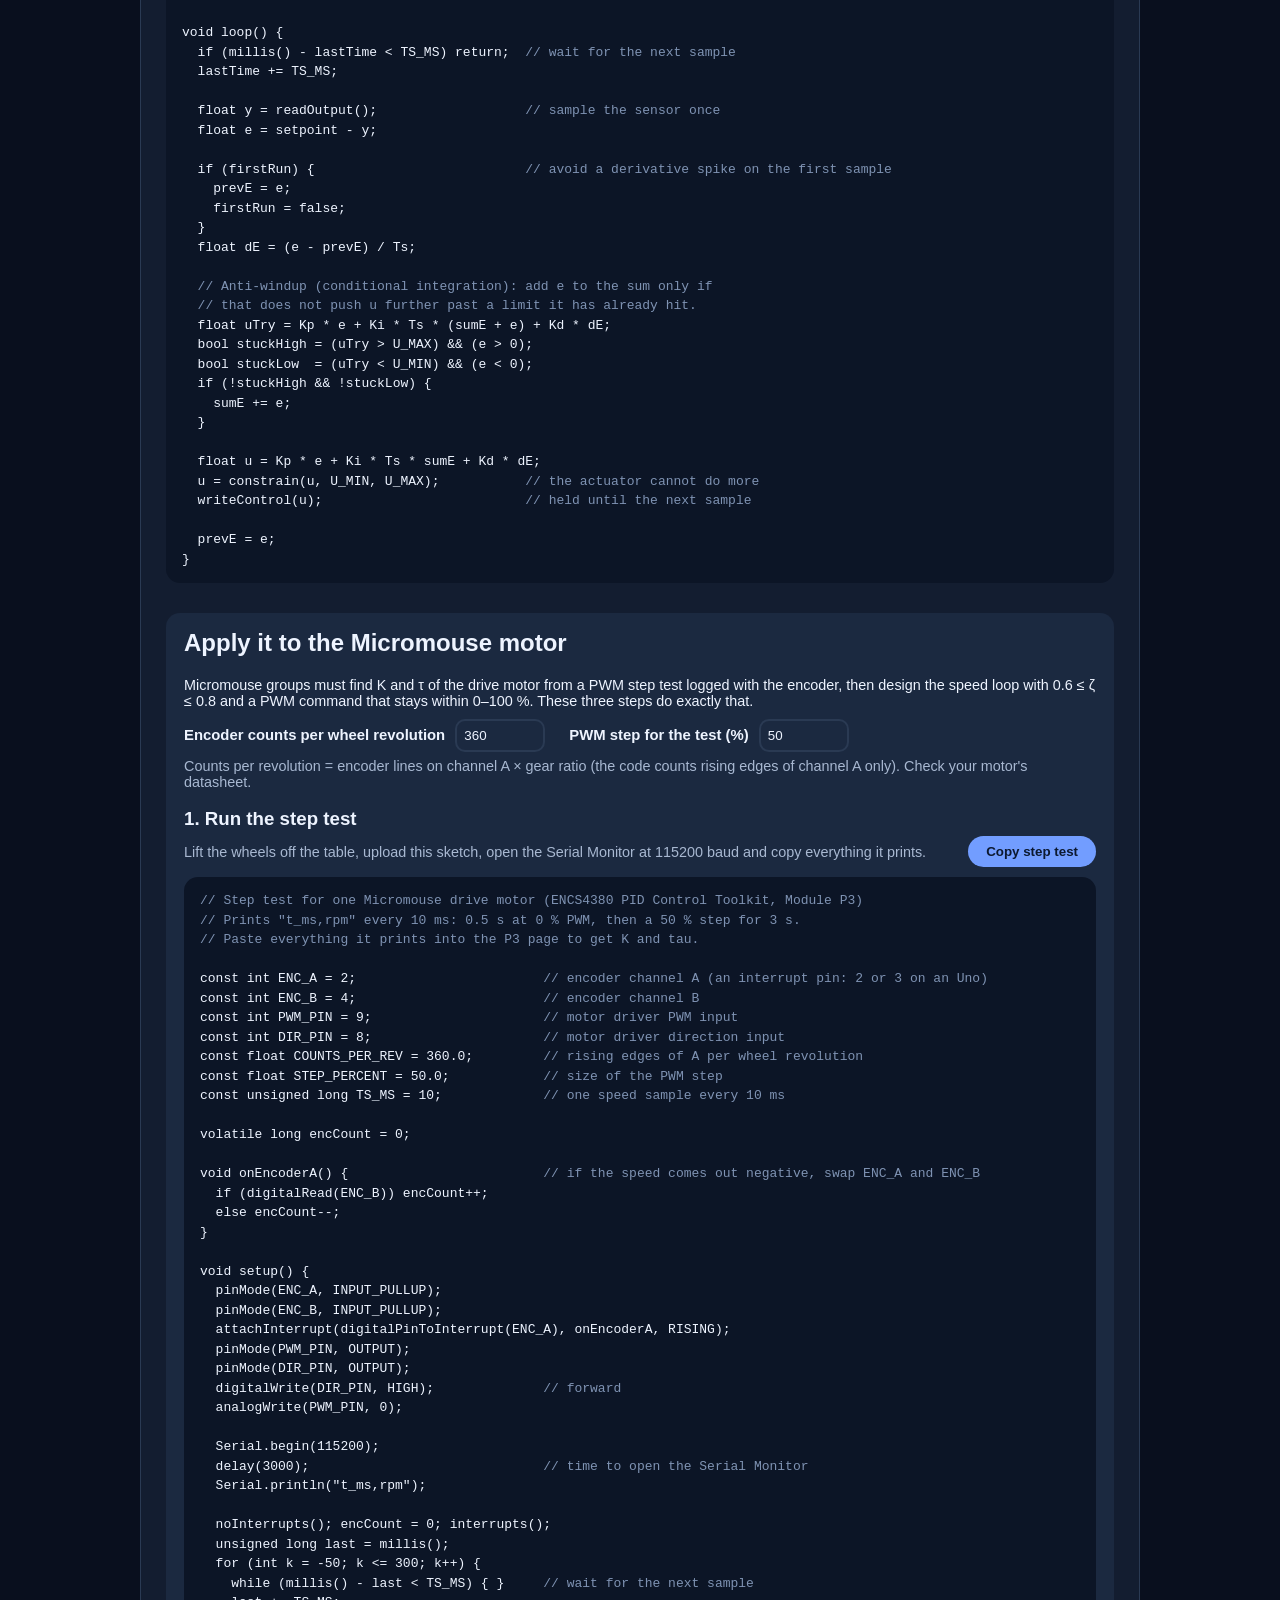
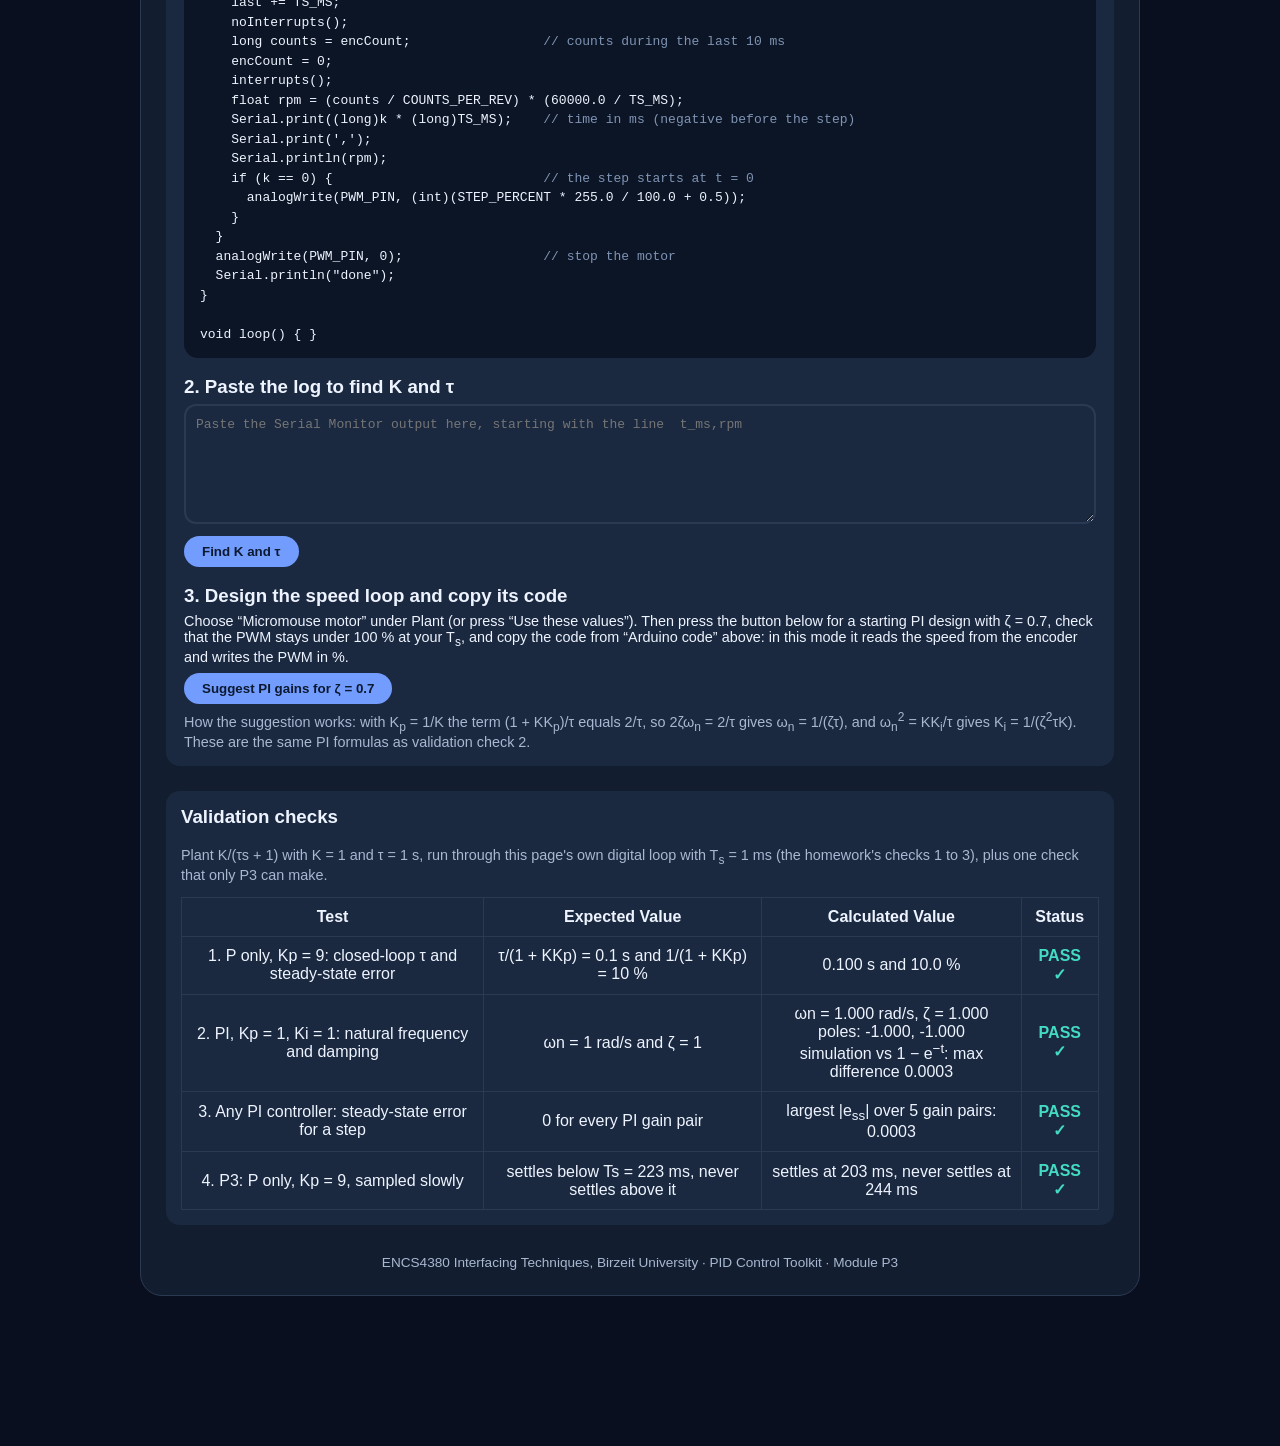
<file: pid-digital.html>
<!doctype html>
<html lang="en">
  <head>
    <meta charset="UTF-8" />
    <meta name="viewport" content="width=device-width, initial-scale=1.0" />

    <title>P3: Digital PID | ENCS4380 PID Control Toolkit</title>

    <script src="https://cdn.plot.ly/plotly-2.35.2.min.js"></script>

    <link rel="stylesheet" href="pid-digital.css" />
  </head>

  <body>
    <div class="container">
      <nav class="crumbs">
        <a href="index.html">Dynamics Toolkit</a> / PID Control / P3
      </nav>

      <h1>Digital PID: what the Arduino really does</h1>

      <h2>Module P3: Digital PID</h2>

      <p class="lede">
        A microcontroller cannot watch the output all the time. Every T<sub>s</sub>
        seconds it reads the sensor once, computes one new control value, and holds it
        until the next sample. The plant keeps moving in between, so the controller is
        always working with slightly old information. A small T<sub>s</sub> behaves like
        the continuous PID from P1. A large T<sub>s</sub> adds delay, so the overshoot
        grows until the loop can no longer settle.
      </p>

      <div class="formulaBox">
        u[k] = K<sub>p</sub> e[k] + K<sub>i</sub> T<sub>s</sub> Σ<sub>j=0..k</sub> e[j] +
        K<sub>d</sub> (e[k] − e[k−1]) / T<sub>s</sub>, &nbsp; then u is held constant
        until sample k + 1.
      </div>

      <!-- ================= Main instrument ================= -->

      <div class="instrument">
        <div class="controls">
          <h3>Plant</h3>
          <div class="seg" role="group" aria-label="Plant order">
            <button id="plantFirst" aria-pressed="true">First order</button>
            <button id="plantSecond" aria-pressed="false">Second order</button>
            <button id="plantMotor" aria-pressed="false">Micromouse motor</button>
          </div>
          <p class="motorNote" id="motorNote" hidden>
            Units: wheel speed in rpm, u = PWM in % (0 to 100). The starting K and τ are a
            typical small motor, not yours: measure your own with the step test in “Apply
            it to the Micromouse motor” below.
          </p>

          <div class="slider">
            <label for="sK"
              ><span id="lblK">Plant gain K</span> <output id="oK"></output
            ></label>
            <input type="range" id="sK" min="0.2" max="5" step="0.1" />
          </div>
          <div class="slider" id="rowTau">
            <label for="sTau"
              ><span id="lblTau">Time constant τ</span> <output id="oTau"></output
            ></label>
            <input type="range" id="sTau" min="0.1" max="5" step="0.1" />
          </div>
          <div class="slider" id="rowZeta" hidden>
            <label for="sZeta"
              ><span>Damping ratio ζ</span> <output id="oZeta"></output
            ></label>
            <input type="range" id="sZeta" min="0.1" max="2" step="0.05" />
          </div>
          <div class="slider" id="rowWn" hidden>
            <label for="sWn"
              ><span>Natural frequency ω<sub>n</sub></span> <output id="oWn"></output
            ></label>
            <input type="range" id="sWn" min="0.5" max="10" step="0.1" />
          </div>

          <h3>Controller gains</h3>
          <div class="slider">
            <label for="sKp"
              ><span>K<sub>p</sub></span> <output id="oKp"></output
            ></label>
            <input type="range" id="sKp" min="0" max="20" step="0.1" />
          </div>
          <div class="slider">
            <label for="sKi"
              ><span>K<sub>i</sub></span> <output id="oKi"></output
            ></label>
            <input type="range" id="sKi" min="0" max="20" step="0.1" />
          </div>
          <div class="slider">
            <label for="sKd"
              ><span>K<sub>d</sub></span> <output id="oKd"></output
            ></label>
            <input type="range" id="sKd" min="0" max="2" step="0.01" />
          </div>

          <h3>Digital loop</h3>
          <div class="slider">
            <label for="sTs"
              ><span>Sampling time T<sub>s</sub></span> <output id="oTs"></output
            ></label>
            <input type="range" id="sTs" min="0" max="1000" step="1" />
          </div>
          <div class="slider">
            <label for="sUmax"
              ><span id="lblUmax">Control limit u<sub>max</sub></span>
              <output id="oUmax"></output
            ></label>
            <input type="range" id="sUmax" min="0.5" max="10" step="0.1" />
          </div>
          <div class="slider">
            <label for="sR"
              ><span id="lblR">Setpoint step r</span> <output id="oR"></output
            ></label>
            <input type="range" id="sR" min="0.2" max="3" step="0.1" />
          </div>

          <div class="checks">
            <label class="awRow"
              ><input type="checkbox" id="cAw" />
              <span
                ><b>Anti-windup</b> (stop integrating while u is stuck at its limit)</span
              ></label
            >
            <label
              ><input type="checkbox" id="cCont" />
              <span>Compare with continuous PID (T<sub>s</sub> → 0)</span></label
            >
            <label
              ><input type="checkbox" id="cParts" />
              <span>Show the P, I and D parts of u</span></label
            >
          </div>

          <p class="warn" id="reachWarn" hidden></p>
        </div>

        <div class="display">
          <div class="plotBox">
            <div
              id="plotY"
              class="plot"
              role="img"
              aria-label="Output and setpoint plot"
            ></div>
          </div>

          <div class="plotBox">
            <div
              id="plotU"
              class="plot"
              role="img"
              aria-label="Stair-step control signal plot"
            ></div>
          </div>

          <div class="tableWrap readout">
            <table>
              <thead>
                <tr>
                  <th>Metric</th>
                  <th id="hDig">Digital</th>
                  <th>Continuous (T<sub>s</sub> → 0)</th>
                </tr>
              </thead>
              <tbody id="metricBody"></tbody>
            </table>
          </div>

          <div class="verdict" id="verdict"></div>
          <div class="verdict" id="designNote" hidden></div>
        </div>
      </div>

      <!-- ================= Predict, then check ================= -->

      <div class="predictBox">
        <h3>Predict, then check</h3>

        <div class="quizTop">
          <span id="quizCount"></span>
          <span id="quizScore"></span>
        </div>

        <p class="quizQ" id="quizQuestion"></p>

        <div class="quizOpts" id="quizOptions"></div>

        <div class="quizButtons">
          <button id="quizLock" disabled>Lock in my guess</button>
          <button id="quizRun" class="secondary" hidden>Run the experiment</button>
          <button id="quizNext" class="secondary" hidden>Next question</button>
        </div>

        <p id="quizExplain" aria-live="polite"></p>
      </div>

      <!-- ================= Performance against Ts ================= -->

      <section aria-labelledby="hSweep">
        <h2 id="hSweep">How performance falls as T<sub>s</sub> grows</h2>
        <p class="note" style="margin-bottom: 10px">
          The page runs the same loop for 40 sampling times from 2 ms to 1 s, keeping
          everything else as set above. ✕ marks a loop that never settles. The dashed line
          is your current T<sub>s</sub>.
        </p>
        <div class="plotBox">
          <div
            id="plotSweep"
            class="plot"
            role="img"
            aria-label="Overshoot and settling time against sampling time"
          ></div>
        </div>
      </section>

      <!-- ================= Arduino code ================= -->

      <section aria-labelledby="hCode">
        <div class="codeHead">
          <h2 id="hCode" style="margin: 0">Arduino code for these gains</h2>
          <span>
            <span id="copyMsg" aria-live="polite"></span>
            <button id="copyBtn">Copy code</button>
          </span>
        </div>
        <p class="note" id="codeNote">
          This is the same loop the simulation above runs, line for line. Change a slider
          and the code updates. Set <code>readOutput()</code> and
          <code>writeControl()</code> for your own sensor and actuator.
        </p>
        <pre class="code"><code id="code"></code></pre>
      </section>

      <!-- ================= Micromouse motor ================= -->

      <section class="motorSection" aria-labelledby="hMotor">
        <h2 id="hMotor" style="margin-top: 0">Apply it to the Micromouse motor</h2>
        <p class="note" style="color: #eef4ff">
          Micromouse groups must find K and τ of the drive motor from a PWM step test
          logged with the encoder, then design the speed loop with 0.6 ≤ ζ ≤ 0.8 and a PWM
          command that stays within 0–100 %. These three steps do exactly that.
        </p>

        <div class="mmInputs">
          <label for="inCpr"
            >Encoder counts per wheel revolution
            <input type="number" id="inCpr" min="1" step="1" value="360"
          /></label>
          <label for="inStep"
            >PWM step for the test (%)
            <input type="number" id="inStep" min="5" max="100" step="5" value="50"
          /></label>
        </div>
        <p class="note">
          Counts per revolution = encoder lines on channel A × gear ratio (the code counts
          rising edges of channel A only). Check your motor's datasheet.
        </p>

        <h3>1. Run the step test</h3>
        <div class="codeHead">
          <p class="note" style="margin: 0">
            Lift the wheels off the table, upload this sketch, open the Serial Monitor at
            115200 baud and copy everything it prints.
          </p>
          <span>
            <span id="copyStepMsg" class="copyMsg" aria-live="polite"></span>
            <button id="copyStepBtn">Copy step test</button>
          </span>
        </div>
        <pre class="code"><code id="stepCode"></code></pre>

        <h3>2. Paste the log to find K and τ</h3>
        <textarea
          id="logIn"
          spellcheck="false"
          placeholder="Paste the Serial Monitor output here, starting with the line  t_ms,rpm"
        ></textarea>
        <div class="btnRow">
          <button id="fitBtn">Find K and τ</button>
          <button id="useFit" class="secondary" hidden>
            Use these values in the simulation
          </button>
        </div>
        <div class="infoBox" id="fitOut" hidden></div>
        <div class="plotBox" id="fitPlotBox" hidden style="margin-top: 12px">
          <div
            id="plotFit"
            role="img"
            aria-label="Measured step response and fitted first-order curve"
          ></div>
        </div>

        <h3>3. Design the speed loop and copy its code</h3>
        <p class="note" style="color: #eef4ff">
          Choose “Micromouse motor” under Plant (or press “Use these values”). Then press
          the button below for a starting PI design with ζ = 0.7, check that the PWM stays
          under 100 % at your T<sub>s</sub>, and copy the code from “Arduino code” above:
          in this mode it reads the speed from the encoder and writes the PWM in %.
        </p>
        <div class="btnRow">
          <button id="suggestBtn">Suggest PI gains for ζ = 0.7</button>
          <span class="note" id="suggestMsg" style="margin: 8px 0 0"></span>
        </div>
        <p class="note">
          How the suggestion works: with K<sub>p</sub> = 1/K the term (1 +
          KK<sub>p</sub>)/τ equals 2/τ, so 2ζω<sub>n</sub> = 2/τ gives ω<sub>n</sub> =
          1/(ζτ), and ω<sub>n</sub><sup>2</sup> = KK<sub>i</sub>/τ gives K<sub>i</sub> =
          1/(ζ<sup>2</sup>τK). These are the same PI formulas as validation check 2.
        </p>
      </section>

      <!-- ================= Validation ================= -->

      <div class="validationBox">
        <h3>Validation checks</h3>

        <p class="note" style="margin: 0 0 4px">
          Plant K/(τs + 1) with K = 1 and τ = 1 s, run through this page's own digital
          loop with T<sub>s</sub> = 1 ms (the homework's checks 1 to 3), plus one check
          that only P3 can make.
        </p>

        <div class="tableWrap">
          <table>
            <thead>
              <tr>
                <th>Test</th>
                <th>Expected Value</th>
                <th>Calculated Value</th>
                <th>Status</th>
              </tr>
            </thead>
            <tbody id="valBody"></tbody>
          </table>
        </div>
      </div>

      <footer>
        ENCS4380 Interfacing Techniques, Birzeit University · PID Control Toolkit · Module
        P3
      </footer>
    </div>

    <script src="pid-digital.js"></script>
  </body>
</html>
</file>
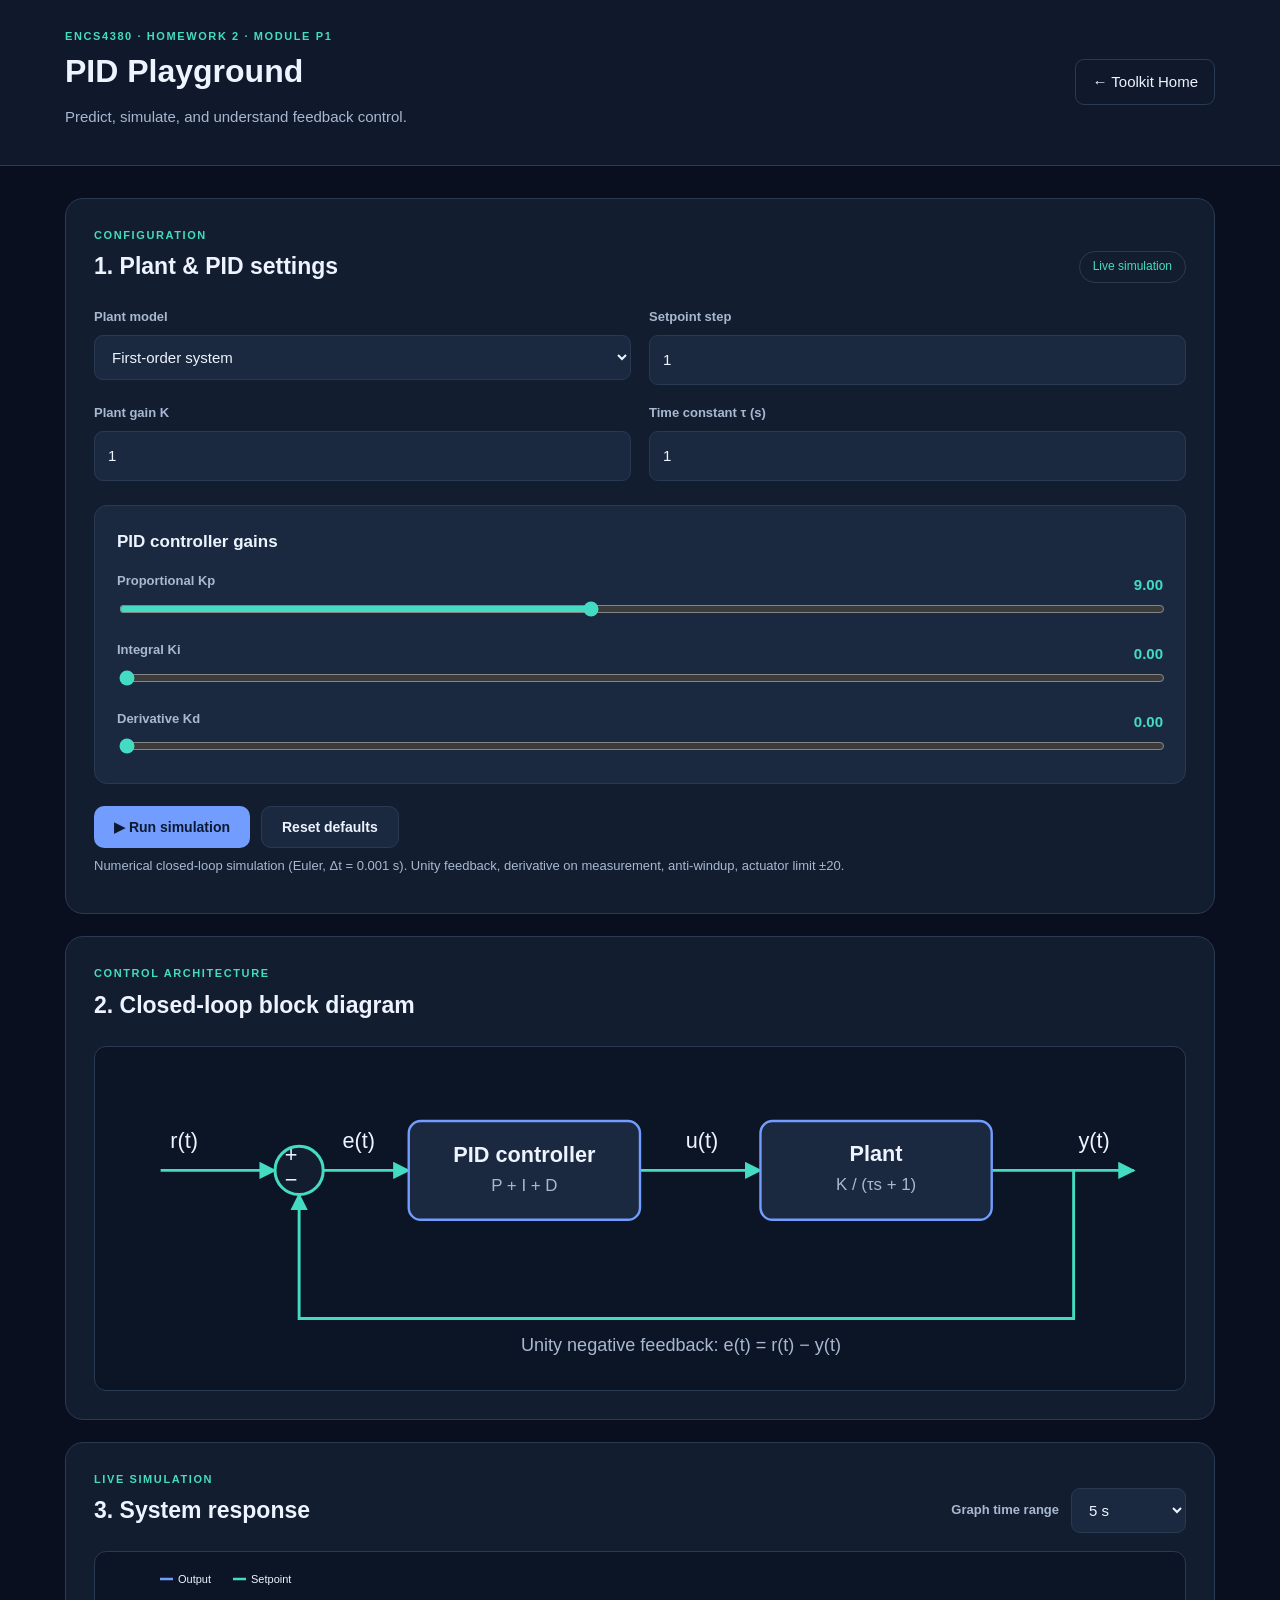
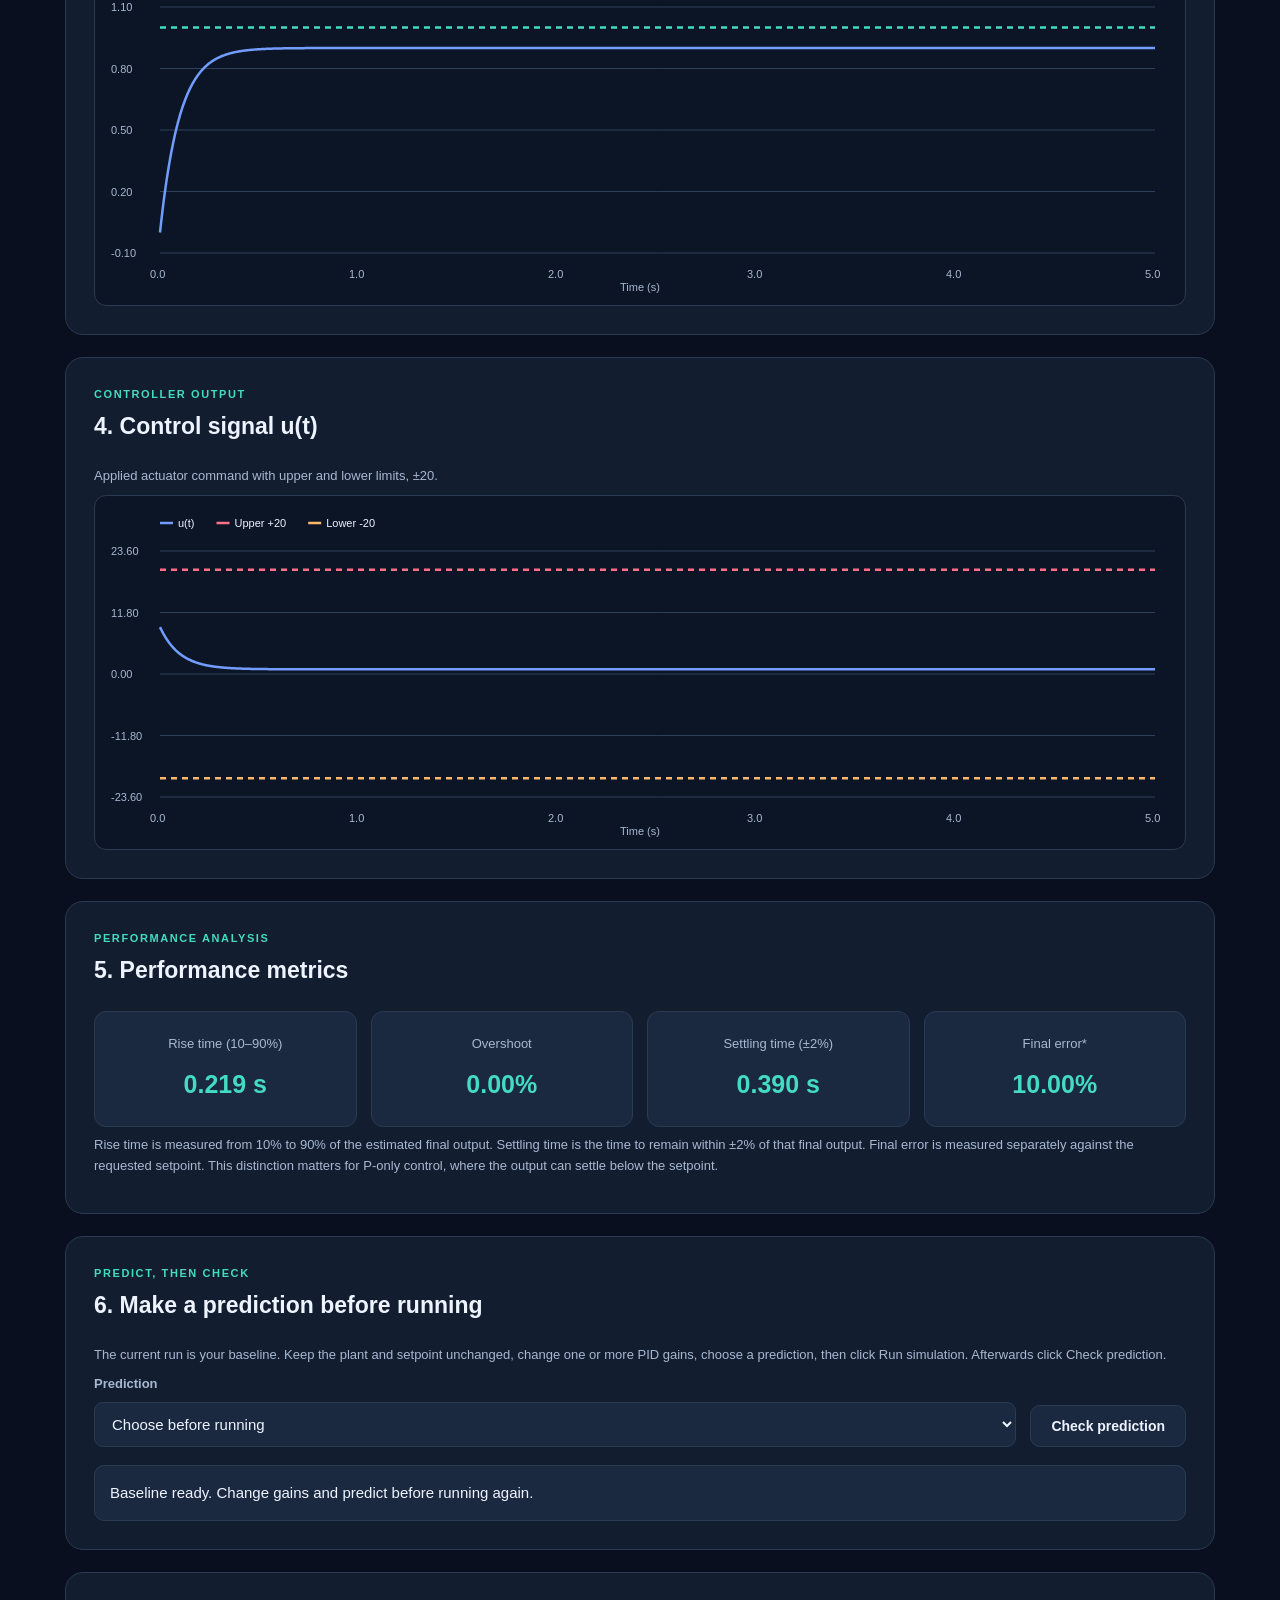
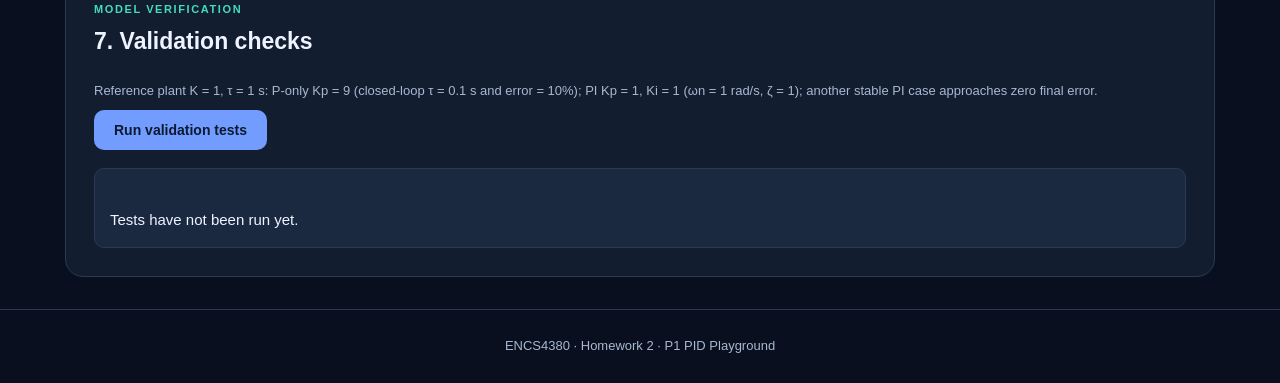
<file: pid-playground.html>
<!doctype html>
<html lang="en">
<head>
  <meta charset="utf-8">
  <meta name="viewport" content="width=device-width,initial-scale=1">
  <title>PID Playground | ENCS4380</title>
  <link rel="stylesheet" href="pid-playground.css">
  <script src="pid-playground.js" defer></script>
</head>
<body>
  <header class="site-header">
    <div class="header-inner">
      <div>
        <div class="eyebrow">ENCS4380 · HOMEWORK 2 · MODULE P1</div>
        <h1>PID Playground</h1>
        <p>Predict, simulate, and understand feedback control.</p>
      </div>
      <a class="home-link" href="index.html">← Toolkit Home</a>
    </div>
  </header>

  <main>
    <section class="card" aria-labelledby="settings-title">
      <div class="section-head">
        <div>
          <div class="eyebrow">CONFIGURATION</div>
          <h2 id="settings-title">1. Plant & PID settings</h2>
        </div>
        <span class="pill">Live simulation</span>
      </div>

      <div class="fields">
        <div>
          <label for="plant">Plant model</label>
          <select id="plant">
            <option value="first">First-order system</option>
            <option value="second">Second-order system</option>
          </select>
        </div>
        <div>
          <label for="setpoint">Setpoint step</label>
          <input id="setpoint" type="number" value="1" min="0.01" step="0.1">
        </div>
        <div>
          <label for="K">Plant gain K</label>
          <input id="K" type="number" value="1" min="0.01" step="0.1">
        </div>
        <div class="first-only">
          <label for="tau">Time constant τ (s)</label>
          <input id="tau" type="number" value="1" min="0.01" step="0.1">
        </div>
        <div class="second-only" hidden>
          <label for="zeta">Damping ratio ζ</label>
          <input id="zeta" type="number" value="0.5" min="0" step="0.1">
        </div>
        <div class="second-only" hidden>
          <label for="wn">Natural frequency ωn (rad/s)</label>
          <input id="wn" type="number" value="2" min="0.01" step="0.1">
        </div>
      </div>

      <div class="gain-box">
        <h3>PID controller gains</h3>

        <div class="gain">
          <div class="gain-label">
            <label for="kp">Proportional Kp</label>
            <output id="kpValue">9.00</output>
          </div>
          <input type="range" id="kp" min="0" max="20" step="0.1" value="9">
        </div>

        <div class="gain">
          <div class="gain-label">
            <label for="ki">Integral Ki</label>
            <output id="kiValue">0.00</output>
          </div>
          <input type="range" id="ki" min="0" max="20" step="0.1" value="0">
        </div>

        <div class="gain">
          <div class="gain-label">
            <label for="kd">Derivative Kd</label>
            <output id="kdValue">0.00</output>
          </div>
          <input type="range" id="kd" min="0" max="10" step="0.1" value="0">
        </div>
      </div>

      <div class="actions">
        <button id="runBtn" type="button">▶ Run simulation</button>
        <button id="resetBtn" type="button" class="secondary">Reset defaults</button>
      </div>

      <p class="note">
        Numerical closed-loop simulation (Euler, Δt = 0.001 s).
        Unity feedback, derivative on measurement,
        anti-windup, actuator limit ±20.
      </p>
      <p id="errorMessage" class="error" role="alert"></p>
    </section>

    <section class="card">
      <div class="eyebrow">CONTROL ARCHITECTURE</div>
      <h2>2. Closed-loop block diagram</h2>

      <div class="diagram-scroll">
        <svg viewBox="0 0 880 260" role="img"
             aria-label="PID closed-loop system with negative feedback">
          <defs>
            <marker id="arrow" viewBox="0 0 10 10"
                    refX="9" refY="5"
                    markerWidth="6" markerHeight="6"
                    orient="auto">
              <path d="M0 0L10 5L0 10Z" fill="#43dbc1"/>
            </marker>
          </defs>

          <g class="wires">
            <path d="M42 90H137"/>
            <path d="M177 90H248"/>
            <path d="M440 90H540"/>
            <path d="M732 90H850"/>
            <path d="M800 90V213H157V110"/>
          </g>

          <g class="diagram-labels">
            <text x="50" y="71">r(t)</text>
            <text x="193" y="71">e(t)</text>
            <text x="478" y="71">u(t)</text>
            <text x="804" y="71">y(t)</text>
          </g>

          <circle cx="157" cy="90" r="20" class="sum"/>
          <text x="145" y="83" class="sign">+</text>
          <text x="145" y="104" class="sign">−</text>

          <rect x="248" y="49" width="192" height="82"
                rx="10" class="diagram-block"/>
          <text x="344" y="83" class="block-title">PID controller</text>
          <text x="344" y="107" class="block-sub">P + I + D</text>

          <rect x="540" y="49" width="192" height="82"
                rx="10" class="diagram-block"/>
          <text x="636" y="82" class="block-title">Plant</text>
          <text id="plantEquation" x="636" y="106" class="block-sub">
            K / (τs + 1)
          </text>

          <text x="474" y="240" class="feedback-label">
            Unity negative feedback: e(t) = r(t) − y(t)
          </text>
        </svg>
      </div>
    </section>

    <section class="card">
      <div class="section-head">
        <div>
          <div class="eyebrow">LIVE SIMULATION</div>
          <h2>3. System response</h2>
        </div>
        <div class="time-choice">
          <label for="timeRange">Graph time range</label>
          <select id="timeRange">
            <option value="2">2 s</option>
            <option value="5" selected>5 s</option>
            <option value="10">10 s</option>
            <option value="20">20 s</option>
          </select>
        </div>
      </div>
      <div class="chart">
        <canvas id="responseChart"
                role="img"
                aria-label="System output and setpoint against time"></canvas>
      </div>
    </section>

    <section class="card">
      <div class="eyebrow">CONTROLLER OUTPUT</div>
      <h2>4. Control signal u(t)</h2>
      <p class="note">
        Applied actuator command with upper and lower limits, ±20.
      </p>
      <div class="chart">
        <canvas id="controlChart"
                role="img"
                aria-label="Control signal and limits against time"></canvas>
      </div>
    </section>

    <section class="card">
      <div class="eyebrow">PERFORMANCE ANALYSIS</div>
      <h2>5. Performance metrics</h2>
      <div class="metrics">
        <div class="metric">
          <span>Rise time (10–90%)</span>
          <strong id="riseTime">—</strong>
        </div>
        <div class="metric">
          <span>Overshoot</span>
          <strong id="overshoot">—</strong>
        </div>
        <div class="metric">
          <span>Settling time (±2%)</span>
          <strong id="settlingTime">—</strong>
        </div>
        <div class="metric">
          <span>Final error*</span>
          <strong id="steadyError">—</strong>
        </div>
      </div>
      <p class="note">
        Rise time is measured from 10% to 90% of the estimated final output.
        Settling time is the time to remain within ±2% of that final output.
        Final error is measured separately against the requested setpoint.
        This distinction matters for P-only control, where the output can settle
        below the setpoint.
      </p>
    </section>

    <section class="card">
      <div class="eyebrow">PREDICT, THEN CHECK</div>
      <h2>6. Make a prediction before running</h2>
      <p class="note">
        The current run is your baseline. Keep the plant and
        setpoint unchanged, change one or more PID gains,
        choose a prediction, then click Run simulation.
        Afterwards click Check prediction.
      </p>

      <div class="predict-grid">
        <div>
          <label for="prediction">Prediction</label>
          <select id="prediction">
            <option value="">Choose before running</option>
            <option value="faster">Faster rise time</option>
            <option value="slower">Slower rise time</option>
            <option value="overshoot">More overshoot</option>
            <option value="lessOvershoot">Less overshoot</option>
            <option value="error">Lower final error</option>
            <option value="same">No significant change in reported metrics</option>
          </select>
        </div>
        <div class="predict-actions">
          <button type="button" id="checkBtn" class="secondary">
            Check prediction
          </button>
        </div>
      </div>
      <div id="predictionResult" class="result" aria-live="polite">
        Baseline ready. Change the gains and select
        your prediction before the next run.
      </div>
    </section>

    <section class="card">
      <div class="eyebrow">MODEL VERIFICATION</div>
      <h2>7. Validation checks</h2>
      <p class="note">
        Reference plant K = 1, τ = 1 s:
        P-only Kp = 9 (closed-loop τ = 0.1 s and error = 10%);
        PI Kp = 1, Ki = 1 (ωn = 1 rad/s, ζ = 1);
        another stable PI case approaches zero final error.
      </p>
      <button id="validateBtn" type="button">
        Run validation tests
      </button>
      <div id="validationResults" class="result" aria-live="polite">
        Tests have not been run yet.
      </div>
    </section>
  </main>

  <footer>ENCS4380 · Homework 2 · P1 PID Playground</footer>
</body>
</html>
</file>
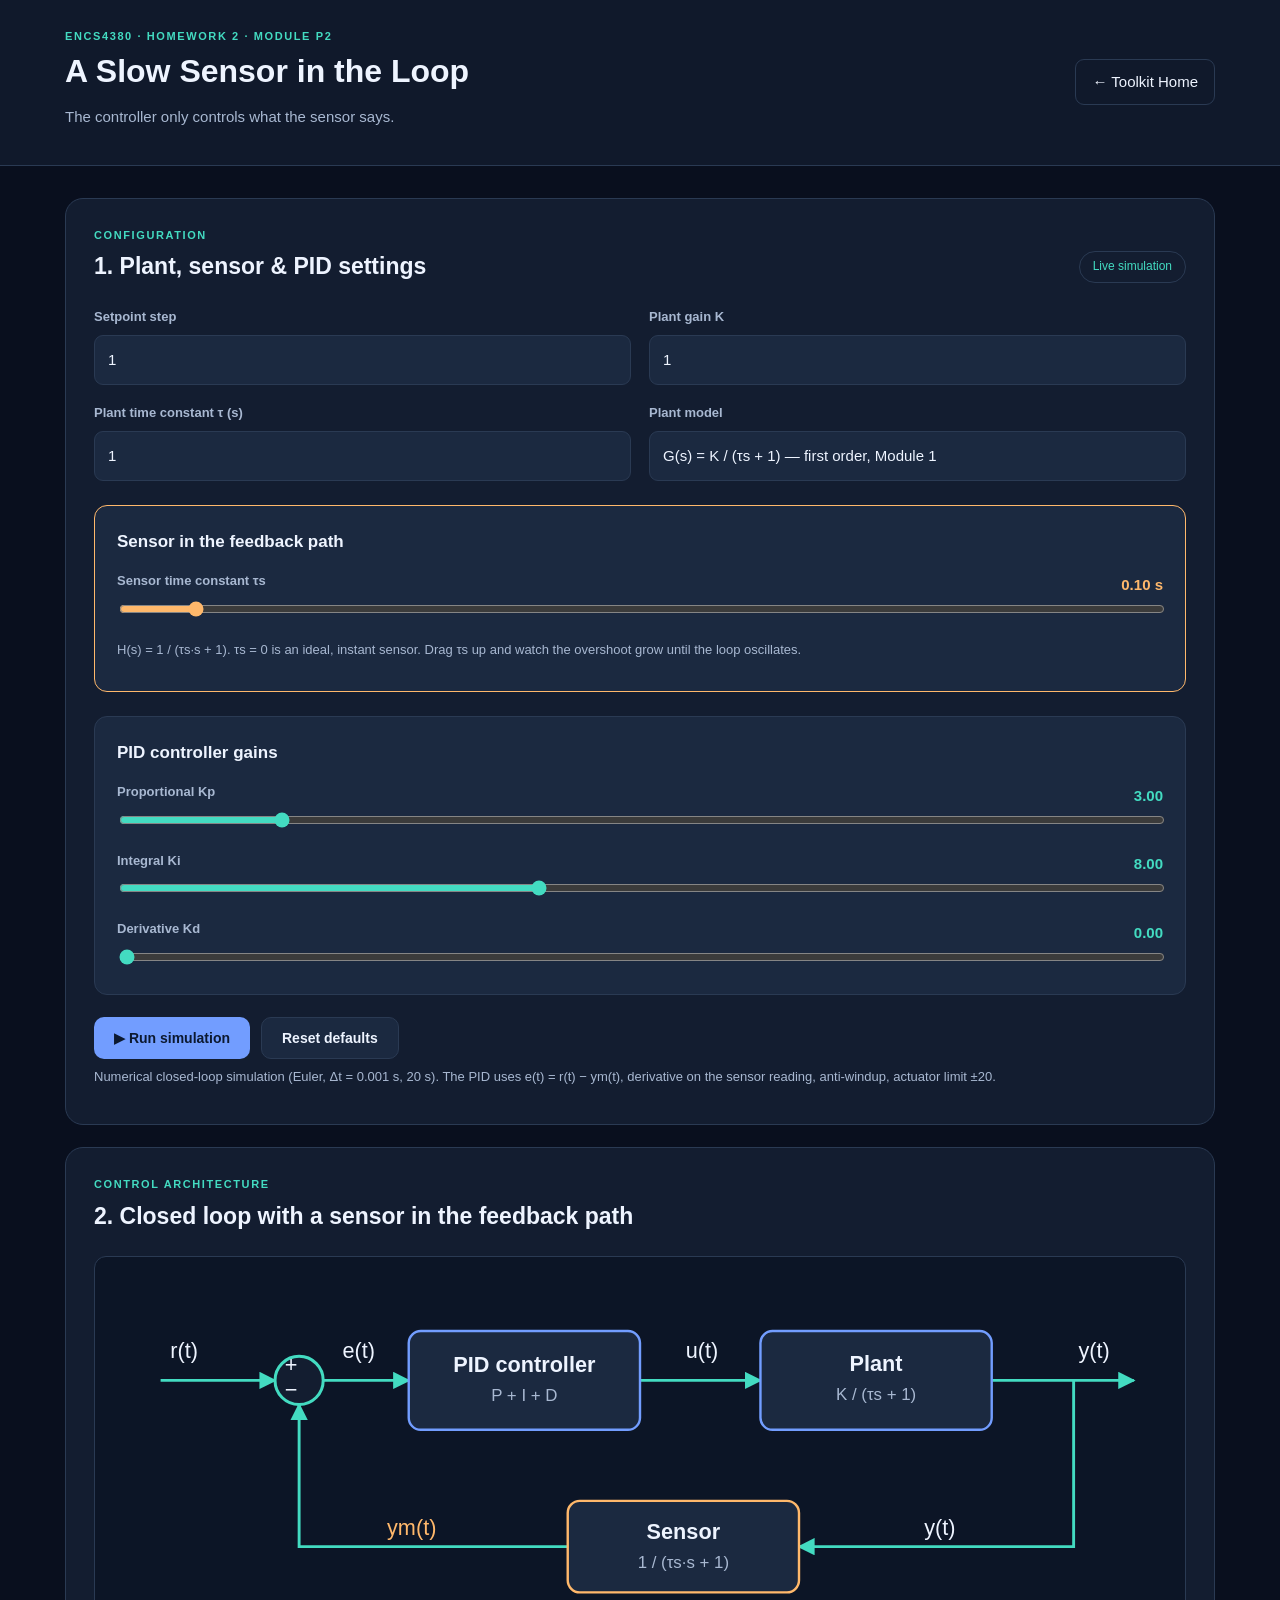
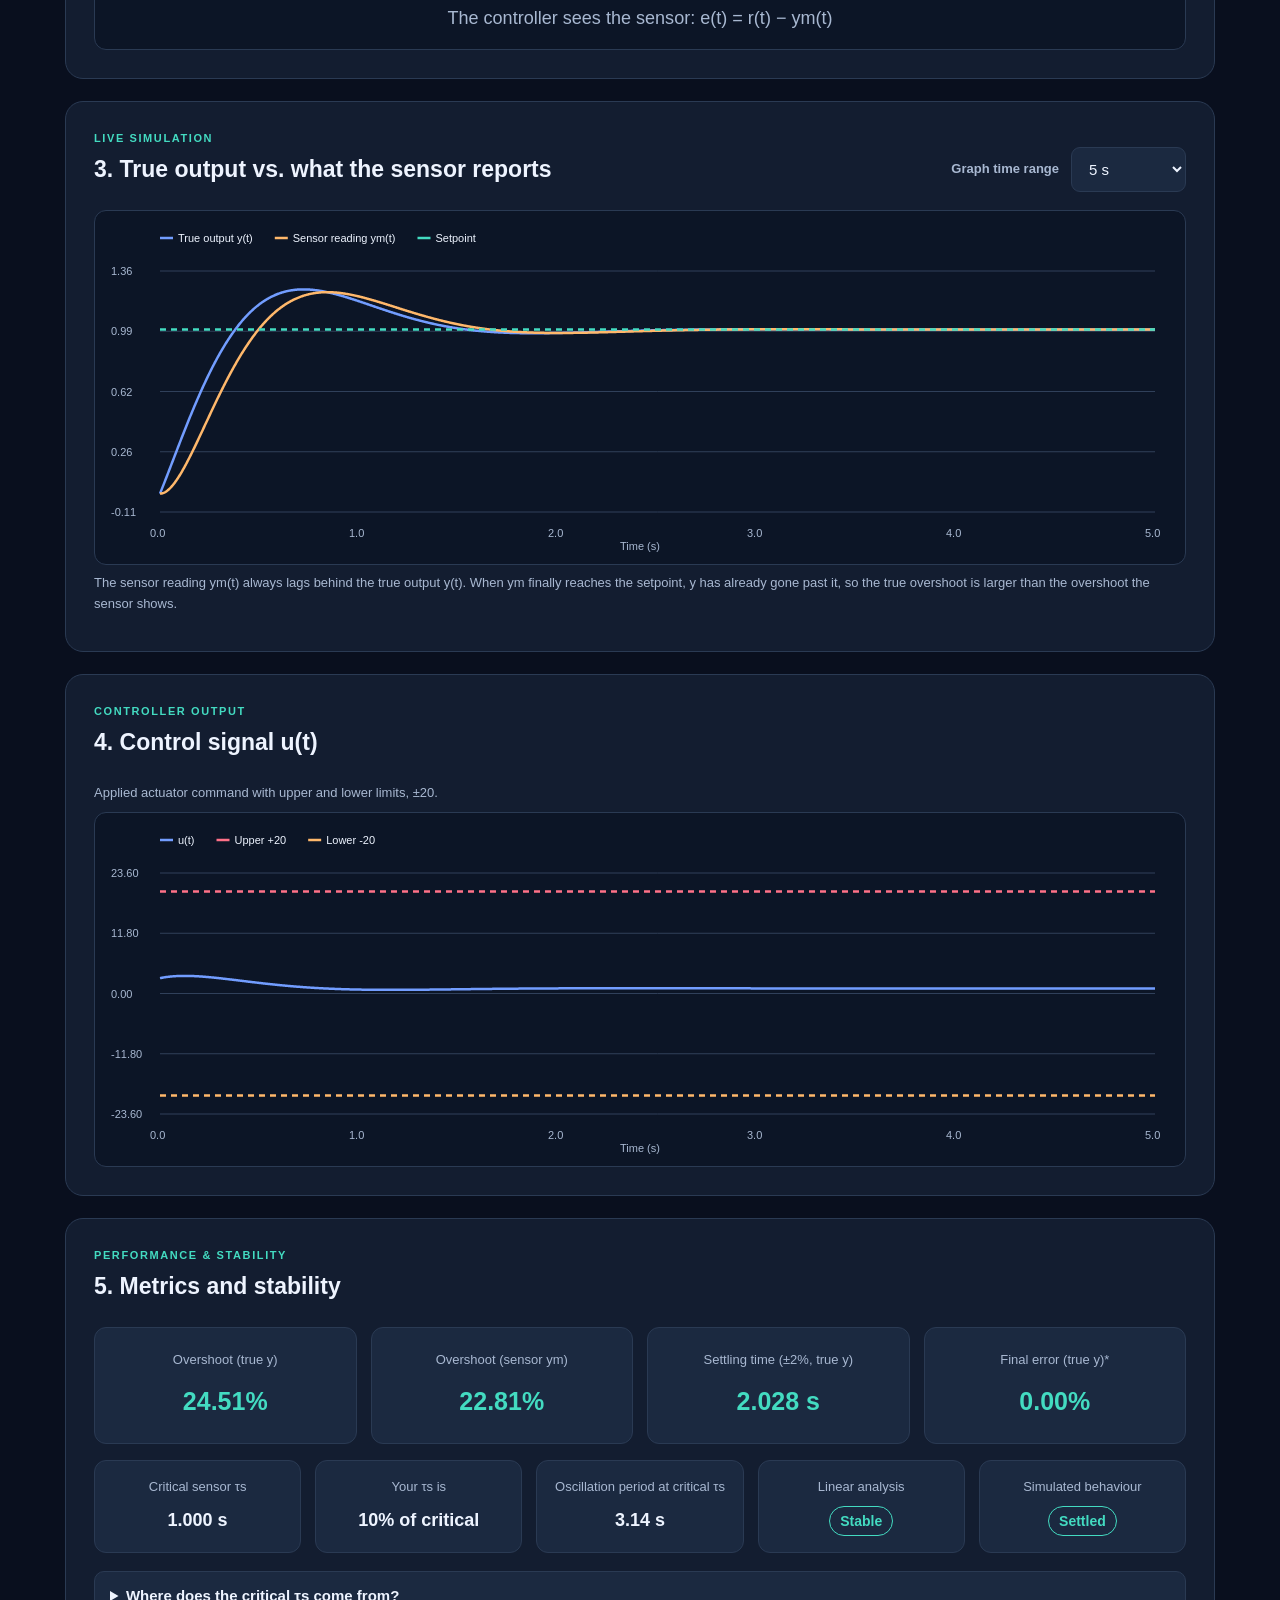
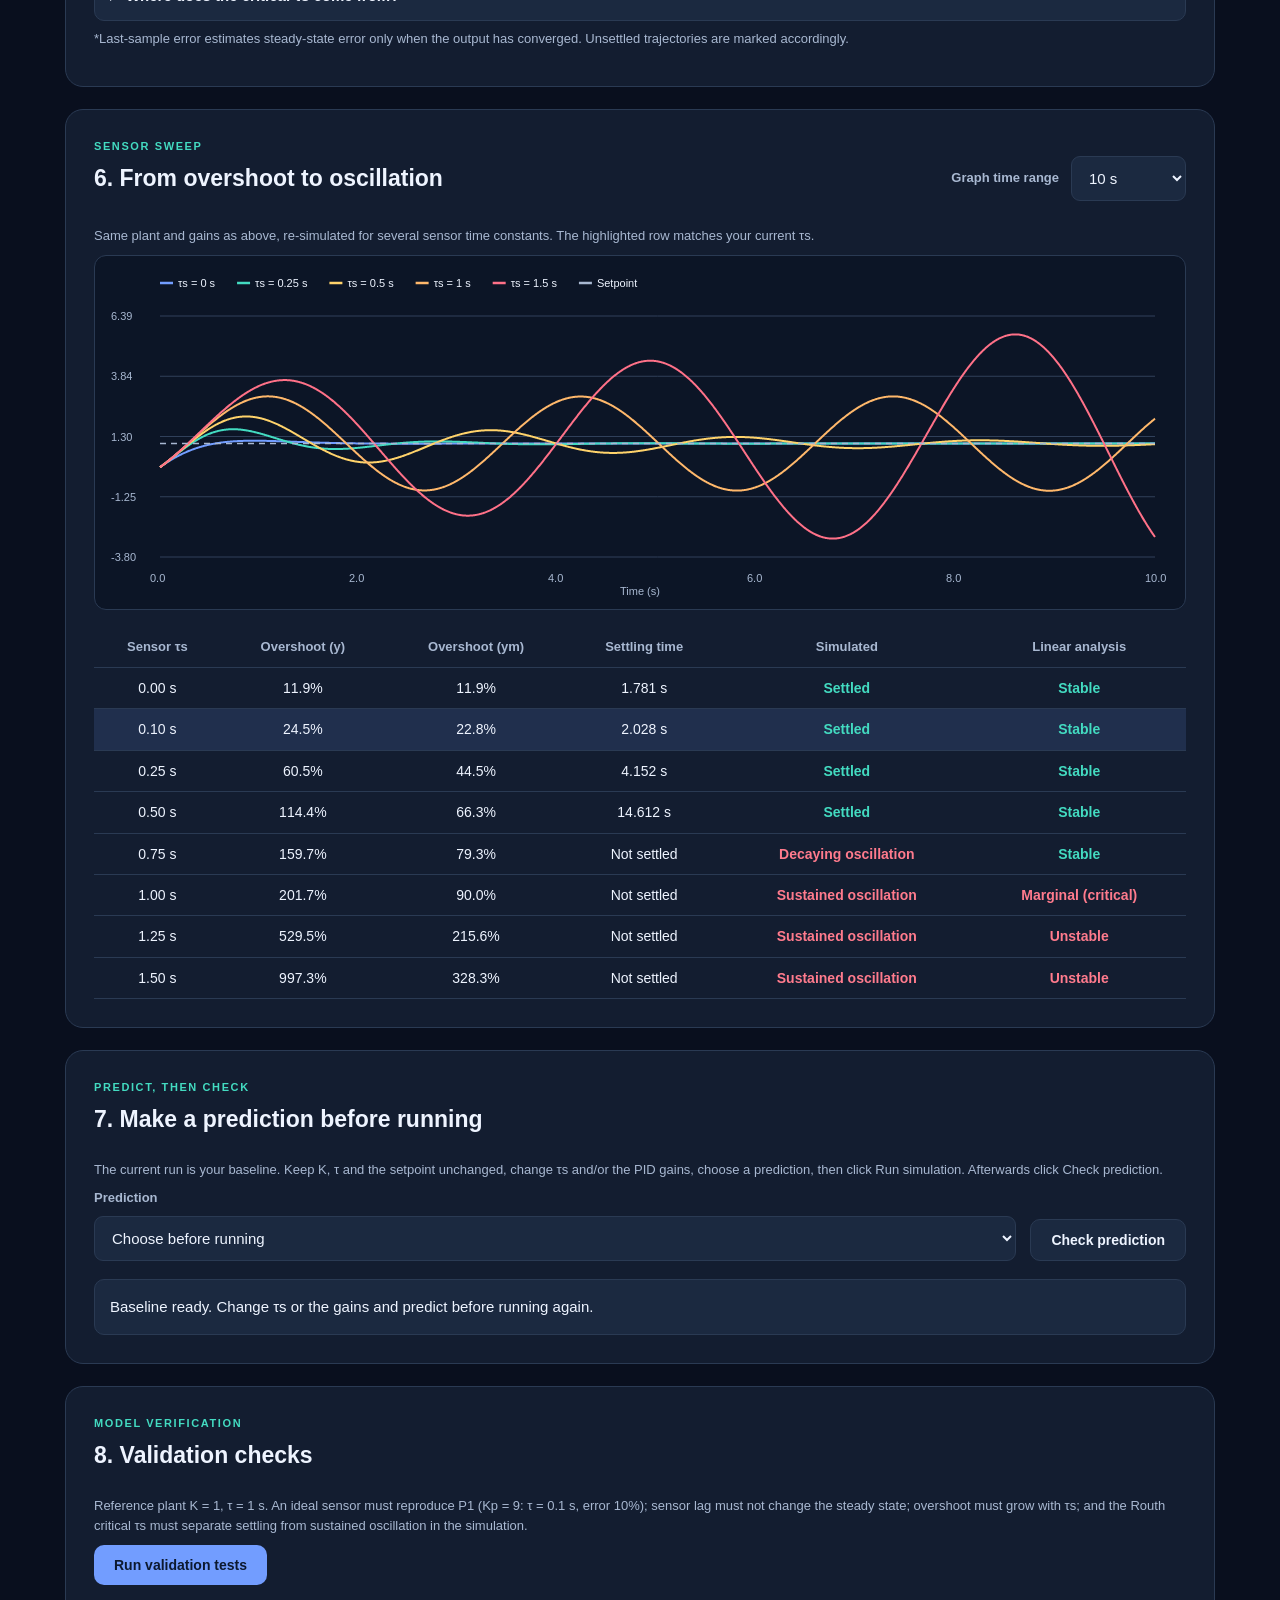
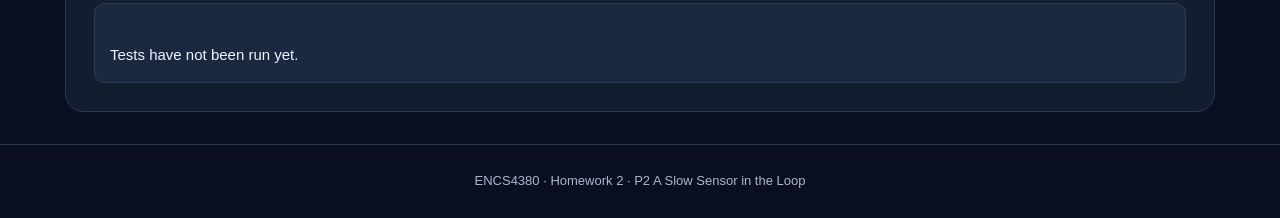
<file: pid-slow-sensor.html>
<!doctype html>
<html lang="en">
<head>
  <meta charset="utf-8">
  <meta name="viewport" content="width=device-width,initial-scale=1">
  <title>Slow Sensor in the Loop | ENCS4380</title>
  <link rel="stylesheet" href="pid-playground.css">
  <link rel="stylesheet" href="pid-slow-sensor.css">
  <script src="pid-slow-sensor.js" defer></script>
</head>
<body>
  <header class="site-header">
    <div class="header-inner">
      <div>
        <div class="eyebrow">ENCS4380 · HOMEWORK 2 · MODULE P2</div>
        <h1>A Slow Sensor in the Loop</h1>
        <p>The controller only controls what the sensor says.</p>
      </div>
      <a class="home-link" href="index.html">← Toolkit Home</a>
    </div>
  </header>

  <main>
    <section class="card" aria-labelledby="settings-title">
      <div class="section-head">
        <div>
          <div class="eyebrow">CONFIGURATION</div>
          <h2 id="settings-title">1. Plant, sensor & PID settings</h2>
        </div>
        <span class="pill">Live simulation</span>
      </div>

      <div class="fields">
        <div>
          <label for="setpoint">Setpoint step</label>
          <input id="setpoint" type="number" value="1" min="0.01" step="0.1">
        </div>
        <div>
          <label for="K">Plant gain K</label>
          <input id="K" type="number" value="1" min="0.01" step="0.1">
        </div>
        <div>
          <label for="tau">Plant time constant τ (s)</label>
          <input id="tau" type="number" value="1" min="0.01" step="0.1">
        </div>
        <div>
          <label>Plant model</label>
          <p class="model-text">G(s) = K / (τs + 1) — first order, Module 1</p>
        </div>
      </div>

      <div class="gain-box sensor-box">
        <h3>Sensor in the feedback path</h3>
        <div class="gain">
          <div class="gain-label">
            <label for="taus">Sensor time constant τs</label>
            <output id="tausValue">0.10 s</output>
          </div>
          <input type="range" id="taus" min="0" max="1.5" step="0.01" value="0.1">
        </div>
        <p class="note">
          H(s) = 1 / (τs·s + 1). τs = 0 is an ideal, instant sensor.
          Drag τs up and watch the overshoot grow until the loop oscillates.
        </p>
      </div>

      <div class="gain-box">
        <h3>PID controller gains</h3>

        <div class="gain">
          <div class="gain-label">
            <label for="kp">Proportional Kp</label>
            <output id="kpValue">3.00</output>
          </div>
          <input type="range" id="kp" min="0" max="20" step="0.1" value="3">
        </div>

        <div class="gain">
          <div class="gain-label">
            <label for="ki">Integral Ki</label>
            <output id="kiValue">8.00</output>
          </div>
          <input type="range" id="ki" min="0" max="20" step="0.1" value="8">
        </div>

        <div class="gain">
          <div class="gain-label">
            <label for="kd">Derivative Kd</label>
            <output id="kdValue">0.00</output>
          </div>
          <input type="range" id="kd" min="0" max="10" step="0.1" value="0">
        </div>
      </div>

      <div class="actions">
        <button id="runBtn" type="button">▶ Run simulation</button>
        <button id="resetBtn" type="button" class="secondary">Reset defaults</button>
      </div>

      <p class="note">
        Numerical closed-loop simulation (Euler, Δt = 0.001 s, 20 s).
        The PID uses e(t) = r(t) − ym(t), derivative on the sensor reading,
        anti-windup, actuator limit ±20.
      </p>
      <p id="errorMessage" class="error" role="alert"></p>
    </section>

    <section class="card">
      <div class="eyebrow">CONTROL ARCHITECTURE</div>
      <h2>2. Closed loop with a sensor in the feedback path</h2>

      <div class="diagram-scroll">
        <svg viewBox="0 0 880 300" role="img"
             aria-label="PID closed loop with a first-order sensor in the feedback path">
          <defs>
            <marker id="arrow" viewBox="0 0 10 10"
                    refX="9" refY="5"
                    markerWidth="6" markerHeight="6"
                    orient="auto">
              <path d="M0 0L10 5L0 10Z" fill="#43dbc1"/>
            </marker>
          </defs>

          <g class="wires">
            <path d="M42 90H137"/>
            <path d="M177 90H248"/>
            <path d="M440 90H540"/>
            <path d="M732 90H850"/>
            <path d="M800 90V228H572"/>
            <path d="M380 228H157V110"/>
          </g>

          <g class="diagram-labels">
            <text x="50" y="71">r(t)</text>
            <text x="193" y="71">e(t)</text>
            <text x="478" y="71">u(t)</text>
            <text x="804" y="71">y(t)</text>
            <text x="230" y="218" class="sensor-label">ym(t)</text>
            <text x="676" y="218">y(t)</text>
          </g>

          <circle cx="157" cy="90" r="20" class="sum"/>
          <text x="145" y="83" class="sign">+</text>
          <text x="145" y="104" class="sign">−</text>

          <rect x="248" y="49" width="192" height="82" rx="10" class="diagram-block"/>
          <text x="344" y="83" class="block-title">PID controller</text>
          <text x="344" y="107" class="block-sub">P + I + D</text>

          <rect x="540" y="49" width="192" height="82" rx="10" class="diagram-block"/>
          <text x="636" y="82" class="block-title">Plant</text>
          <text x="636" y="106" class="block-sub">K / (τs + 1)</text>

          <rect x="380" y="190" width="192" height="76" rx="10" class="diagram-block sensor-block"/>
          <text x="476" y="222" class="block-title">Sensor</text>
          <text x="476" y="246" class="block-sub">1 / (τs·s + 1)</text>

          <text x="440" y="292" class="feedback-label">
            The controller sees the sensor: e(t) = r(t) − ym(t)
          </text>
        </svg>
      </div>
    </section>

    <section class="card">
      <div class="section-head">
        <div>
          <div class="eyebrow">LIVE SIMULATION</div>
          <h2>3. True output vs. what the sensor reports</h2>
        </div>
        <div class="time-choice">
          <label for="timeRange">Graph time range</label>
          <select id="timeRange">
            <option value="2">2 s</option>
            <option value="5" selected>5 s</option>
            <option value="10">10 s</option>
            <option value="20">20 s</option>
          </select>
        </div>
      </div>
      <div class="chart">
        <canvas id="responseChart" role="img"
                aria-label="True output, sensor reading and setpoint against time"></canvas>
      </div>
      <p class="note">
        The sensor reading ym(t) always lags behind the true output y(t).
        When ym finally reaches the setpoint, y has already gone past it,
        so the true overshoot is larger than the overshoot the sensor shows.
      </p>
    </section>

    <section class="card">
      <div class="eyebrow">CONTROLLER OUTPUT</div>
      <h2>4. Control signal u(t)</h2>
      <p class="note">Applied actuator command with upper and lower limits, ±20.</p>
      <div class="chart">
        <canvas id="controlChart" role="img"
                aria-label="Control signal and limits against time"></canvas>
      </div>
    </section>

    <section class="card">
      <div class="eyebrow">PERFORMANCE & STABILITY</div>
      <h2>5. Metrics and stability</h2>
      <div class="metrics">
        <div class="metric">
          <span>Overshoot (true y)</span>
          <strong id="overshootTrue">—</strong>
        </div>
        <div class="metric">
          <span>Overshoot (sensor ym)</span>
          <strong id="overshootSensor">—</strong>
        </div>
        <div class="metric">
          <span>Settling time (±2%, true y)</span>
          <strong id="settlingTime">—</strong>
        </div>
        <div class="metric">
          <span>Final error (true y)*</span>
          <strong id="steadyError">—</strong>
        </div>
      </div>

      <div class="stability">
        <div class="stab-item">
          <span>Critical sensor τs</span>
          <strong id="criticalTaus">—</strong>
        </div>
        <div class="stab-item">
          <span>Your τs is</span>
          <strong id="tausRatio">—</strong>
        </div>
        <div class="stab-item">
          <span>Oscillation period at critical τs</span>
          <strong id="oscPeriod">—</strong>
        </div>
        <div class="stab-item">
          <span>Linear analysis</span>
          <strong id="linearVerdict" class="badge">—</strong>
        </div>
        <div class="stab-item">
          <span>Simulated behaviour</span>
          <strong id="simVerdict" class="badge">—</strong>
        </div>
      </div>

      <details class="math">
        <summary>Where does the critical τs come from?</summary>
        <p>With the sensor in the loop, the closed-loop characteristic equation is</p>
        <p class="formula">τ·τs·s³ + (τ + τs + K·Kd)·s² + (1 + K·Kp)·s + K·Ki = 0</p>
        <p>Routh–Hurwitz says this third-order loop is stable only while</p>
        <p class="formula">(τ + τs + K·Kd)(1 + K·Kp) &gt; τ·τs·K·Ki</p>
        <p>Solving for τs gives the largest sensor lag the loop can tolerate:</p>
        <p class="formula">τs,crit = (τ + K·Kd)(1 + K·Kp) / (τ·K·Ki − (1 + K·Kp))</p>
        <p>
          At τs,crit the loop oscillates at ω² = K·Ki / (τ + τs,crit + K·Kd).
          Without Ki (or with τ·K·Ki ≤ 1 + K·Kp) there is no critical value, and the
          sensor only reduces damping. This is a linear result: in the simulation
          the ±20 actuator limit keeps an unstable loop bounded, so it shows up as a
          sustained oscillation instead of growing forever.
        </p>
      </details>

      <p class="note">
        *Last-sample error estimates steady-state error only when the output has
        converged. Unsettled trajectories are marked accordingly.
      </p>
    </section>

    <section class="card">
      <div class="section-head">
        <div>
          <div class="eyebrow">SENSOR SWEEP</div>
          <h2>6. From overshoot to oscillation</h2>
        </div>
        <div class="time-choice">
          <label for="sweepRange">Graph time range</label>
          <select id="sweepRange">
            <option value="5">5 s</option>
            <option value="10" selected>10 s</option>
            <option value="20">20 s</option>
          </select>
        </div>
      </div>
      <p class="note">
        Same plant and gains as above, re-simulated for several sensor time
        constants. The highlighted row matches your current τs.
      </p>
      <div class="chart">
        <canvas id="sweepChart" role="img"
                aria-label="True output for several sensor time constants"></canvas>
      </div>
      <div class="table-scroll">
        <table class="sweep">
          <thead>
            <tr>
              <th>Sensor τs</th>
              <th>Overshoot (y)</th>
              <th>Overshoot (ym)</th>
              <th>Settling time</th>
              <th>Simulated</th>
              <th>Linear analysis</th>
            </tr>
          </thead>
          <tbody id="sweepBody"></tbody>
        </table>
      </div>
    </section>

    <section class="card">
      <div class="eyebrow">PREDICT, THEN CHECK</div>
      <h2>7. Make a prediction before running</h2>
      <p class="note">
        The current run is your baseline. Keep K, τ and the setpoint unchanged,
        change τs and/or the PID gains, choose a prediction, then click
        Run simulation. Afterwards click Check prediction.
      </p>

      <div class="predict-grid">
        <div>
          <label for="prediction">Prediction</label>
          <select id="prediction">
            <option value="">Choose before running</option>
            <option value="moreOvershoot">More overshoot</option>
            <option value="lessOvershoot">Less overshoot</option>
            <option value="slowerSettle">Longer settling time</option>
            <option value="fasterSettle">Shorter settling time</option>
            <option value="oscillate">The loop will oscillate (sustained)</option>
            <option value="same">No significant change</option>
          </select>
        </div>
        <div class="predict-actions">
          <button type="button" id="checkBtn" class="secondary">Check prediction</button>
        </div>
      </div>
      <div id="predictionResult" class="result" aria-live="polite">
        Baseline ready. Change τs or the gains and select
        your prediction before the next run.
      </div>
    </section>

    <section class="card">
      <div class="eyebrow">MODEL VERIFICATION</div>
      <h2>8. Validation checks</h2>
      <p class="note">
        Reference plant K = 1, τ = 1 s. An ideal sensor must reproduce P1
        (Kp = 9: τ = 0.1 s, error 10%); sensor lag must not change the steady state;
        overshoot must grow with τs; and the Routh critical τs must separate
        settling from sustained oscillation in the simulation.
      </p>
      <button id="validateBtn" type="button">Run validation tests</button>
      <div id="validationResults" class="result" aria-live="polite">
        Tests have not been run yet.
      </div>
    </section>
  </main>

  <footer>ENCS4380 · Homework 2 · P2 A Slow Sensor in the Loop</footer>
</body>
</html>
</file>
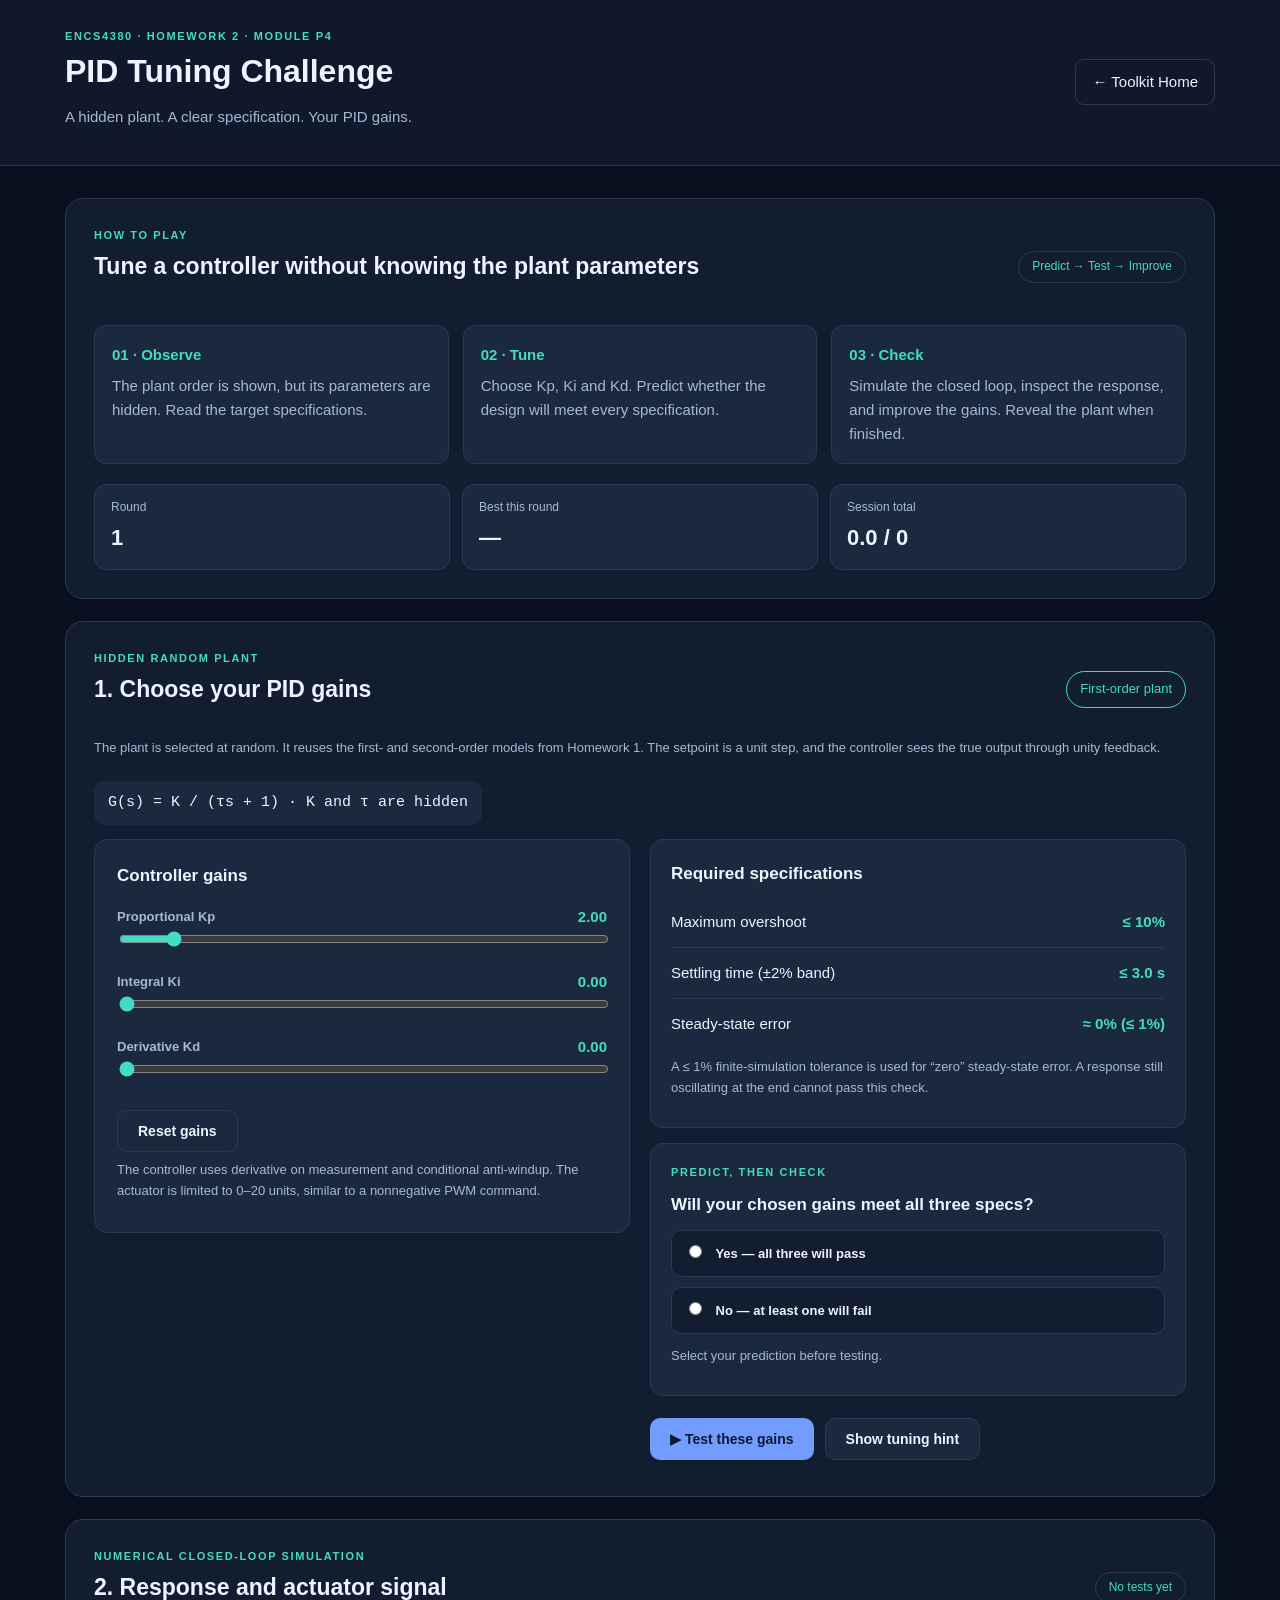
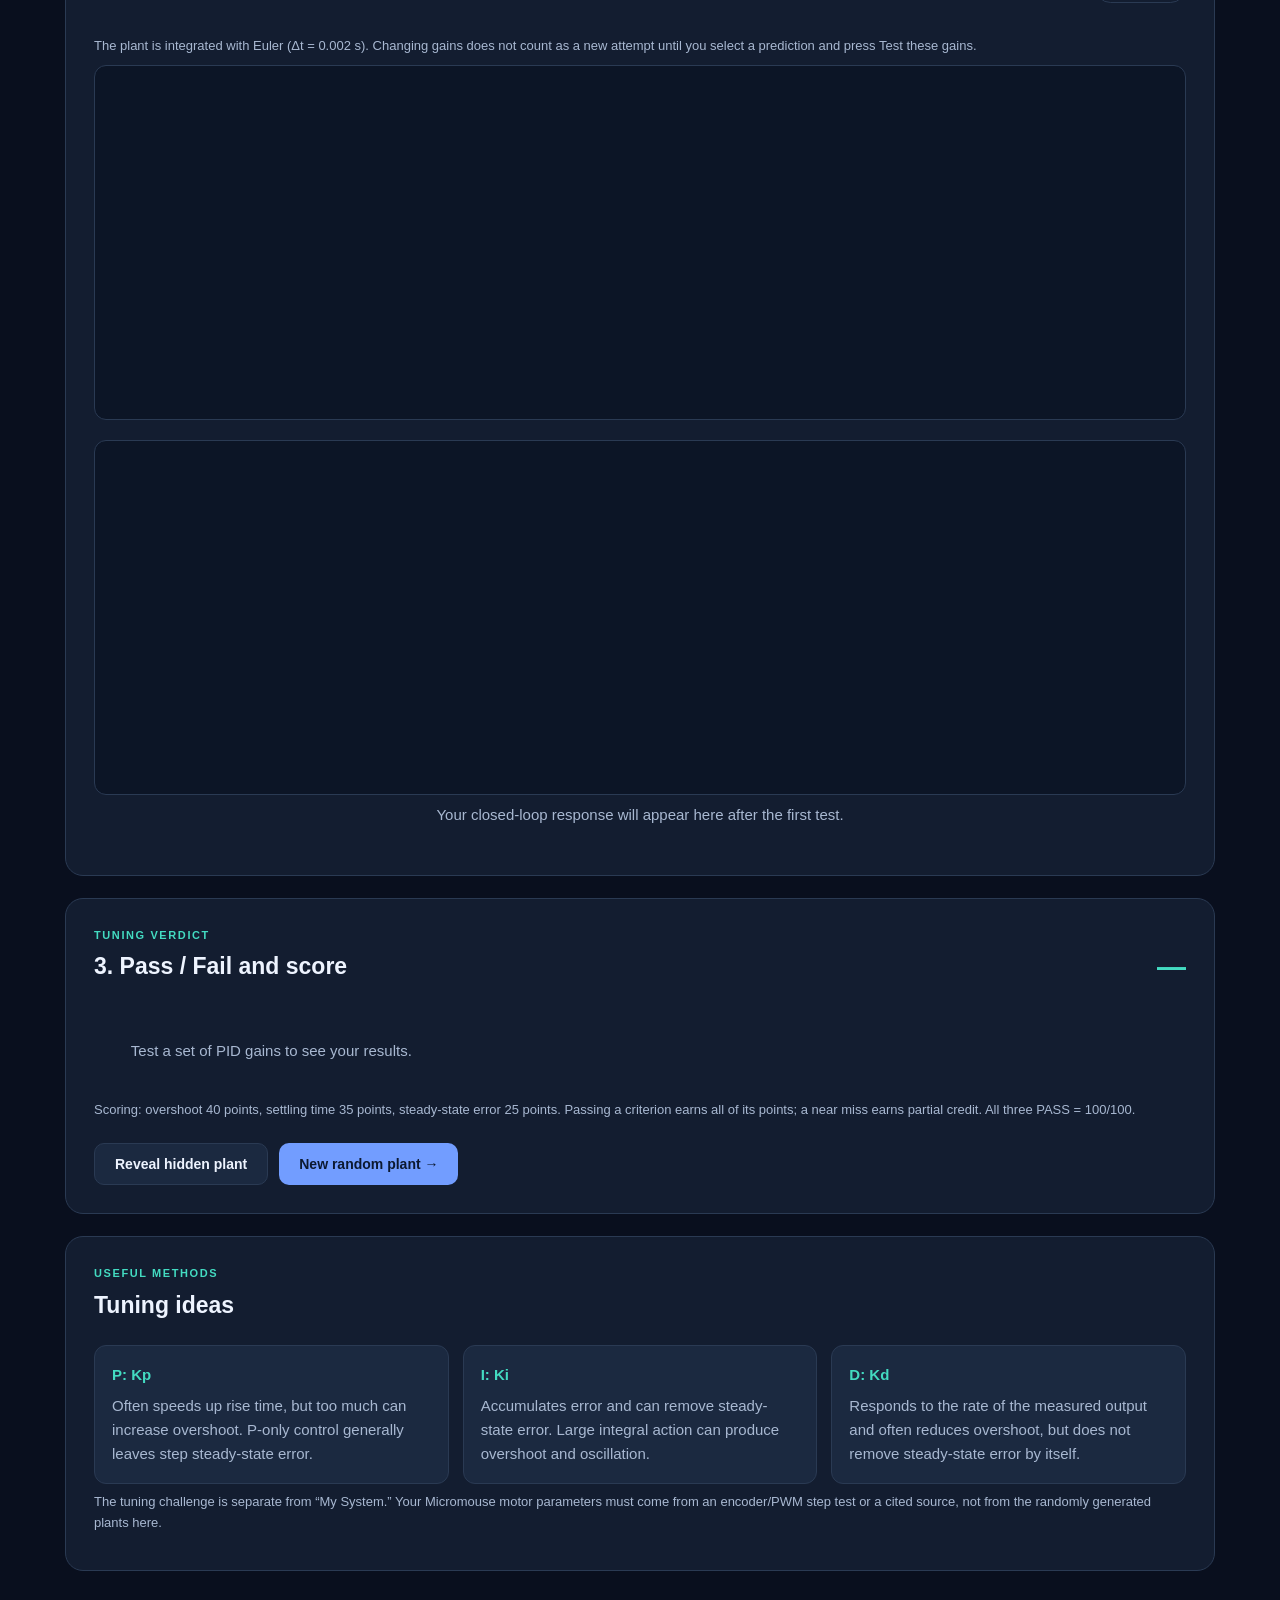
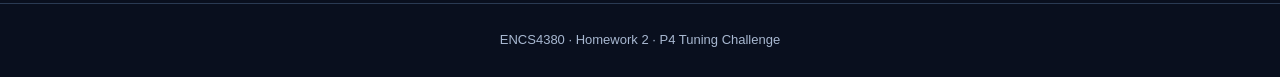
<file: pid-tuning-challenge.html>
<!doctype html>
<html lang="en">
<head>
  <meta charset="utf-8">
  <meta name="viewport" content="width=device-width,initial-scale=1">
  <title>P4: Tuning Challenge | ENCS4380</title>
  <link rel="stylesheet" href="pid-playground.css">
  <link rel="stylesheet" href="pid-tuning-challenge.css">
  <script src="pid-tuning-challenge.js" defer></script>
</head>
<body>
  <header class="site-header">
    <div class="header-inner">
      <div>
        <div class="eyebrow">ENCS4380 · HOMEWORK 2 · MODULE P4</div>
        <h1>PID Tuning Challenge</h1>
        <p>A hidden plant. A clear specification. Your PID gains.</p>
      </div>
      <a class="home-link" href="index.html">← Toolkit Home</a>
    </div>
  </header>

  <main>
    <section class="card" aria-labelledby="introHeading">
      <div class="section-head">
        <div>
          <div class="eyebrow">HOW TO PLAY</div>
          <h2 id="introHeading">Tune a controller without knowing the plant parameters</h2>
        </div>
        <span class="pill">Predict → Test → Improve</span>
      </div>
      <div class="how-grid">
        <div class="how-step"><strong>01 · Observe</strong><p>The plant order is shown, but its parameters are hidden. Read the target specifications.</p></div>
        <div class="how-step"><strong>02 · Tune</strong><p>Choose Kp, Ki and Kd. Predict whether the design will meet every specification.</p></div>
        <div class="how-step"><strong>03 · Check</strong><p>Simulate the closed loop, inspect the response, and improve the gains. Reveal the plant when finished.</p></div>
      </div>
      <div class="session-bar" aria-live="polite">
        <div><span>Round</span><strong id="roundNumber">1</strong></div>
        <div><span>Best this round</span><strong id="bestScore">—</strong></div>
        <div><span>Session total</span><strong id="sessionScore">0 / 0</strong></div>
      </div>
    </section>

    <section class="card" aria-labelledby="tuneHeading">
      <div class="section-head">
        <div>
          <div class="eyebrow">HIDDEN RANDOM PLANT</div>
          <h2 id="tuneHeading">1. Choose your PID gains</h2>
        </div>
        <span class="plant-pill" id="plantTag">Selecting plant…</span>
      </div>
      <p class="note">The plant is selected at random. It reuses the first- and second-order models from Homework 1. The setpoint is a unit step, and the controller sees the true output through unity feedback.</p>
      <p class="model-line" id="modelEquation">G(s) = ?</p>
      <div class="tune-layout">
        <div>
          <div class="gain-box">
            <h3>Controller gains</h3>
            <div class="gain">
              <div class="gain-label"><label for="kp">Proportional Kp</label><output id="kpValue">2.00</output></div>
              <input id="kp" type="range" min="0" max="20" step="0.1" value="2">
            </div>
            <div class="gain">
              <div class="gain-label"><label for="ki">Integral Ki</label><output id="kiValue">0.00</output></div>
              <input id="ki" type="range" min="0" max="20" step="0.1" value="0">
            </div>
            <div class="gain">
              <div class="gain-label"><label for="kd">Derivative Kd</label><output id="kdValue">0.00</output></div>
              <input id="kd" type="range" min="0" max="4" step="0.05" value="0">
            </div>
            <button id="resetGains" type="button" class="secondary">Reset gains</button>
            <p class="note">The controller uses derivative on measurement and conditional anti-windup. The actuator is limited to 0–20 units, similar to a nonnegative PWM command.</p>
          </div>
        </div>
        <div>
          <div class="spec-panel">
            <h3>Required specifications</h3>
            <div class="spec-row"><span>Maximum overshoot</span><strong id="specOvershoot">≤ 10%</strong></div>
            <div class="spec-row"><span>Settling time (±2% band)</span><strong id="specSettling">≤ 3.0 s</strong></div>
            <div class="spec-row"><span>Steady-state error</span><strong id="specError">≈ 0% (≤ 1%)</strong></div>
            <p class="note">A ≤ 1% finite-simulation tolerance is used for “zero” steady-state error. A response still oscillating at the end cannot pass this check.</p>
          </div>
          <div class="predict-box">
            <div class="eyebrow">PREDICT, THEN CHECK</div>
            <h3>Will your chosen gains meet all three specs?</h3>
            <div class="prediction-choices">
              <label><input type="radio" name="prediction" value="pass"> Yes — all three will pass</label>
              <label><input type="radio" name="prediction" value="fail"> No — at least one will fail</label>
            </div>
            <p class="note" id="predictionFeedback" aria-live="polite">Select your prediction before testing.</p>
          </div>
          <div class="actions">
            <button id="testBtn" type="button">▶ Test these gains</button>
            <button id="hintBtn" type="button" class="secondary">Show tuning hint</button>
          </div>
          <p id="hintText" class="hint-result" hidden></p>
          <p id="errorMessage" class="error" role="alert"></p>
        </div>
      </div>
    </section>

    <section class="card" aria-labelledby="responseHeading">
      <div class="section-head">
        <div>
          <div class="eyebrow">NUMERICAL CLOSED-LOOP SIMULATION</div>
          <h2 id="responseHeading">2. Response and actuator signal</h2>
        </div>
        <span class="pill" id="trialLabel">No tests yet</span>
      </div>
      <p class="note">The plant is integrated with Euler (Δt = 0.002 s). Changing gains does not count as a new attempt until you select a prediction and press Test these gains.</p>
      <div class="chart"><canvas id="responseChart" role="img" aria-label="Plant output and setpoint versus time"></canvas></div>
      <div class="chart chart-spaced"><canvas id="controlChart" role="img" aria-label="Control signal versus time with actuator limits"></canvas></div>
      <div id="placeholder" class="empty-message">Your closed-loop response will appear here after the first test.</div>
    </section>

    <section class="card" id="resultsSection" aria-labelledby="resultsHeading">
      <div class="section-head">
        <div>
          <div class="eyebrow">TUNING VERDICT</div>
          <h2 id="resultsHeading">3. Pass / Fail and score</h2>
        </div>
        <strong id="roundScore" class="big-score">—</strong>
      </div>
      <div class="results-grid" id="specResults" aria-live="polite">
        <div class="empty-message">Test a set of PID gains to see your results.</div>
      </div>
      <div class="score-explanation">Scoring: overshoot 40 points, settling time 35 points, steady-state error 25 points. Passing a criterion earns all of its points; a near miss earns partial credit. All three PASS = 100/100.</div>
      <p id="overallVerdict" class="verdict-text" aria-live="polite"></p>
      <div class="actions">
        <button id="revealBtn" type="button" class="secondary" disabled>Reveal hidden plant</button>
        <button id="newPlantBtn" type="button">New random plant →</button>
      </div>
      <div class="reveal-box" id="revealBox" hidden aria-live="polite"></div>
    </section>

    <section class="card" aria-labelledby="methodsHeading">
      <div class="eyebrow">USEFUL METHODS</div>
      <h2 id="methodsHeading">Tuning ideas</h2>
      <div class="methods-grid">
        <div><strong>P: Kp</strong><p>Often speeds up rise time, but too much can increase overshoot. P-only control generally leaves step steady-state error.</p></div>
        <div><strong>I: Ki</strong><p>Accumulates error and can remove steady-state error. Large integral action can produce overshoot and oscillation.</p></div>
        <div><strong>D: Kd</strong><p>Responds to the rate of the measured output and often reduces overshoot, but does not remove steady-state error by itself.</p></div>
      </div>
      <p class="note">The tuning challenge is separate from “My System.” Your Micromouse motor parameters must come from an encoder/PWM step test or a cited source, not from the randomly generated plants here.</p>
    </section>
  </main>

  <footer>ENCS4380 · Homework 2 · P4 Tuning Challenge</footer>
</body>
</html>
</file>
<file: pid-playground.css>
:root {
  --bg: #090f1e;
  --panel: #131d30;
  --panel2: #1b2940;
  --border: #2a3a53;
  --text: #eef4ff;
  --muted: #a8b8d1;
  --primary: #729dff;
  --accent: #43dbc1;
  --danger: #ff7b8d;
}

* {
  box-sizing: border-box;
}

body {
  margin: 0;
  background: var(--bg);
  color: var(--text);
  font: 15px/1.6 "Segoe UI", Arial, sans-serif;
}

.site-header {
  background: #10192b;
  border-bottom: 1px solid var(--border);
}

.header-inner {
  max-width: 1190px;
  margin: auto;
  padding: 28px 20px;
  display: flex;
  justify-content: space-between;
  align-items: center;
  gap: 20px;
}

h1 {
  font-size: 32px;
  margin: 0;
}

h2 {
  font-size: 23px;
  margin: 4px 0 22px;
}

h3 {
  font-size: 17px;
  margin: 0 0 12px;
}

p {
  margin: 8px 0;
  color: var(--muted);
}

.eyebrow {
  font-size: 11px;
  letter-spacing: 1.6px;
  font-weight: 800;
  color: var(--accent);
  text-transform: uppercase;
}

.home-link {
  color: var(--text);
  text-decoration: none;
  border: 1px solid var(--border);
  padding: 10px 16px;
  border-radius: 9px;
  white-space: nowrap;
}

.home-link:hover {
  border-color: var(--accent);
}

main {
  max-width: 1190px;
  margin: 32px auto;
  padding: 0 20px;
  display: grid;
  gap: 22px;
}

.card {
  background: var(--panel);
  border: 1px solid var(--border);
  border-radius: 18px;
  padding: 28px;
  min-width: 0;
}

.section-head {
  display: flex;
  align-items: center;
  justify-content: space-between;
  gap: 16px;
  flex-wrap: wrap;
}

.pill {
  border: 1px solid var(--border);
  border-radius: 24px;
  padding: 5px 13px;
  color: var(--accent);
  font-size: 12px;
}

.fields {
  display: grid;
  grid-template-columns: repeat(2, minmax(0, 1fr));
  gap: 18px;
}

.fields > [hidden] {
  display: none !important;
}

label {
  display: block;
  color: var(--muted);
  font-size: 13px;
  font-weight: 650;
  margin: 0 0 7px;
}

input[type="number"],
select {
  width: 100%;
  padding: 12px 13px;
  background: var(--panel2);
  border: 1px solid var(--border);
  border-radius: 9px;
  color: var(--text);
  font: inherit;
}

input:focus-visible,
select:focus-visible,
button:focus-visible,
a:focus-visible {
  outline: 2px solid var(--accent);
  outline-offset: 3px;
}

.gain-box {
  margin-top: 24px;
  padding: 22px;
  background: var(--panel2);
  border: 1px solid var(--border);
  border-radius: 13px;
}

.gain {
  margin: 16px 0;
}

.gain:last-child {
  margin-bottom: 0;
}

.gain-label {
  display: flex;
  align-items: center;
  justify-content: space-between;
}

.gain-label output {
  color: var(--accent);
  font-weight: 700;
}

input[type="range"] {
  width: 100%;
  accent-color: var(--accent);
  cursor: pointer;
}

.actions {
  display: flex;
  gap: 11px;
  flex-wrap: wrap;
  margin-top: 22px;
}

button {
  background: var(--primary);
  color: #0c1930;
  border: 0;
  border-radius: 10px;
  padding: 12px 20px;
  font-weight: 750;
  font-size: 14px;
  cursor: pointer;
}

button:hover {
  filter: brightness(1.12);
}

button.secondary {
  background: var(--panel2);
  color: var(--text);
  border: 1px solid var(--border);
}

.note {
  font-size: 13px;
}

.error {
  color: var(--danger);
  font-weight: 650;
}

.diagram-scroll {
  overflow-x: auto;
  border-radius: 12px;
  border: 1px solid var(--border);
  background: #0c1526;
  padding: 15px;
}

.diagram-scroll svg {
  display: block;
  width: 100%;
  min-width: 620px;
}

.wires {
  fill: none;
  stroke: var(--accent);
  stroke-width: 2.4;
  marker-end: url(#arrow);
}

.diagram-labels,
.sign {
  fill: var(--text);
  font-size: 18px;
}

.sum {
  fill: var(--panel);
  stroke: var(--accent);
  stroke-width: 2.5;
}

.diagram-block {
  fill: var(--panel2);
  stroke: var(--primary);
  stroke-width: 2;
}

.block-title,
.block-sub,
.feedback-label {
  text-anchor: middle;
  fill: var(--text);
}

.block-title {
  font-size: 18px;
  font-weight: 700;
}

.block-sub {
  font-size: 14px;
  fill: var(--muted);
}

.feedback-label {
  font-size: 15px;
  fill: var(--muted);
}

.chart {
  height: 355px;
  padding: 12px;
  border: 1px solid var(--border);
  background: #0c1526;
  border-radius: 12px;
}

.chart canvas {
  display: block;
  width: 100%;
  height: 100%;
}

.time-choice {
  display: flex;
  align-items: center;
  gap: 12px;
}

.time-choice label {
  margin: 0;
}

.time-choice select {
  width: 115px;
}

.metrics {
  display: grid;
  grid-template-columns: repeat(4, minmax(0, 1fr));
  gap: 14px;
}

.metric {
  background: var(--panel2);
  border: 1px solid var(--border);
  border-radius: 12px;
  padding: 22px 12px;
  text-align: center;
}

.metric span {
  display: block;
  font-size: 13px;
  color: var(--muted);
  margin-bottom: 10px;
}

.metric strong {
  font-size: 25px;
  color: var(--accent);
  overflow-wrap: anywhere;
}

.predict-grid {
  display: grid;
  grid-template-columns: minmax(0, 1fr) auto;
  gap: 14px;
  align-items: end;
}

.predict-actions button {
  white-space: nowrap;
}

.result {
  margin-top: 18px;
  background: var(--panel2);
  border: 1px solid var(--border);
  border-radius: 10px;
  padding: 15px;
  white-space: pre-line;
}

.validation-row {
  border-bottom: 1px solid var(--border);
  padding: 8px 0;
}

.validation-row:last-child {
  border-bottom: 0;
}

.pass {
  color: var(--accent);
  font-weight: 750;
}

.fail {
  color: var(--danger);
  font-weight: 750;
}

footer {
  text-align: center;
  padding: 26px;
  color: var(--muted);
  border-top: 1px solid var(--border);
  margin-top: 30px;
  font-size: 13px;
}

@media (max-width: 760px) {
  .header-inner {
    flex-direction: column;
    align-items: flex-start;
  }

  h1 {
    font-size: 28px;
  }

  .card {
    padding: 20px;
  }

  .metrics {
    grid-template-columns: repeat(2, minmax(0, 1fr));
  }

  .chart {
    height: 285px;
  }

  .predict-grid {
    grid-template-columns: 1fr;
  }

  .predict-actions button {
    width: 100%;
  }
}

@media (max-width: 460px) {
  .fields,
  .metrics {
    grid-template-columns: 1fr;
  }

  .time-choice {
    width: 100%;
  }

  .time-choice select {
    flex: 1;
  }

  .actions button {
    flex: 1;
  }
}
</file>
<file: pid-digital.css>
/* P3 Digital PID styles (ENCS4380 PID Control Toolkit) */

/* ---------- Shared toolkit design (Module 2 style) ---------- */
* {
  box-sizing: border-box;
}

body {
  font-family: "Segoe UI", Arial, sans-serif;
  margin: 0;
  padding: 30px 12px;
  color: #eef4ff;
  background: #090f1e;
  min-height: 100vh;
}

.container {
  max-width: 1000px;
  margin: auto;
  background-color: #131d30;
  padding: 25px;
  border-radius: 22px;
  box-shadow: none;
  border: 1px solid #2a3a53;
}

h1 {
  color: #eef4ff;
  margin-top: 0;
}

h2 {
  color: #eef4ff;
}

h3 {
  margin-top: 0;
  color: #eef4ff;
}

a {
  color: #43dbc1;
}

p {
  color: #a8b8d1;
}

.crumbs {
  font-size: 0.9rem;
  color: #a8b8d1;
  margin: 0 0 8px;
}

.control {
  margin-bottom: 20px;
}

label {
  font-weight: bold;
}

input[type="range"] {
  width: 260px;
  max-width: 60%;
  accent-color: #729dff;
  vertical-align: middle;
}

.value {
  font-weight: bold;
  color: #729dff;
}

.infoBox {
  background-color: #1b2940;
  padding: 15px;
  margin-top: 15px;
  border-radius: 14px;
  line-height: 1.8;
}

.predictBox {
  background-color: #1b2940;
  border: 2px dashed #43dbc1;
  padding: 15px;
  margin-top: 25px;
  border-radius: 14px;
}

.calcBox {
  background-color: #1b2940;
  padding: 15px;
  margin-top: 25px;
  border-radius: 14px;
}

.validationBox {
  background-color: #1b2940;
  padding: 15px;
  margin-top: 25px;
  border-radius: 14px;
}

button {
  padding: 8px 18px;
  cursor: pointer;
  margin-top: 10px;
  border: none;
  border-radius: 999px;
  background-color: #729dff;
  color: #0c1930;
  font-weight: bold;
  font-family: inherit;
}

button:hover {
  background-color: #43dbc1;
}

input[type="text"],
input[type="number"],
select {
  padding: 7px;
  border: 2px solid #2a3a53;
  border-radius: 10px;
  font-family: inherit;
  color: #eef4ff;
  background: #1b2940;
}

input[type="text"] {
  width: 300px;
  max-width: 90%;
}

input[type="number"] {
  width: 110px;
}

.tableWrap {
  overflow-x: auto;
}

table {
  width: 100%;
  border-collapse: collapse;
  margin-top: 10px;
}

th,
td {
  border: 1px solid #2a3a53;
  padding: 10px;
  text-align: center;
}

th {
  background-color: #1b2940;
}

.pass {
  color: #43dbc1;
  font-weight: bold;
}

.fail {
  color: #ff7b8d;
  font-weight: bold;
}

footer {
  margin-top: 30px;
  font-size: 0.85rem;
  color: #a8b8d1;
  text-align: center;
}

@media (max-width: 600px) {
  body {
    padding: 0;
  }

  .container {
    border-radius: 0;
    padding: 16px;
  }

  input[type="range"] {
    width: 100%;
    max-width: 100%;
  }
}

/* ---------- P3 layout ---------- */
.lede {
  max-width: 72ch;
  line-height: 1.6;
}

.formulaBox {
  background: #1b2940;
  border-radius: 14px;
  padding: 12px 16px;
  margin: 14px 0 20px;
  font-size: 1.05rem;
  overflow-x: auto;
  white-space: nowrap;
}

.instrument {
  display: grid;
  grid-template-columns: 290px minmax(0, 1fr);
  gap: 18px;
  align-items: start;
}

@media (max-width: 860px) {
  .instrument {
    grid-template-columns: 1fr;
  }
}

.controls {
  background: #131d30;
  border: 1px solid #2a3a53;
  border-radius: 14px;
  padding: 16px;
}

.controls h3 {
  font-size: 1rem;
  margin: 14px 0 6px;
}

.controls h3:first-child {
  margin-top: 0;
}

.slider {
  margin-bottom: 10px;
}

.slider label {
  display: flex;
  justify-content: space-between;
  align-items: baseline;
  gap: 8px;
  font-size: 0.93rem;
}

.slider output {
  color: #729dff;
  font-weight: bold;
  white-space: nowrap;
}

.controls input[type="range"] {
  width: 100%;
  max-width: 100%;
  margin: 4px 0 0;
}

.seg {
  display: flex;
  flex-wrap: wrap;
  gap: 6px;
  margin-bottom: 10px;
}

.seg button {
  flex: 1 1 auto;
  margin: 0;
  background: #1b2940;
  color: #43dbc1;
  padding: 7px 6px;
  font-size: 0.9rem;
}

.motorNote {
  background: #1b2940;
  border-radius: 12px;
  padding: 8px 10px;
  font-size: 0.85rem;
  margin: 0 0 10px;
}

.motorNote[hidden] {
  display: none;
}

/* ---------- Micromouse section ---------- */
.motorSection {
  background: #1b2940;
  border-radius: 14px;
  padding: 16px 18px;
}

.motorSection h3 {
  margin: 18px 0 6px;
}

.mmInputs {
  display: flex;
  flex-wrap: wrap;
  gap: 10px 24px;
  margin: 10px 0 4px;
}

.mmInputs label {
  font-weight: bold;
  font-size: 0.93rem;
}

.mmInputs input {
  margin-left: 6px;
  width: 90px;
}

textarea#logIn {
  width: 100%;
  min-height: 120px;
  padding: 10px;
  border: 2px solid #2a3a53;
  border-radius: 12px;
  font:
    13px/1.4 Consolas,
    "Courier New",
    monospace;
  color: #eef4ff;
  background: #1b2940;
  resize: vertical;
}

.btnRow {
  display: flex;
  gap: 8px;
  flex-wrap: wrap;
  align-items: center;
}

.btnRow button {
  margin-top: 8px;
}

#fitOut[hidden],
#useFit[hidden],
#fitPlotBox[hidden] {
  display: none;
}

#plotFit {
  width: 100%;
  height: 280px;
}

.seg button[aria-pressed="true"] {
  background: #729dff;
  color: #0c1930;
}

.checks {
  display: grid;
  gap: 6px;
  font-size: 0.92rem;
  margin-top: 8px;
}

.checks label {
  display: flex;
  gap: 8px;
  align-items: center;
  font-weight: normal;
  cursor: pointer;
}

.checks input {
  accent-color: #729dff;
  width: 16px;
  height: 16px;
  flex-shrink: 0;
}

.awRow {
  background: #1b2940;
  border: 2px dashed #43dbc1;
  border-radius: 12px;
  padding: 8px 10px;
}

.warn {
  background: #1b2940;
  border-radius: 12px;
  padding: 8px 10px;
  font-size: 0.88rem;
  margin-top: 8px;
}

.warn[hidden] {
  display: none;
}

.plotBox {
  background: #1b2940;
  border: 1px solid #2a3a53;
  border-radius: 14px;
  padding: 8px;
  margin-bottom: 14px;
  min-width: 0;
}

.plot {
  width: 100%;
  height: 330px;
}

@media (max-width: 600px) {
  .plot {
    height: 290px;
  }
}

.readout {
  margin-top: 10px;
}

.readout td:first-child {
  text-align: left;
}

.verdict {
  border-radius: 12px;
  padding: 9px 12px;
  margin-top: 10px;
  font-size: 0.95rem;
}

.verdict.good {
  background: #1b2940;
  color: #43dbc1;
}

.verdict.meh {
  background: #1b2940;
  color: #ffd36b;
}

.verdict.bad {
  background: #1b2940;
  color: #ff7b8d;
}

section {
  margin-top: 30px;
}

.note {
  color: #a8b8d1;
  font-size: 0.9rem;
  margin: 6px 0 0;
}

/* ---------- Predict, then check quiz ---------- */
.quizTop {
  display: flex;
  justify-content: space-between;
  color: #a8b8d1;
  font-size: 0.9rem;
}

.quizQ {
  color: #eef4ff;
  font-weight: bold;
  margin: 8px 0 12px;
}

.quizOpts {
  display: grid;
  gap: 8px;
  margin-bottom: 4px;
}

.quizOpts label {
  display: flex;
  gap: 10px;
  align-items: flex-start;
  font-weight: normal;
  background: #1b2940;
  border: 2px solid #2a3a53;
  border-radius: 12px;
  padding: 9px 12px;
  cursor: pointer;
}

.quizOpts input {
  margin-top: 4px;
  accent-color: #729dff;
}

.quizOpts label.right {
  border-color: #43dbc1;
  background: #1b2940;
}

.quizOpts label.wrong {
  border-color: #ff7b8d;
  background: #1b2940;
}

.quizButtons {
  display: flex;
  gap: 8px;
  flex-wrap: wrap;
}

button:disabled {
  opacity: 0.45;
  cursor: not-allowed;
}

button:disabled:hover {
  background-color: #729dff;
}

button.secondary {
  background: #1b2940;
  color: #43dbc1;
  border: 2px solid #43dbc1;
}

button.secondary:hover {
  background: #24344f;
}

#quizExplain {
  margin: 12px 0 0;
}

/* ---------- Arduino code ---------- */
.codeHead {
  display: flex;
  justify-content: space-between;
  align-items: center;
  gap: 10px;
  flex-wrap: wrap;
}

.codeHead h3 {
  margin: 0;
}

.codeHead button {
  margin: 0;
}

pre.code {
  background: #0c1526;
  color: #eef4ff;
  border-radius: 14px;
  padding: 14px 16px;
  margin: 10px 0 0;
  overflow-x: auto;
  font:
    13px/1.5 Consolas,
    "Courier New",
    monospace;
  tab-size: 2;
}

pre.code .c {
  color: #7f93b3;
}

#copyMsg,
.copyMsg {
  color: #43dbc1;
  font-weight: bold;
  font-size: 0.9rem;
}
</file>
<file: pid-slow-sensor.css>
/* Extra styles for P2. Load after pid-playground.css (shared with P1). */

.model-text {
  margin: 0;
  padding: 12px 13px;
  background: var(--panel2);
  border: 1px solid var(--border);
  border-radius: 9px;
  color: var(--text);
}

.sensor-box {
  border-color: #ffb86b;
}

.sensor-box .gain-label output {
  color: #ffb86b;
}

.sensor-box input[type="range"] {
  accent-color: #ffb86b;
}

.sensor-block {
  stroke: #ffb86b;
}

.sensor-label {
  fill: #ffb86b;
}

.stability {
  margin-top: 16px;
  display: grid;
  grid-template-columns: repeat(5, minmax(0, 1fr));
  gap: 14px;
}

.stab-item {
  background: var(--panel2);
  border: 1px solid var(--border);
  border-radius: 12px;
  padding: 16px 12px;
  text-align: center;
}

.stab-item span {
  display: block;
  font-size: 13px;
  color: var(--muted);
  margin-bottom: 8px;
}

.stab-item strong {
  font-size: 18px;
  color: var(--text);
}

.badge {
  display: inline-block;
  padding: 3px 10px;
  border-radius: 20px;
  font-size: 14px !important;
}

.badge.ok {
  color: var(--accent);
  border: 1px solid var(--accent);
}

.badge.warn {
  color: #ffd36b;
  border: 1px solid #ffd36b;
}

.badge.bad {
  color: var(--danger);
  border: 1px solid var(--danger);
}

.math {
  margin-top: 18px;
  background: var(--panel2);
  border: 1px solid var(--border);
  border-radius: 10px;
  padding: 12px 15px;
}

.math summary {
  cursor: pointer;
  font-weight: 650;
}

.formula {
  font-family: Consolas, "Courier New", monospace;
  color: var(--text);
  overflow-x: auto;
  white-space: nowrap;
  padding: 6px 0;
}

.table-scroll {
  overflow-x: auto;
  margin-top: 18px;
}

table.sweep {
  width: 100%;
  min-width: 600px;
  border-collapse: collapse;
  font-size: 14px;
}

table.sweep th,
table.sweep td {
  padding: 9px 10px;
  border-bottom: 1px solid var(--border);
  text-align: center;
}

table.sweep th {
  color: var(--muted);
  font-weight: 650;
  font-size: 13px;
}

table.sweep tr.current {
  background: rgba(114, 157, 255, 0.14);
}

@media (max-width: 760px) {
  .stability {
    grid-template-columns: repeat(2, minmax(0, 1fr));
  }
}

@media (max-width: 460px) {
  .stability {
    grid-template-columns: 1fr;
  }
}
</file>
<file: pid-tuning-challenge.css>
.how-grid, .methods-grid { display:grid; grid-template-columns:repeat(3,minmax(0,1fr)); gap:14px; margin-top:18px; }
.how-step, .methods-grid > div { background:var(--panel2); border:1px solid var(--border); border-radius:12px; padding:17px; }
.how-step strong,.methods-grid strong { color:var(--accent); }
.how-step p, .methods-grid p { margin:7px 0 0; }
.session-bar { display:grid; grid-template-columns:repeat(3,minmax(0,1fr)); gap:12px; margin-top:20px; }
.session-bar > div { border:1px solid var(--border); background:var(--panel2); border-radius:12px; padding:13px 16px; }
.session-bar span { display:block; font-size:12px; color:var(--muted); }
.session-bar strong { display:block; margin-top:3px; font-size:22px; color:var(--text); }
.plant-pill { padding:7px 13px; border:1px solid var(--accent); border-radius:20px; color:var(--accent); font-size:13px; }
.model-line { display:inline-block; padding:10px 14px; margin:14px 0; color:var(--text); font-family:Consolas, monospace; background:var(--panel2); border-radius:10px; }
.tune-layout { display:grid; grid-template-columns:minmax(0,1fr) minmax(0,1fr); gap:20px; align-items:start; }
.tune-layout .gain-box { margin-top:0; }
.gain-label label { margin:0; }
.gain-box button { margin-top:10px; }
.spec-panel, .predict-box { background:var(--panel2); border:1px solid var(--border); border-radius:13px; padding:20px; }
.spec-panel h3 { margin-bottom:10px; }
.spec-row { display:flex; gap:12px; justify-content:space-between; padding:13px 0; border-bottom:1px solid var(--border); }
.spec-row strong { color:var(--accent); white-space:nowrap; }
.spec-row:last-of-type { border-bottom:0; }
.predict-box { margin-top:15px; }
.predict-box h3 { margin-top:10px; }
.prediction-choices { display:grid; gap:10px; margin:12px 0; }
.prediction-choices label { padding:11px 12px; background:var(--panel); border:1px solid var(--border); border-radius:10px; margin:0; cursor:pointer; color:var(--text); }
.prediction-choices input { margin-right:10px; accent-color:var(--accent); }
.hint-result { margin-top:14px; background:var(--panel2); border-left:4px solid var(--accent); padding:13px 15px; border-radius:8px; }
.chart-spaced { margin-top:20px; }
.empty-message { padding:20px; text-align:center; color:var(--muted); }
#placeholder { margin-top:-12px; }
.results-grid { display:grid; grid-template-columns:repeat(3,minmax(0,1fr)); gap:14px; margin-top:12px; }
.result-item { padding:18px; border-radius:13px; background:var(--panel2); border:1px solid var(--border); }
.result-item h3 { font-size:16px; margin:2px 0 12px; }
.result-item p { margin:7px 0; }
.result-item .status-line { font-weight:700; display:inline-block; border-radius:20px; padding:3px 10px; margin-top:6px; }
.result-item.good .status-line { color:var(--accent); border:1px solid var(--accent); }
.result-item.bad .status-line { color:var(--danger); border:1px solid var(--danger); }
.result-item .points { display:block; margin-top:12px; font-size:13px; color:var(--muted); }
.result-item .metric-data { color:var(--text); font-size:21px; font-weight:800; }
.big-score { font-size:29px; color:var(--accent); }
.score-explanation { font-size:13px; color:var(--muted); margin:17px 0 0; }
.verdict-text { font-weight:700; font-size:16px; margin-top:15px; }
.verdict-text.success { color:var(--accent); }
.verdict-text.warning { color:var(--danger); }
.reveal-box { background:var(--panel2); border:1px solid var(--border); border-radius:12px; margin-top:18px; padding:17px; line-height:1.8; }
.reveal-box strong { color:var(--accent); }
@media(max-width:800px) { .tune-layout {grid-template-columns:1fr;} .results-grid { grid-template-columns:1fr; } }
@media(max-width:650px) { .how-grid, .methods-grid { grid-template-columns:1fr; } .session-bar { grid-template-columns:1fr; } .spec-row { flex-wrap:wrap; } }
</file>
